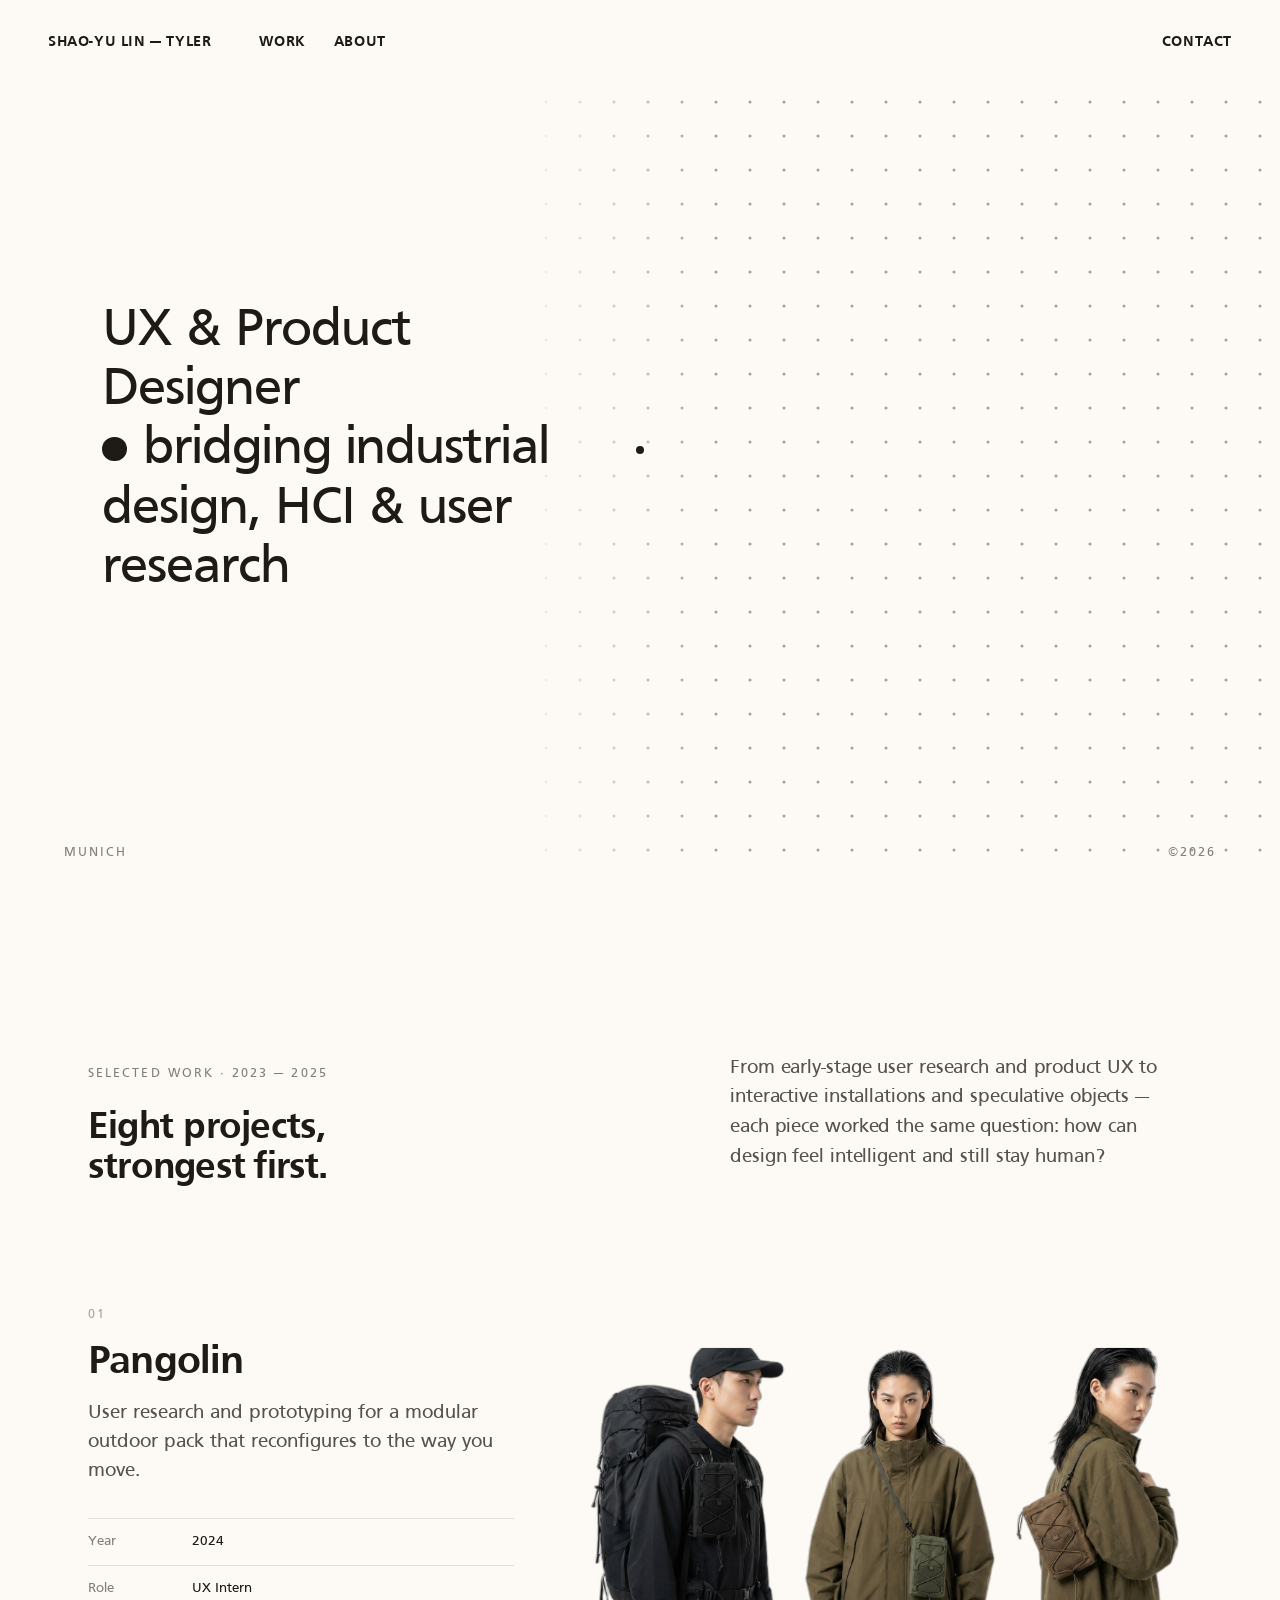
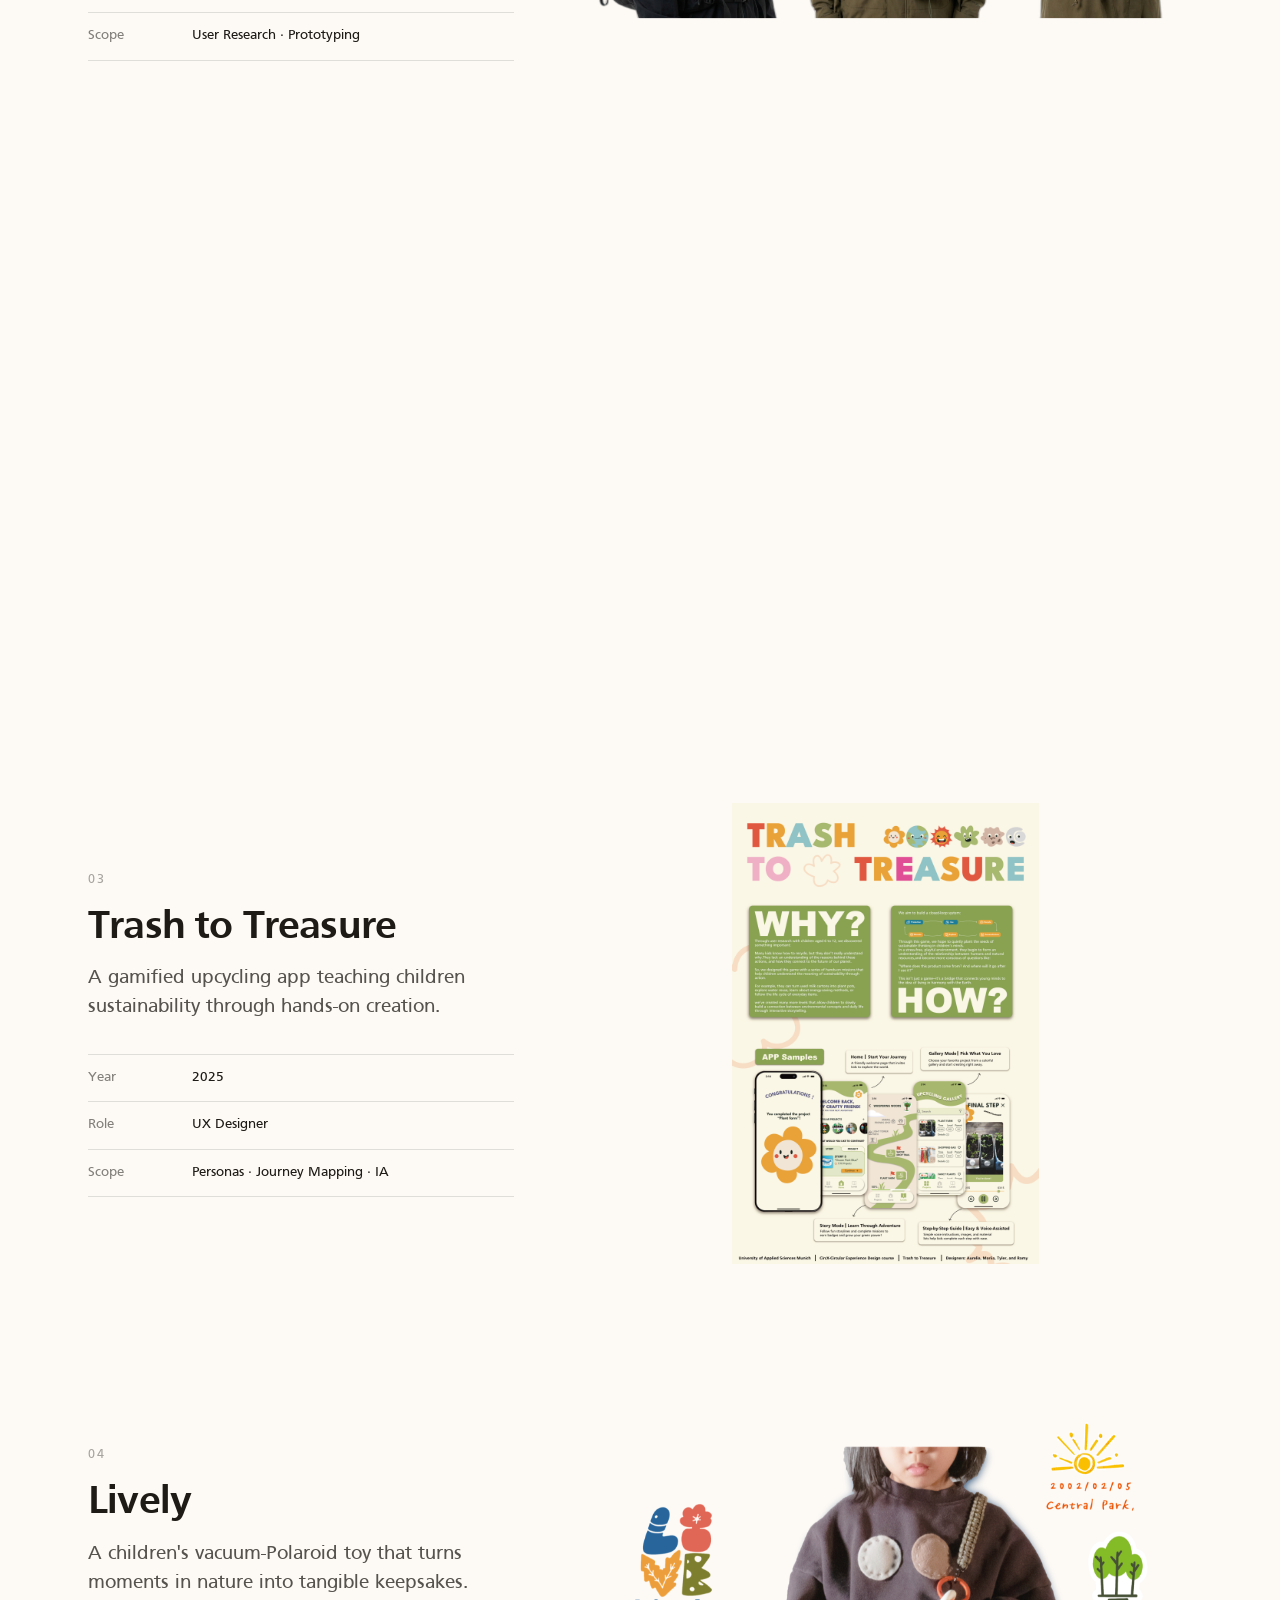
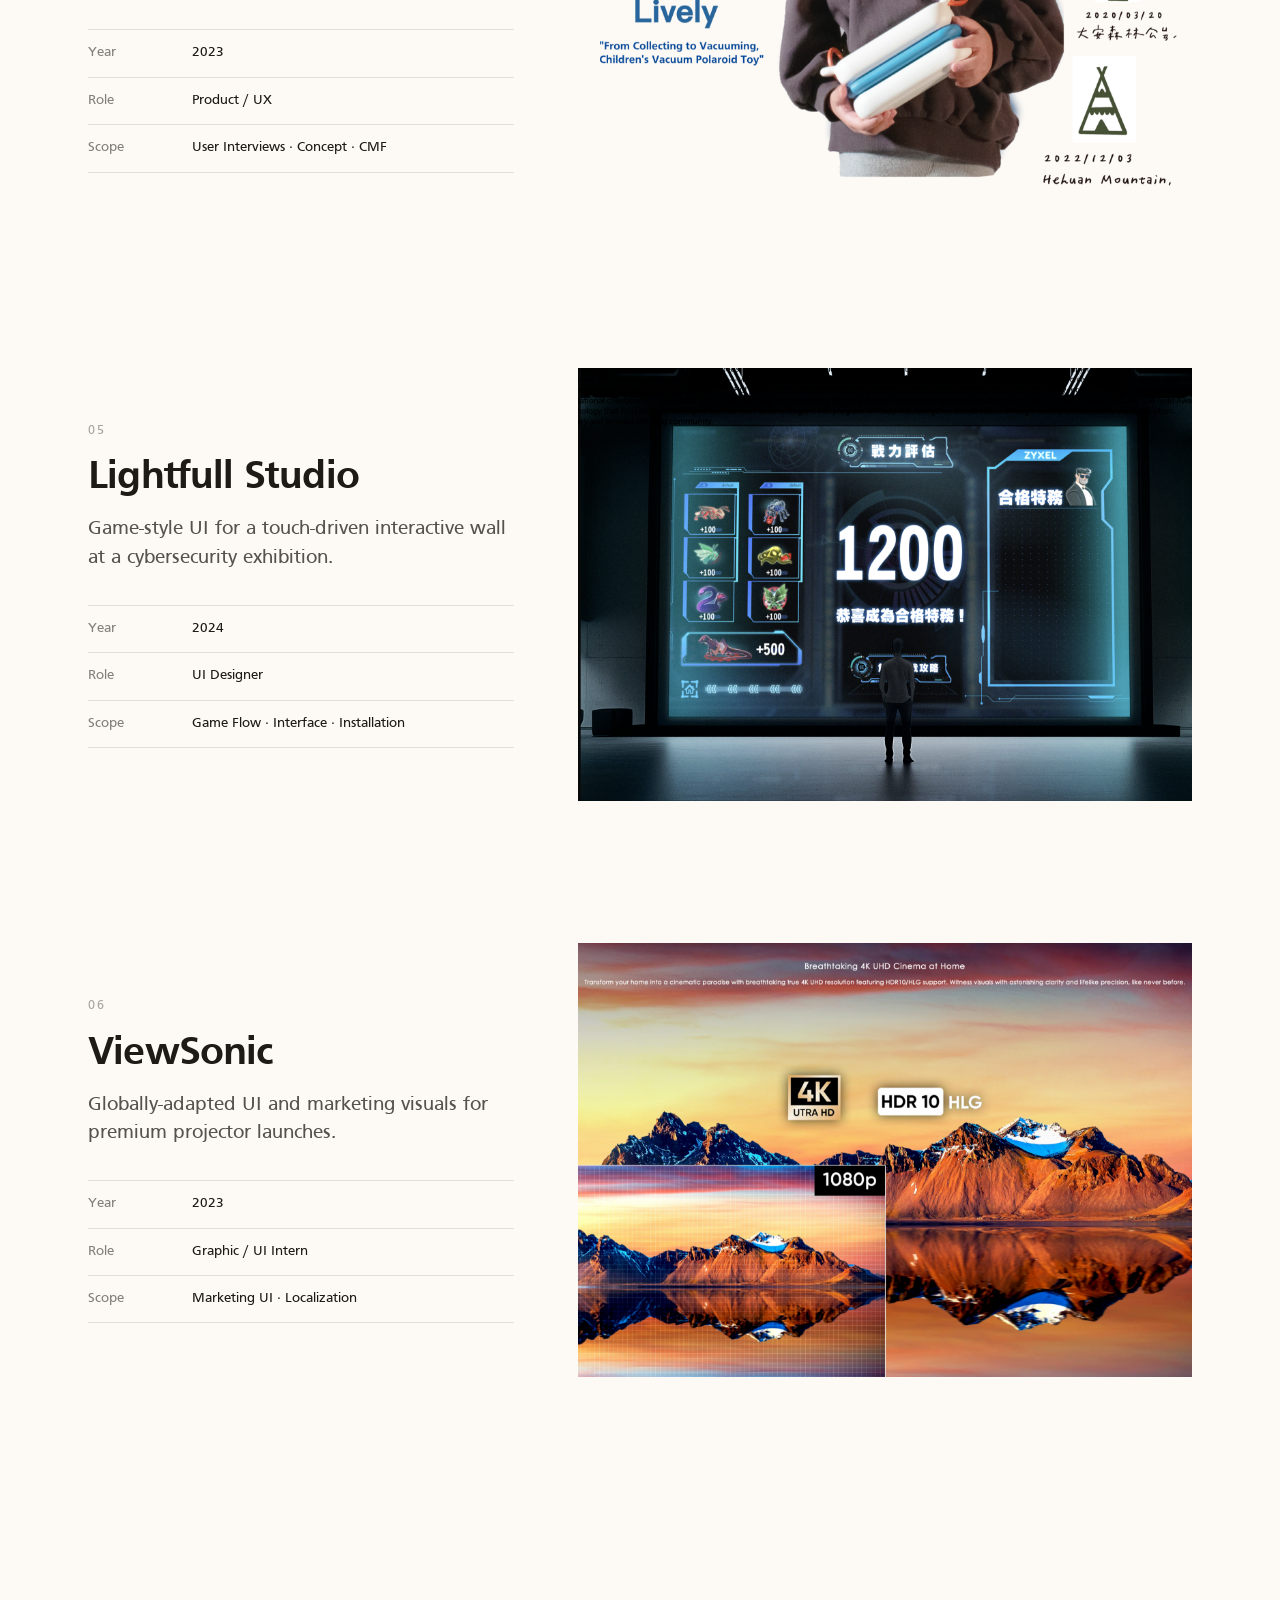
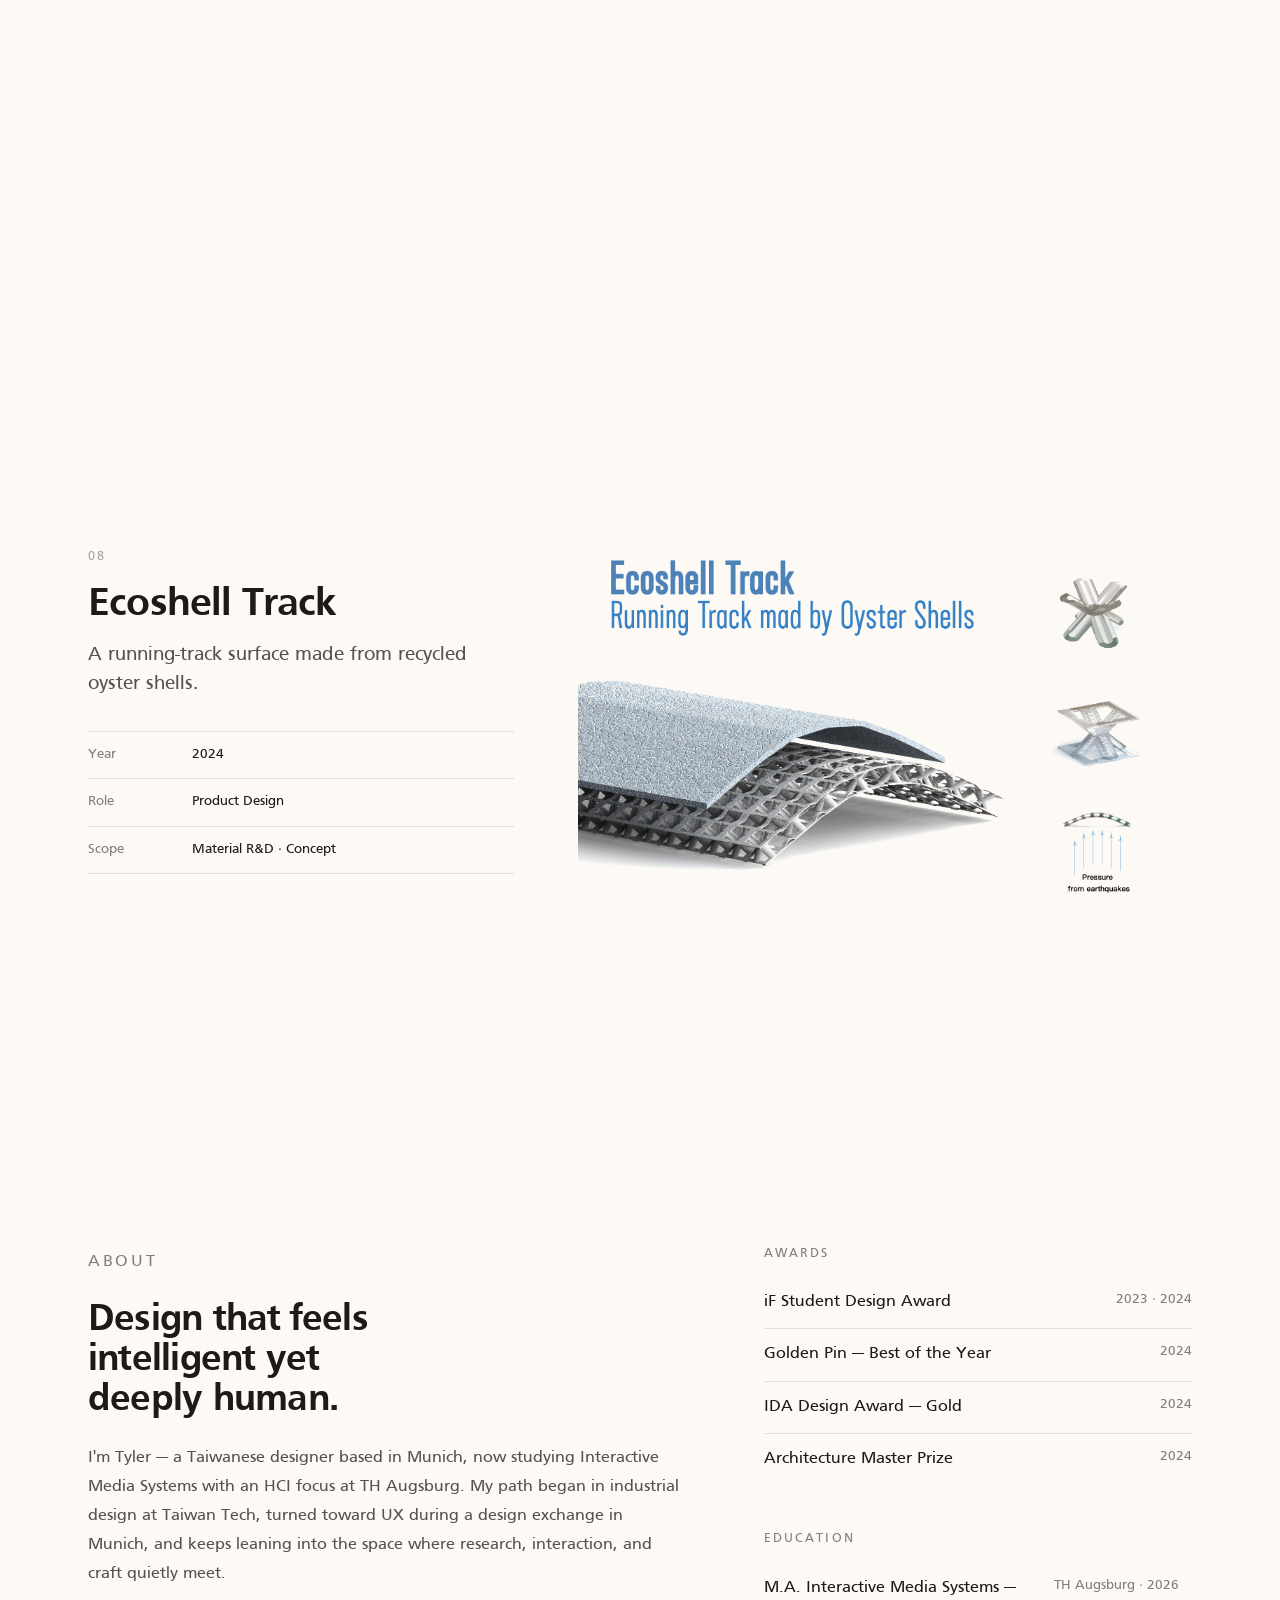
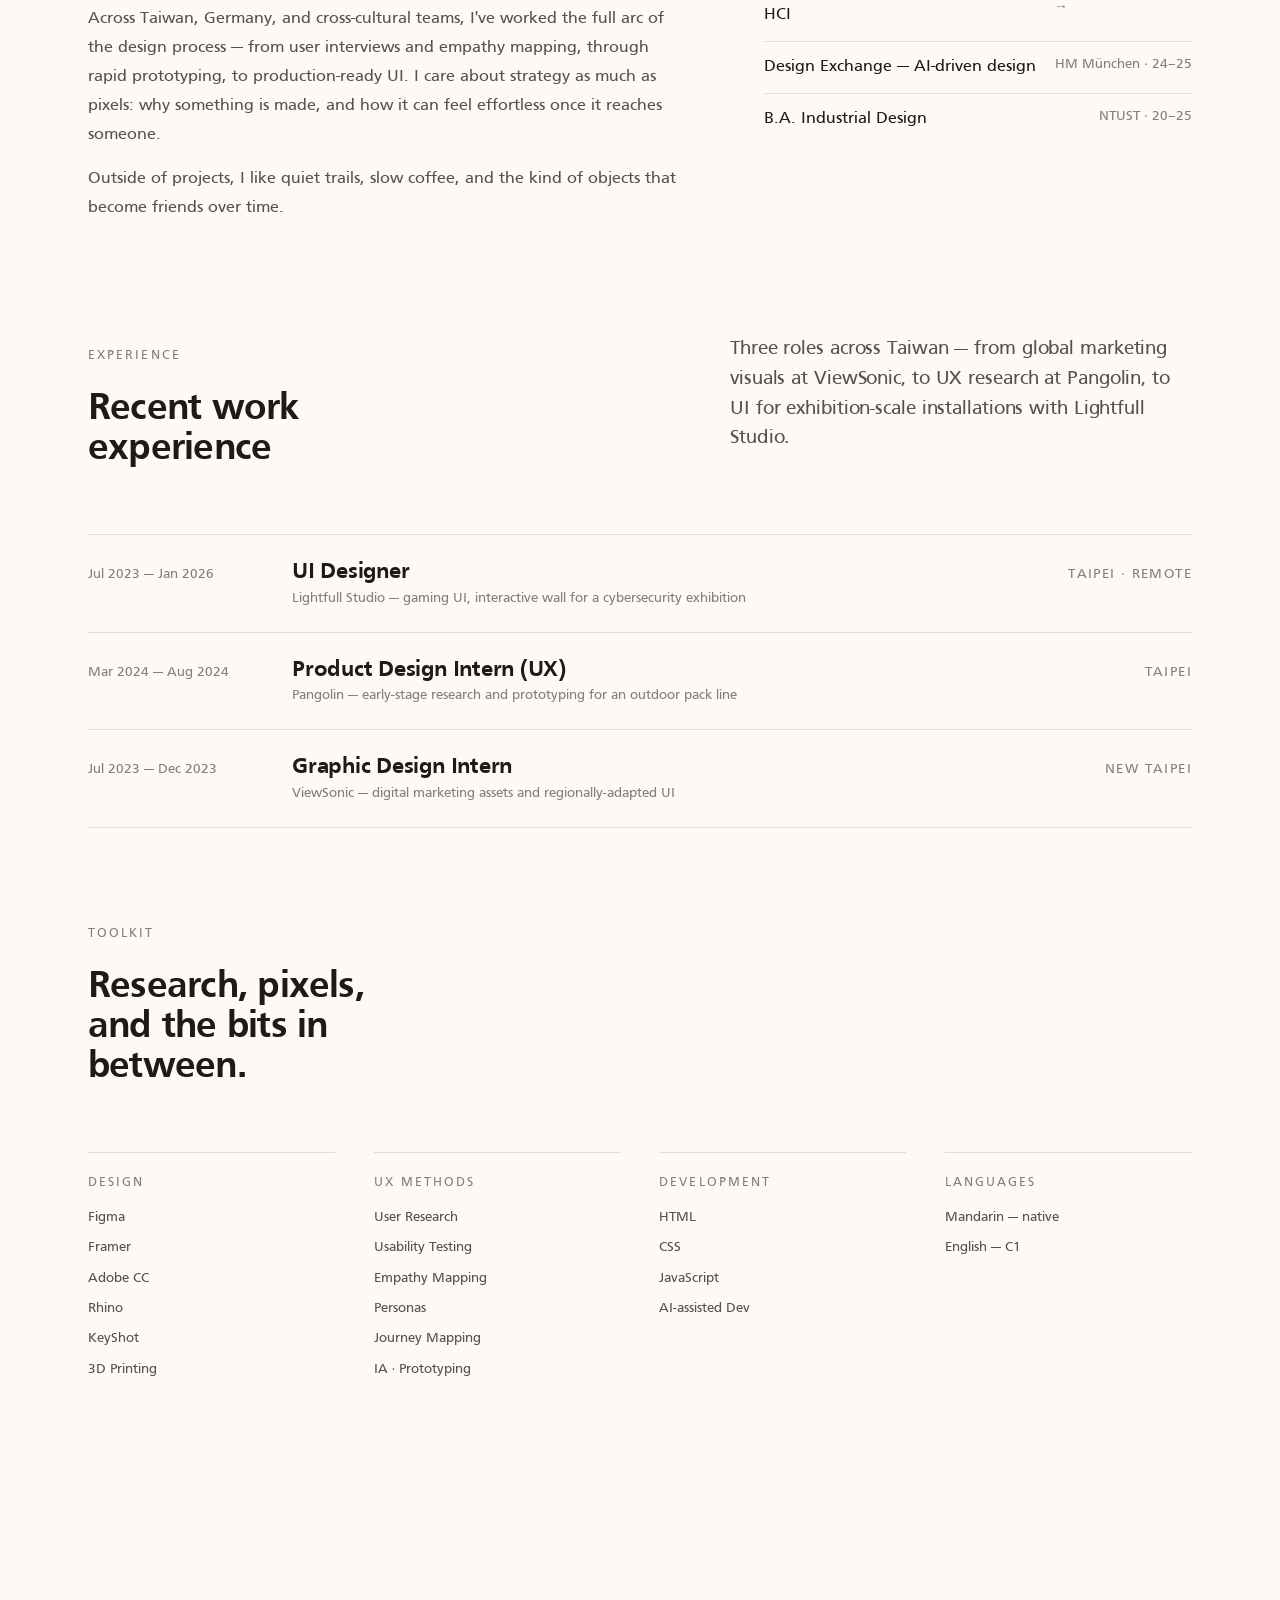
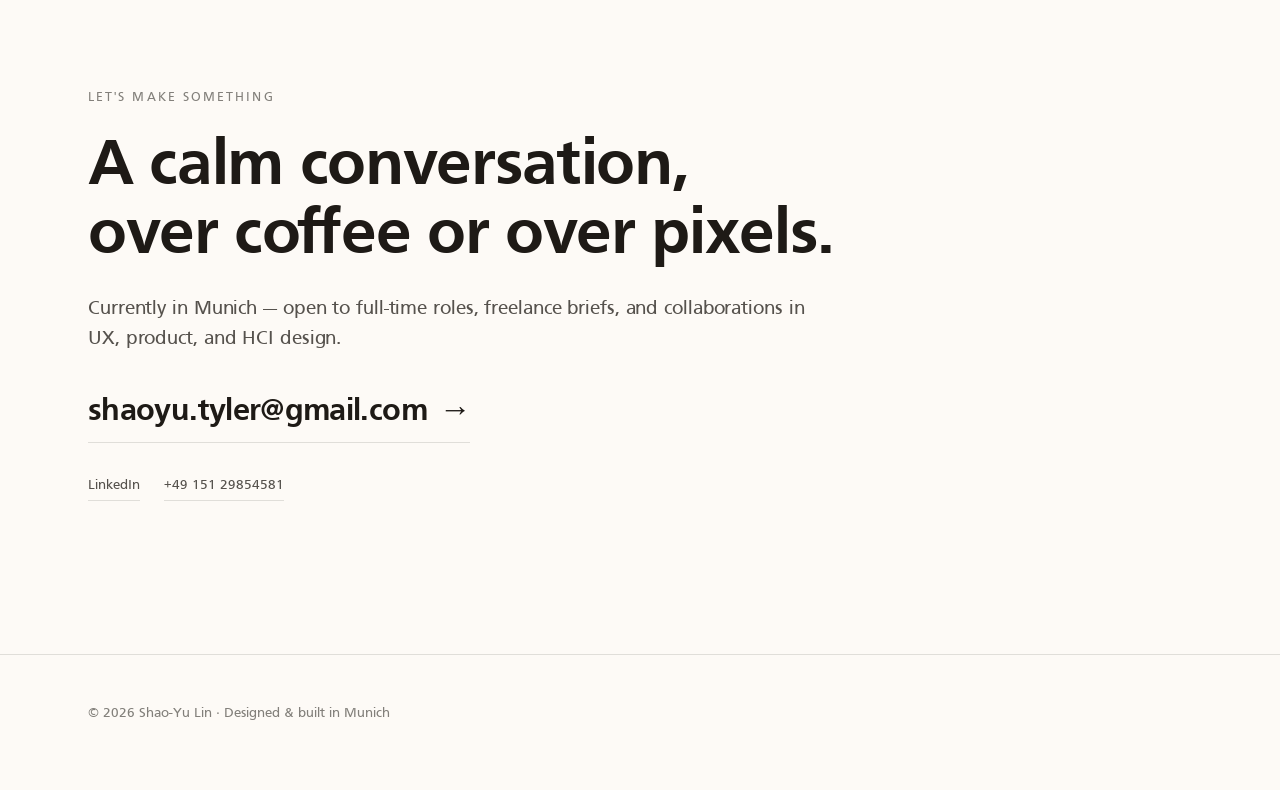
<file: index.html>
<!DOCTYPE html>
<html lang="en">
<head>
  <meta charset="UTF-8" />
  <meta name="viewport" content="width=device-width, initial-scale=1.0" />
  <title>Shao-Yu Lin — UX & Product Designer</title>
  <meta name="description" content="Portfolio of Shao-Yu Lin (Tyler) — UX & product designer based in Munich, bridging industrial design, HCI, and user research." />
  <link rel="stylesheet" href="assets/css/styles.css" />
</head>
<body>
  <div class="cursor" aria-hidden="true"><div class="cursor__inner"><span class="cursor__label">↗</span></div></div>

  <!-- Nav -->
  <nav class="nav">
    <a href="#top" class="nav__brand">Shao-Yu Lin — Tyler</a>
    <div class="nav__links">
      <a href="#work">Work</a>
      <a href="#about">About</a>
    </div>
    <a href="#contact" class="nav__contact">Contact</a>
  </nav>

  <main id="top">
    <!-- Hero -->
    <section class="hero">
      <canvas class="hero__particles" aria-hidden="true"></canvas>
      <h1 class="hero__statement reveal">UX &amp; Product Designer<br /><span class="hero__dot" aria-hidden="true"></span>bridging industrial design, HCI &amp; user research</h1>
      <span class="hero__corner hero__corner--left">Munich</span>
      <span class="hero__corner hero__corner--right">©2026</span>
    </section>

    <!-- Work -->
    <section class="section" id="work">
      <div class="wrap">
        <header class="section__head reveal">
          <div>
            <p class="eyebrow">Selected Work · 2023 — 2025</p>
            <h2>Eight projects,<br />strongest first.</h2>
          </div>
          <p class="lede">
            From early-stage user research and product UX to interactive installations and speculative objects — each piece worked the same question: how can design feel intelligent and still stay human?
          </p>
        </header>

        <div class="work-list">

          <a class="work-item reveal" href="projects/pangolin.html" data-cursor="view">
            <div class="work-item__info">
              <p class="work-item__index">01</p>
              <h3 class="work-item__name">Pangolin</h3>
              <p class="work-item__desc">User research and prototyping for a modular outdoor pack that reconfigures to the way you move.</p>
              <dl class="work-item__specs">
                <div><dt>Year</dt><dd>2024</dd></div>
                <div><dt>Role</dt><dd>UX Intern</dd></div>
                <div><dt>Scope</dt><dd>User Research · Prototyping</dd></div>
              </dl>
            </div>
            <div class="work-item__media">
              <img src="assets/images/projects/pangolin/cover.png" alt="Pangolin — modular outdoor pack UX research" loading="lazy" />
            </div>
          </a>

          <a class="work-item reveal" href="projects/hikari.html" data-cursor="view">
            <div class="work-item__info">
              <p class="work-item__index">02</p>
              <h3 class="work-item__name">Hikari</h3>
              <p class="work-item__desc">A biometric smart-ring service turning Gen Z stress into self-awareness and healthier habits.</p>
              <dl class="work-item__specs">
                <div><dt>Year</dt><dd>2025</dd></div>
                <div><dt>Role</dt><dd>Research · Industrial Design</dd></div>
                <div><dt>Scope</dt><dd>Research · Service Design · Hi-fi Prototype</dd></div>
              </dl>
            </div>
            <div class="work-item__media">
              <img src="assets/images/projects/hikari/cover.png" alt="Hikari — stress-relief smart-ring service for Gen Z" loading="lazy" />
            </div>
          </a>

          <a class="work-item reveal" href="projects/trash-to-treasure.html" data-cursor="view">
            <div class="work-item__info">
              <p class="work-item__index">03</p>
              <h3 class="work-item__name">Trash to Treasure</h3>
              <p class="work-item__desc">A gamified upcycling app teaching children sustainability through hands-on creation.</p>
              <dl class="work-item__specs">
                <div><dt>Year</dt><dd>2025</dd></div>
                <div><dt>Role</dt><dd>UX Designer</dd></div>
                <div><dt>Scope</dt><dd>Personas · Journey Mapping · IA</dd></div>
              </dl>
            </div>
            <div class="work-item__media">
              <img src="assets/images/projects/trash-to-treasure/cover.png" alt="Trash to Treasure — children's upcycling app" loading="lazy" />
            </div>
          </a>

          <a class="work-item reveal" href="projects/lively.html" data-cursor="view">
            <div class="work-item__info">
              <p class="work-item__index">04</p>
              <h3 class="work-item__name">Lively</h3>
              <p class="work-item__desc">A children's vacuum-Polaroid toy that turns moments in nature into tangible keepsakes.</p>
              <dl class="work-item__specs">
                <div><dt>Year</dt><dd>2023</dd></div>
                <div><dt>Role</dt><dd>Product / UX</dd></div>
                <div><dt>Scope</dt><dd>User Interviews · Concept · CMF</dd></div>
              </dl>
            </div>
            <div class="work-item__media">
              <img src="assets/images/projects/lively/cover.png" alt="Lively — children's vacuum-Polaroid toy" loading="lazy" />
            </div>
          </a>

          <a class="work-item reveal" href="projects/lightfull.html" data-cursor="view">
            <div class="work-item__info">
              <p class="work-item__index">05</p>
              <h3 class="work-item__name">Lightfull Studio</h3>
              <p class="work-item__desc">Game-style UI for a touch-driven interactive wall at a cybersecurity exhibition.</p>
              <dl class="work-item__specs">
                <div><dt>Year</dt><dd>2024</dd></div>
                <div><dt>Role</dt><dd>UI Designer</dd></div>
                <div><dt>Scope</dt><dd>Game Flow · Interface · Installation</dd></div>
              </dl>
            </div>
            <div class="work-item__media">
              <img src="assets/images/projects/lightfull/cover.png" alt="Lightfull Studio — interactive cybersecurity wall" loading="lazy" />
            </div>
          </a>

          <a class="work-item reveal" href="projects/viewsonic.html" data-cursor="view">
            <div class="work-item__info">
              <p class="work-item__index">06</p>
              <h3 class="work-item__name">ViewSonic</h3>
              <p class="work-item__desc">Globally-adapted UI and marketing visuals for premium projector launches.</p>
              <dl class="work-item__specs">
                <div><dt>Year</dt><dd>2023</dd></div>
                <div><dt>Role</dt><dd>Graphic / UI Intern</dd></div>
                <div><dt>Scope</dt><dd>Marketing UI · Localization</dd></div>
              </dl>
            </div>
            <div class="work-item__media">
              <img src="assets/images/projects/viewsonic/cover.png" alt="ViewSonic — globally-adapted marketing UI" loading="lazy" />
            </div>
          </a>

          <a class="work-item reveal" href="projects/ecotrapod.html" data-cursor="view">
            <div class="work-item__info">
              <p class="work-item__index">07</p>
              <h3 class="work-item__name">Ecotrapod</h3>
              <p class="work-item__desc">A coastal-regeneration module merging wave dissipation with the aesthetics of ocean sustainability.</p>
              <dl class="work-item__specs">
                <div><dt>Year</dt><dd>2024</dd></div>
                <div><dt>Role</dt><dd>Product Design</dd></div>
                <div><dt>Scope</dt><dd>Concept · Sustainability · CMF</dd></div>
              </dl>
            </div>
            <div class="work-item__media">
              <img src="assets/images/projects/ecotrapod/cover.png" alt="Ecotrapod — coastal regeneration module" loading="lazy" />
            </div>
          </a>

          <a class="work-item reveal" href="projects/ecoshell-track.html" data-cursor="view">
            <div class="work-item__info">
              <p class="work-item__index">08</p>
              <h3 class="work-item__name">Ecoshell Track</h3>
              <p class="work-item__desc">A running-track surface made from recycled oyster shells.</p>
              <dl class="work-item__specs">
                <div><dt>Year</dt><dd>2024</dd></div>
                <div><dt>Role</dt><dd>Product Design</dd></div>
                <div><dt>Scope</dt><dd>Material R&amp;D · Concept</dd></div>
              </dl>
            </div>
            <div class="work-item__media">
              <img src="assets/images/projects/ecoshell-track/cover.png" alt="Ecoshell Track — running track from recycled oyster shells" loading="lazy" />
            </div>
          </a>

        </div>
      </div>
    </section>

    <!-- About + Awards -->
    <section class="section" id="about">
      <div class="wrap">
        <div class="about">
          <div class="about__text reveal">
            <p class="eyebrow">About</p>
            <h2>Design that feels intelligent yet deeply human.</h2>
            <p>
              I'm Tyler — a Taiwanese designer based in Munich, now studying Interactive Media Systems with an HCI focus at TH Augsburg. My path began in industrial design at Taiwan Tech, turned toward UX during a design exchange in Munich, and keeps leaning into the space where research, interaction, and craft quietly meet.
            </p>
            <p>
              Across Taiwan, Germany, and cross-cultural teams, I've worked the full arc of the design process — from user interviews and empathy mapping, through rapid prototyping, to production-ready UI. I care about strategy as much as pixels: why something is made, and how it can feel effortless once it reaches someone.
            </p>
            <p>
              Outside of projects, I like quiet trails, slow coffee, and the kind of objects that become friends over time.
            </p>
          </div>

          <aside class="about__side">
            <div class="awards reveal" data-delay="1">
              <h3>Awards</h3>
              <ul>
                <li>iF Student Design Award <span>2023 · 2024</span></li>
                <li>Golden Pin — Best of the Year <span>2024</span></li>
                <li>IDA Design Award — Gold <span>2024</span></li>
                <li>Architecture Master Prize <span>2024</span></li>
              </ul>
            </div>

            <div class="awards reveal" data-delay="2">
              <h3>Education</h3>
              <ul>
                <li>M.A. Interactive Media Systems — HCI <span>TH Augsburg · 2026 →</span></li>
                <li>Design Exchange — AI-driven design <span>HM München · 24–25</span></li>
                <li>B.A. Industrial Design <span>NTUST · 20–25</span></li>
              </ul>
            </div>
          </aside>
        </div>

        <!-- Experience -->
        <header class="section__head reveal" style="margin-top: var(--space-4xl);">
          <div>
            <p class="eyebrow">Experience</p>
            <h2>Recent work experience</h2>
          </div>
          <p class="lede">
            Three roles across Taiwan — from global marketing visuals at ViewSonic, to UX research at Pangolin, to UI for exhibition-scale installations with Lightfull Studio.
          </p>
        </header>

        <div class="exp">
          <div class="exp-row reveal">
            <div class="exp-row__time">Jul 2023 — Jan 2026</div>
            <div class="exp-row__role">
              UI Designer
              <small>Lightfull Studio — gaming UI, interactive wall for a cybersecurity exhibition</small>
            </div>
            <div class="exp-row__place">Taipei · Remote</div>
          </div>
          <div class="exp-row reveal" data-delay="1">
            <div class="exp-row__time">Mar 2024 — Aug 2024</div>
            <div class="exp-row__role">
              Product Design Intern (UX)
              <small>Pangolin — early-stage research and prototyping for an outdoor pack line</small>
            </div>
            <div class="exp-row__place">Taipei</div>
          </div>
          <div class="exp-row reveal" data-delay="2">
            <div class="exp-row__time">Jul 2023 — Dec 2023</div>
            <div class="exp-row__role">
              Graphic Design Intern
              <small>ViewSonic — digital marketing assets and regionally-adapted UI</small>
            </div>
            <div class="exp-row__place">New Taipei</div>
          </div>
        </div>

        <!-- Skills -->
        <header class="section__head reveal" style="margin-top: var(--space-4xl);">
          <div>
            <p class="eyebrow">Toolkit</p>
            <h2>Research, pixels,<br />and the bits in between.</h2>
          </div>
        </header>

        <div class="skills">
          <div class="skill-card reveal">
            <h3>Design</h3>
            <ul>
              <li>Figma</li><li>Framer</li><li>Adobe CC</li><li>Rhino</li><li>KeyShot</li><li>3D Printing</li>
            </ul>
          </div>
          <div class="skill-card reveal" data-delay="1">
            <h3>UX Methods</h3>
            <ul>
              <li>User Research</li><li>Usability Testing</li><li>Empathy Mapping</li><li>Personas</li><li>Journey Mapping</li><li>IA · Prototyping</li>
            </ul>
          </div>
          <div class="skill-card reveal" data-delay="2">
            <h3>Development</h3>
            <ul>
              <li>HTML</li><li>CSS</li><li>JavaScript</li><li>AI-assisted Dev</li>
            </ul>
          </div>
          <div class="skill-card reveal" data-delay="3">
            <h3>Languages</h3>
            <ul>
              <li>Mandarin — native</li><li>English — C1</li>
            </ul>
          </div>
        </div>
      </div>
    </section>

    <!-- Contact -->
    <section class="section" id="contact">
      <div class="wrap">
        <div class="contact reveal">
          <p class="eyebrow">Let's make something</p>
          <h2>A calm conversation,<br />over coffee or over pixels.</h2>
          <p class="lede">
            Currently in Munich — open to full-time roles, freelance briefs, and collaborations in UX, product, and HCI design.
          </p>
          <a href="mailto:shaoyu.tyler@gmail.com" class="contact__email" data-copy-email="shaoyu.tyler@gmail.com">
            shaoyu.tyler@gmail.com <span aria-hidden="true">→</span>
          </a>
          <div class="contact__links">
            <a href="https://www.linkedin.com/in/shao-yu-lin-tyler25" target="_blank" rel="noopener">LinkedIn</a>
            <a href="tel:+4915129854581">+49 151 29854581</a>
          </div>
        </div>
      </div>
    </section>

    <footer class="footer">
      <div class="wrap">© 2026 Shao-Yu Lin · Designed &amp; built in Munich</div>
    </footer>
  </main>

  <script src="assets/js/main.js"></script>
</body>
</html>
</file>
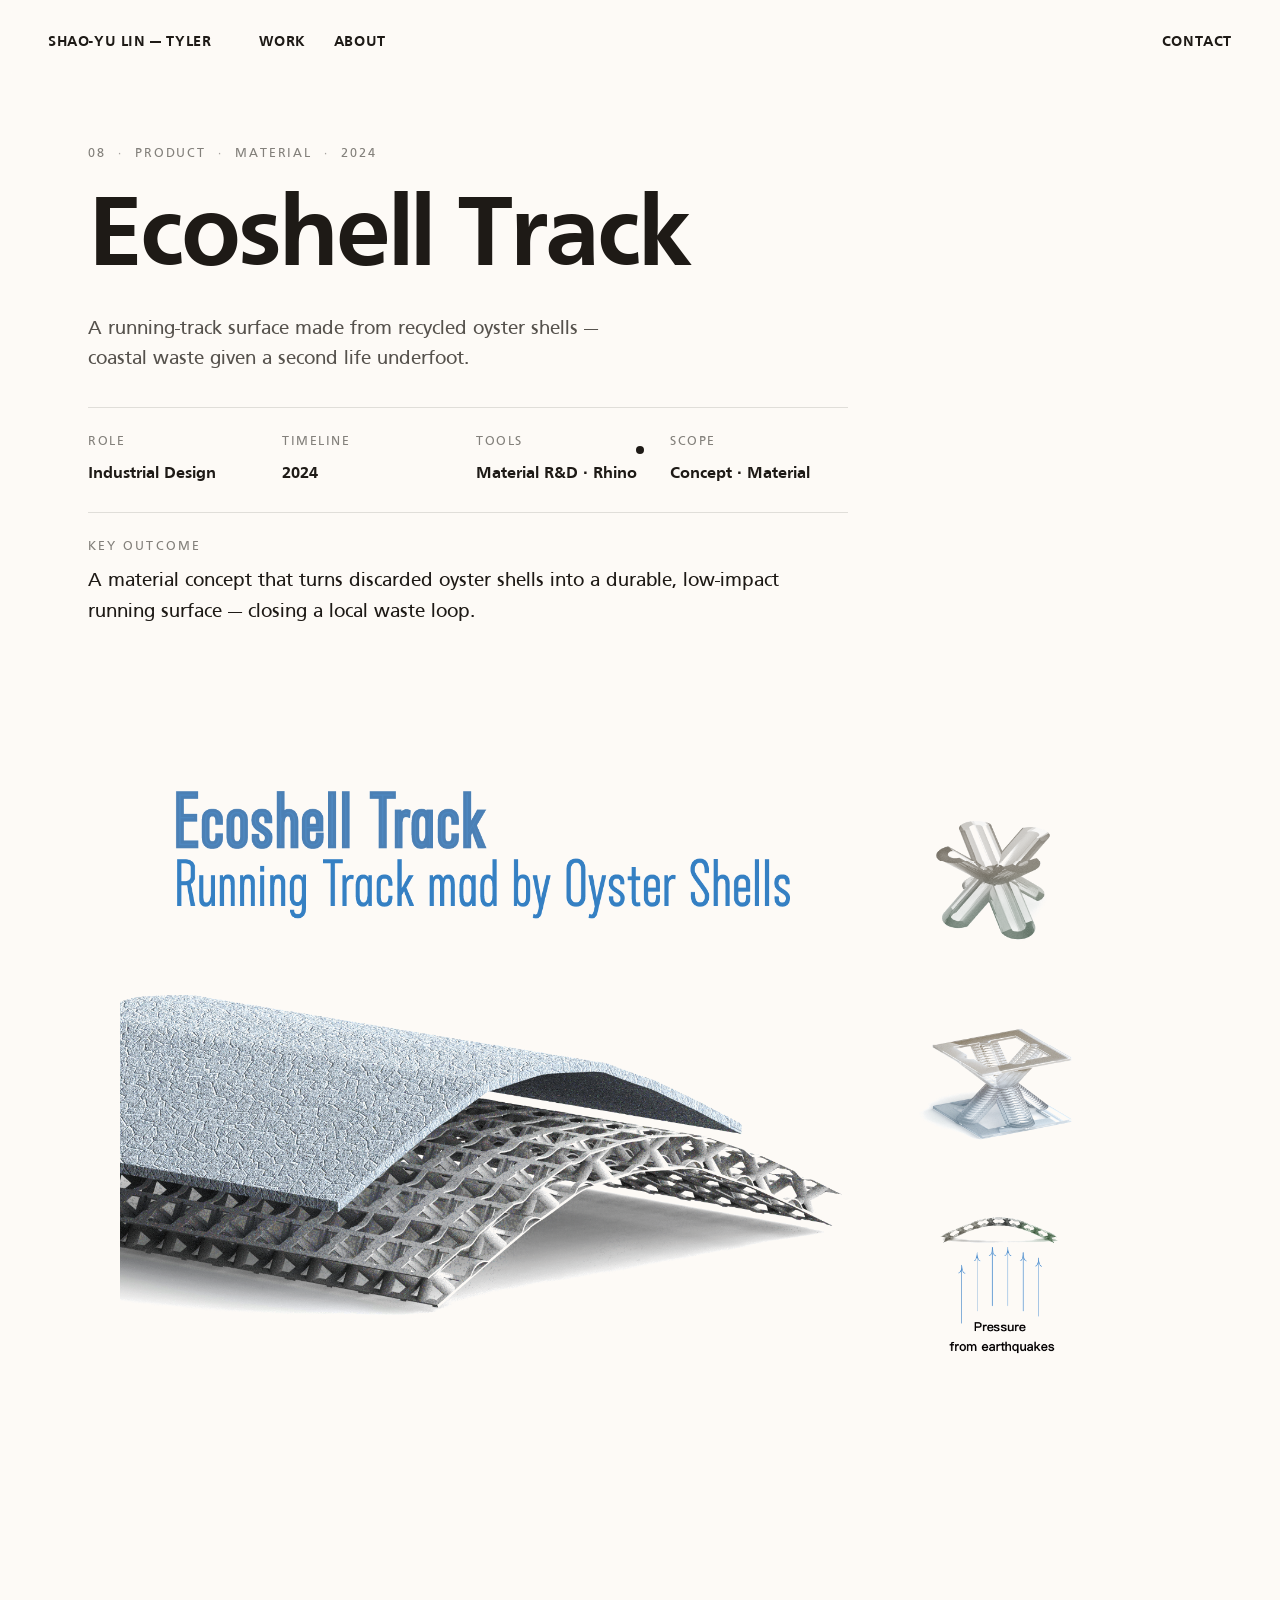
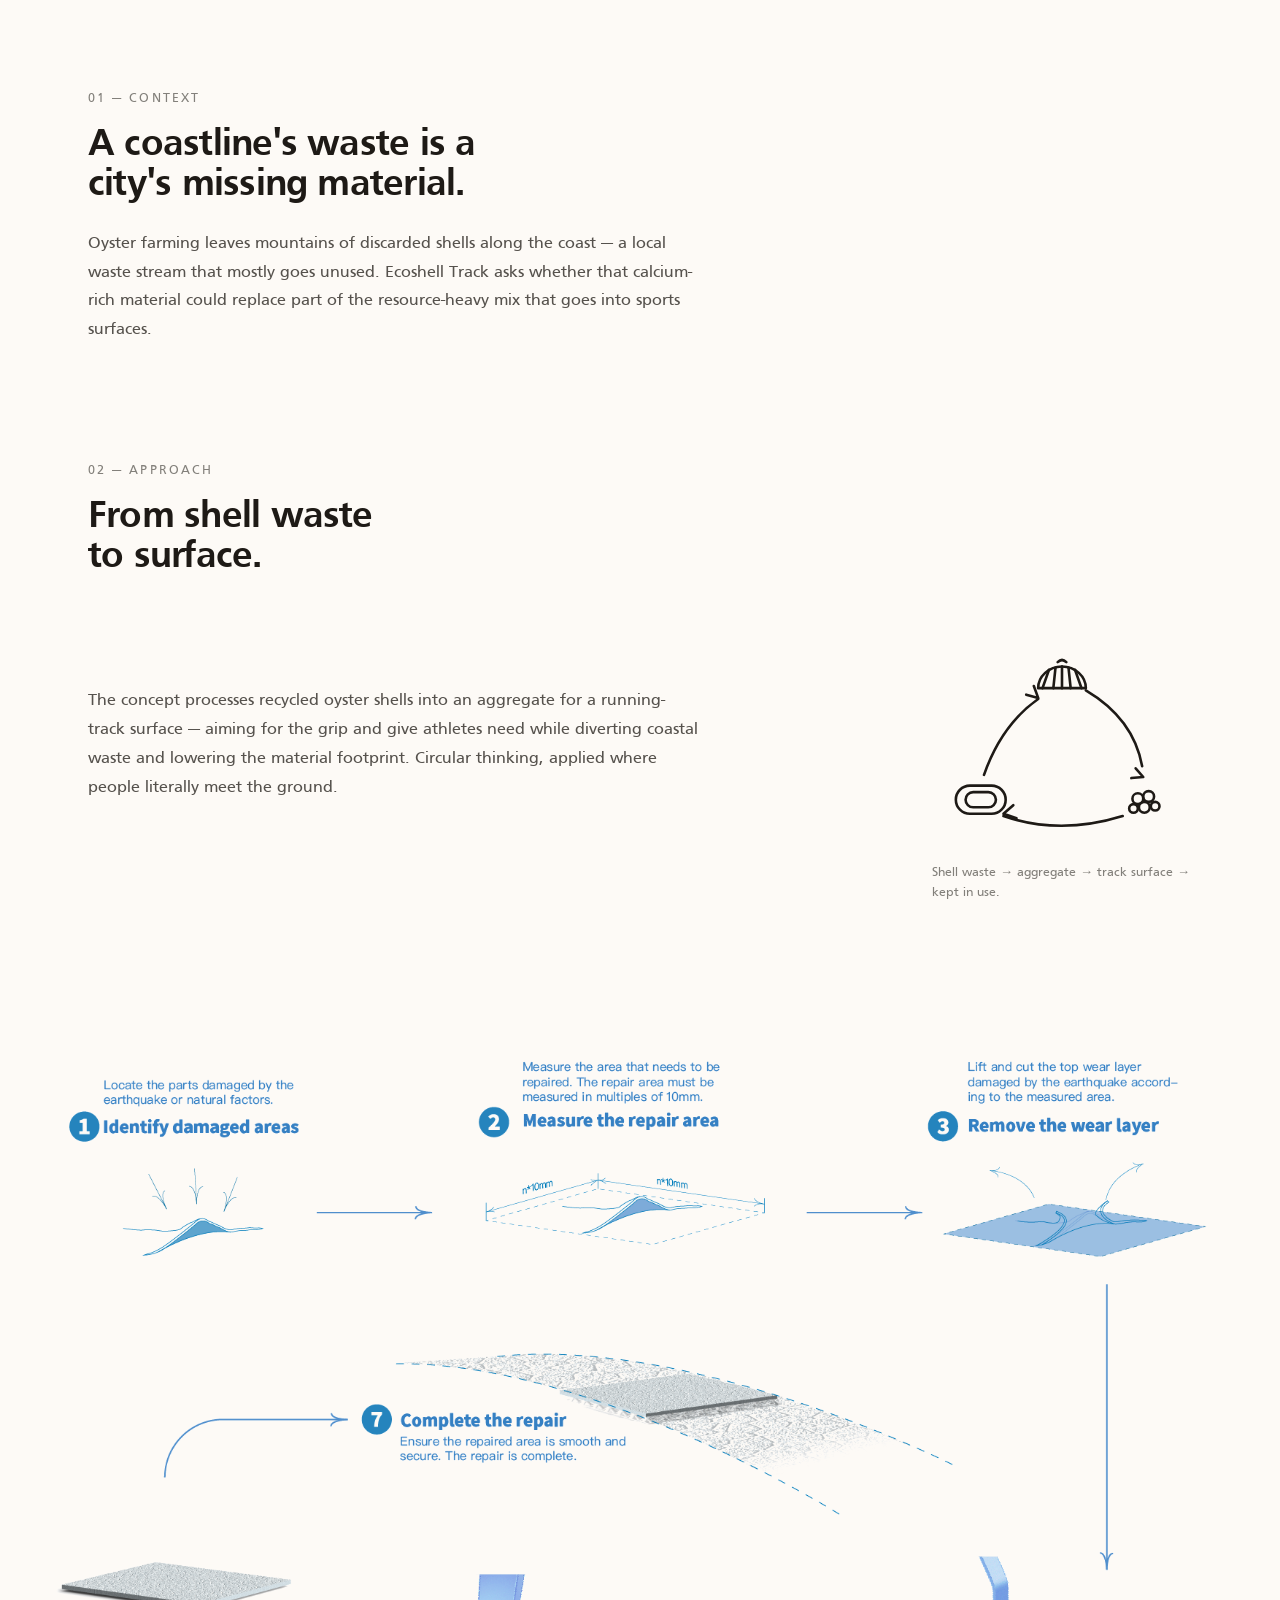
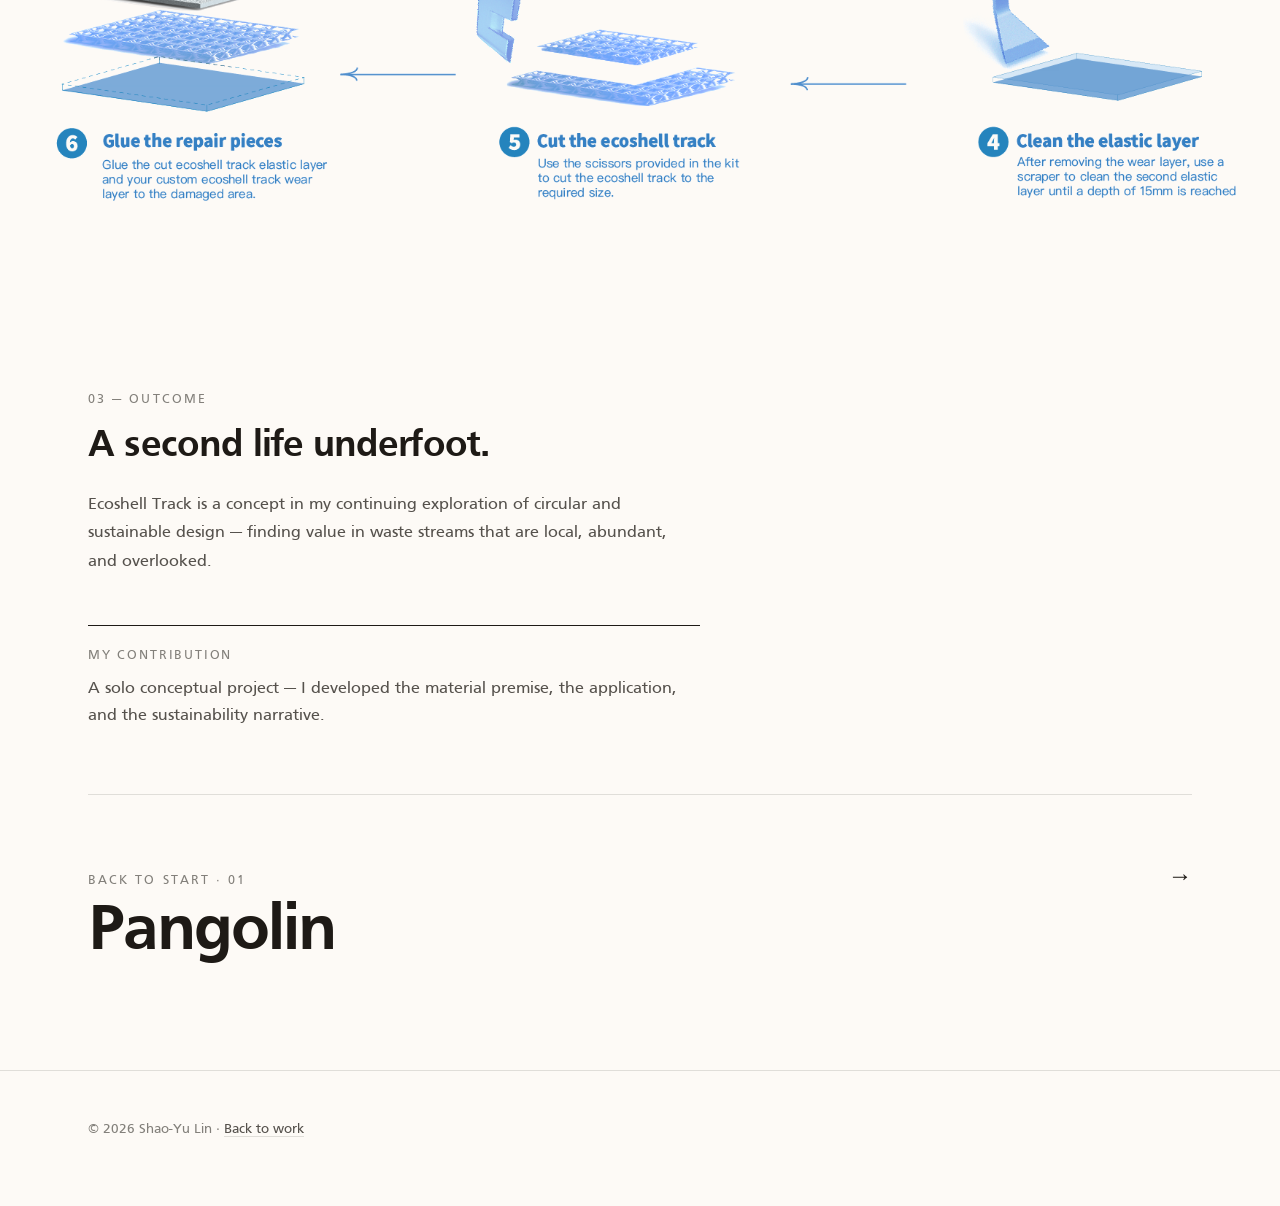
<file: projects/ecoshell-track.html>
<!DOCTYPE html>
<html lang="en">
<head>
  <meta charset="UTF-8" />
  <meta name="viewport" content="width=device-width, initial-scale=1.0" />
  <title>Ecoshell Track · Shao-Yu Lin</title>
  <meta name="description" content="A running-track surface made from recycled oyster shells — turning coastal waste into a material with a second life." />
  <link rel="stylesheet" href="../assets/css/styles.css" />
</head>
<body>
  <div class="cursor" aria-hidden="true"><div class="cursor__inner"><span class="cursor__label">↗</span></div></div>

  <nav class="nav">
    <a href="../index.html" class="nav__brand">Shao-Yu Lin — Tyler</a>
    <div class="nav__links">
      <a href="../index.html#work">Work</a>
      <a href="../index.html#about">About</a>
    </div>
    <a href="../index.html#contact" class="nav__contact">Contact</a>
  </nav>

  <main id="top">
    <!-- Snapshot -->
    <section class="project-hero">
      <div class="wrap">
        <div class="project-hero__card reveal">
          <div class="project-hero__eyebrow">
            <span>08</span><span>Product</span><span>Material</span><span>2024</span>
          </div>
          <h1 class="project-hero__title">Ecoshell Track</h1>
          <p class="project-hero__lede">
            A running-track surface made from recycled oyster shells — coastal waste given a second life underfoot.
          </p>
          <dl class="meta-grid">
            <div><dt>Role</dt><dd>Industrial Design</dd></div>
            <div><dt>Timeline</dt><dd>2024</dd></div>
            <div><dt>Tools</dt><dd>Material R&amp;D · Rhino</dd></div>
            <div><dt>Scope</dt><dd>Concept · Material</dd></div>
          </dl>
          <div class="cs-outcome">
            <span class="cs-outcome__label">Key outcome</span>
            <p class="cs-outcome__text">A material concept that turns discarded oyster shells into a durable, low-impact running surface — closing a local waste loop.</p>
          </div>
        </div>

        <div class="project-hero__img reveal">
          <img src="../assets/images/projects/ecoshell-track/cover.png" alt="Ecoshell Track — running surface from recycled oyster shells" />
        </div>
      </div>
    </section>

    <section class="project-body">
      <div class="wrap">

        <div class="cs-section reveal">
          <span class="section-label">01 — Context</span>
          <h2 class="project-heading">A coastline's waste is a city's missing material.</h2>
          <div class="project-text">
            <p>
              Oyster farming leaves mountains of discarded shells along the coast — a local waste stream that mostly goes unused. Ecoshell Track asks whether that calcium-rich material could replace part of the resource-heavy mix that goes into sports surfaces.
            </p>
          </div>
        </div>

        <div class="cs-section reveal">
          <span class="section-label">02 — Approach</span>
          <h2 class="project-heading">From shell waste to surface.</h2>
          <div class="text-chart">
            <div class="project-text">
              <p>
                The concept processes recycled oyster shells into an aggregate for a running-track surface — aiming for the grip and give athletes need while diverting coastal waste and lowering the material footprint. Circular thinking, applied where people literally meet the ground.
              </p>
            </div>
            <figure class="text-chart__viz">
              <svg viewBox="0 0 240 200" role="img" aria-hidden="true">
                <path d="M98 50 a22 20 0 0 1 44 0 z"/>
                <path d="M120 30 v20 M108 33 l-6 17 M132 33 l6 17 M114 31 l-2 19 M126 31 l2 19"/>
                <path d="M116 26 q4 -4 8 0"/>
                <circle cx="190" cy="152" r="5"/>
                <circle cx="200" cy="150" r="5"/>
                <circle cx="196" cy="160" r="5"/>
                <circle cx="206" cy="159" r="4"/>
                <circle cx="186" cy="161" r="4"/>
                <rect x="22" y="140" width="46" height="26" rx="13"/>
                <rect x="31" y="146" width="28" height="14" rx="7"/>
                <path d="M142 52 q44 26 52 70"/>
                <path d="M188 124 l7 8 l-11 1"/>
                <path d="M176 168 q-58 18 -110 0"/>
                <path d="M78 170 l-12 -4 l9 -8"/>
                <path d="M48 130 q16 -46 50 -70"/>
                <path d="M94 48 l4 11 l-11 -3"/>
              </svg>
              <figcaption>Shell waste → aggregate → track surface → kept in use.</figcaption>
            </figure>
          </div>

          <figure class="img-block img-block--full reveal">
            <img src="../assets/images/projects/ecoshell-track/04.png" alt="Ecoshell Track material and application" />
          </figure>
        </div>

        <div class="cs-section reveal">
          <span class="section-label">03 — Outcome</span>
          <h2 class="project-heading">A second life underfoot.</h2>
          <div class="project-text">
            <p>
              Ecoshell Track is a concept in my continuing exploration of circular and sustainable design — finding value in waste streams that are local, abundant, and overlooked.
            </p>
          </div>

          <div class="cs-contribution">
            <h4>My contribution</h4>
            <p>A solo conceptual project — I developed the material premise, the application, and the sustainability narrative.</p>
          </div>
        </div>

        <a href="pangolin.html" class="next-project reveal" data-cursor="view">
          <div>
            <div class="next-project__label">Back to start · 01</div>
            <h2 class="next-project__title">Pangolin</h2>
          </div>
          <div class="next-project__arrow">→</div>
        </a>

      </div>
    </section>

    <footer class="footer">
      <div class="wrap">© 2026 Shao-Yu Lin · <a href="../index.html">Back to work</a></div>
    </footer>
  </main>

  <script src="../assets/js/main.js"></script>
</body>
</html>
</file>
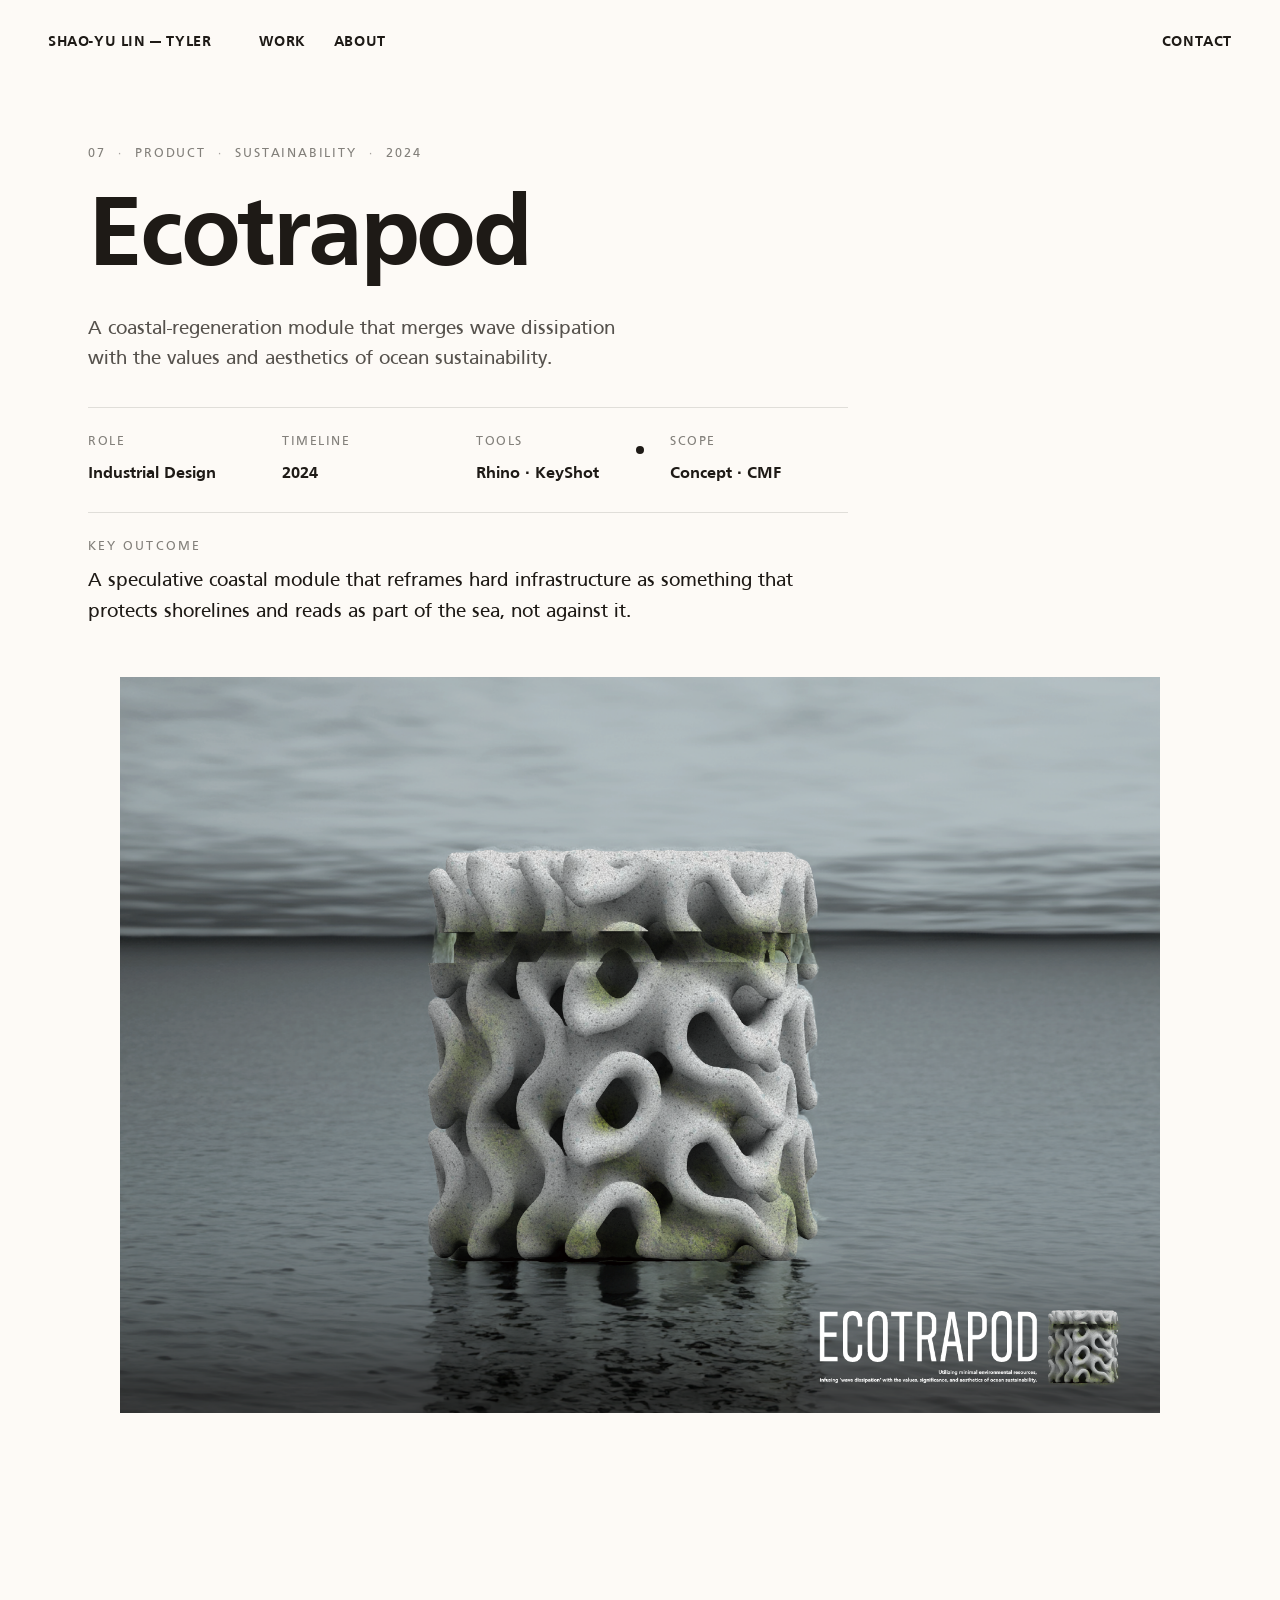
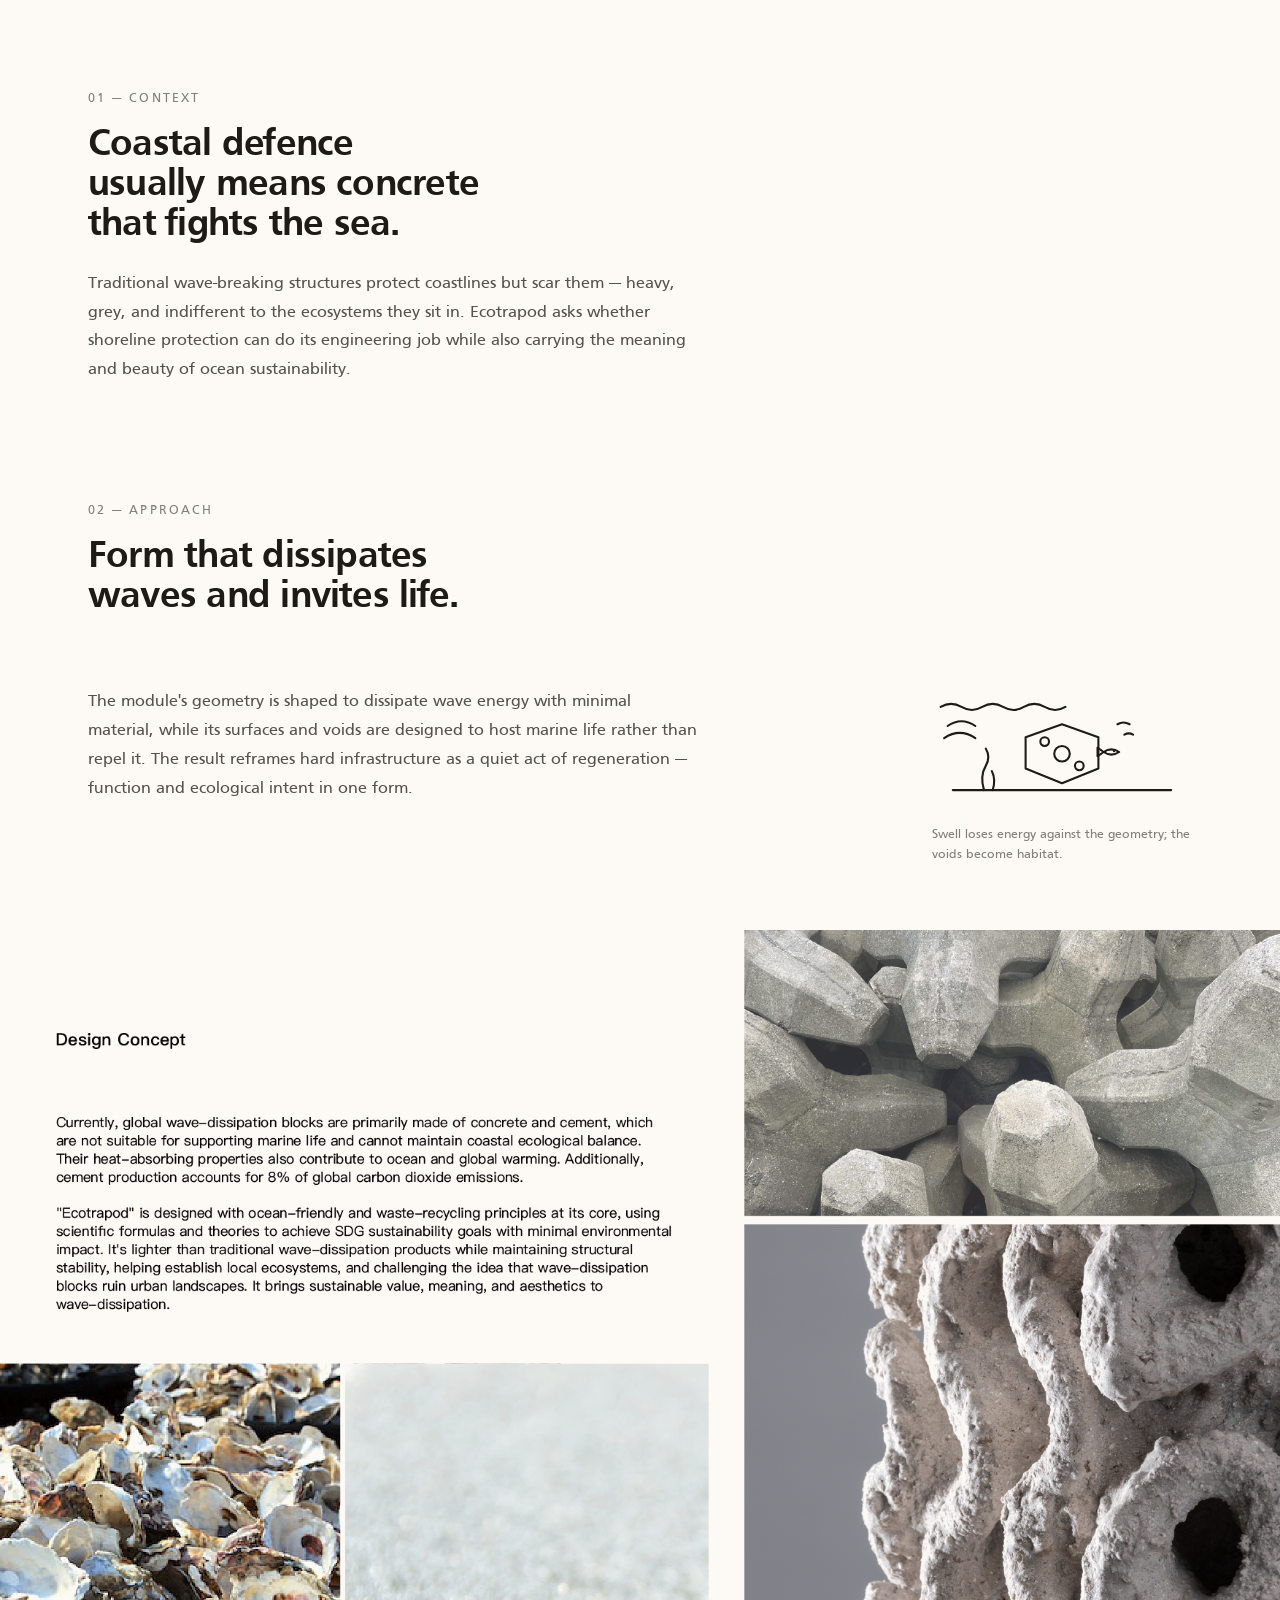
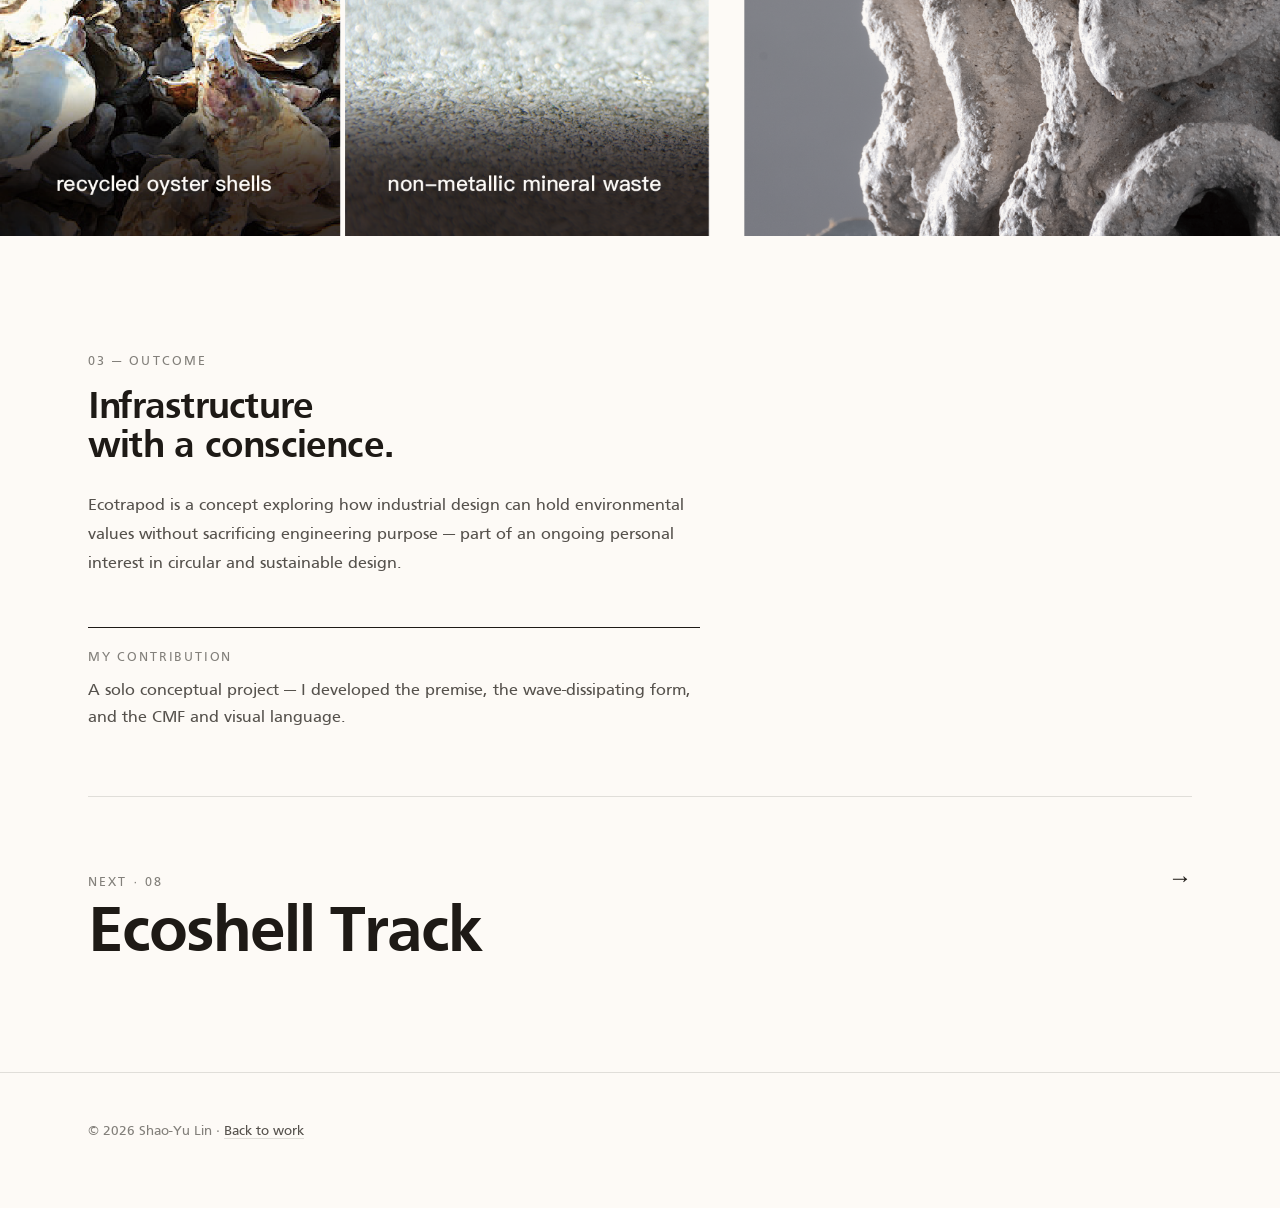
<file: projects/ecotrapod.html>
<!DOCTYPE html>
<html lang="en">
<head>
  <meta charset="UTF-8" />
  <meta name="viewport" content="width=device-width, initial-scale=1.0" />
  <title>Ecotrapod · Shao-Yu Lin</title>
  <meta name="description" content="A coastal-regeneration module merging wave dissipation with the values and aesthetics of ocean sustainability." />
  <link rel="stylesheet" href="../assets/css/styles.css" />
</head>
<body>
  <div class="cursor" aria-hidden="true"><div class="cursor__inner"><span class="cursor__label">↗</span></div></div>

  <nav class="nav">
    <a href="../index.html" class="nav__brand">Shao-Yu Lin — Tyler</a>
    <div class="nav__links">
      <a href="../index.html#work">Work</a>
      <a href="../index.html#about">About</a>
    </div>
    <a href="../index.html#contact" class="nav__contact">Contact</a>
  </nav>

  <main id="top">
    <!-- Snapshot -->
    <section class="project-hero">
      <div class="wrap">
        <div class="project-hero__card reveal">
          <div class="project-hero__eyebrow">
            <span>07</span><span>Product</span><span>Sustainability</span><span>2024</span>
          </div>
          <h1 class="project-hero__title">Ecotrapod</h1>
          <p class="project-hero__lede">
            A coastal-regeneration module that merges wave dissipation with the values and aesthetics of ocean sustainability.
          </p>
          <dl class="meta-grid">
            <div><dt>Role</dt><dd>Industrial Design</dd></div>
            <div><dt>Timeline</dt><dd>2024</dd></div>
            <div><dt>Tools</dt><dd>Rhino · KeyShot</dd></div>
            <div><dt>Scope</dt><dd>Concept · CMF</dd></div>
          </dl>
          <div class="cs-outcome">
            <span class="cs-outcome__label">Key outcome</span>
            <p class="cs-outcome__text">A speculative coastal module that reframes hard infrastructure as something that protects shorelines and reads as part of the sea, not against it.</p>
          </div>
        </div>

        <div class="project-hero__img reveal">
          <img src="../assets/images/projects/ecotrapod/cover.png" alt="Ecotrapod coastal regeneration module" />
        </div>
      </div>
    </section>

    <section class="project-body">
      <div class="wrap">

        <div class="cs-section reveal">
          <span class="section-label">01 — Context</span>
          <h2 class="project-heading">Coastal defence usually means concrete that fights the sea.</h2>
          <div class="project-text">
            <p>
              Traditional wave-breaking structures protect coastlines but scar them — heavy, grey, and indifferent to the ecosystems they sit in. Ecotrapod asks whether shoreline protection can do its engineering job while also carrying the meaning and beauty of ocean sustainability.
            </p>
          </div>
        </div>

        <div class="cs-section reveal">
          <span class="section-label">02 — Approach</span>
          <h2 class="project-heading">Form that dissipates waves and invites life.</h2>
          <div class="text-chart">
            <div class="project-text">
              <p>
                The module's geometry is shaped to dissipate wave energy with minimal material, while its surfaces and voids are designed to host marine life rather than repel it. The result reframes hard infrastructure as a quiet act of regeneration — function and ecological intent in one form.
              </p>
            </div>
            <figure class="text-chart__viz">
              <svg viewBox="0 0 300 160" role="img" aria-hidden="true">
                <path d="M10 38 q12 -7 24 0 q12 7 24 0 q12 -7 24 0 q12 7 24 0 q12 -7 24 0 q12 7 24 0"/>
                <path d="M18 60 q16 -11 32 0"/>
                <path d="M14 74 q18 -12 36 0"/>
                <path d="M214 58 q7 -4 14 0"/>
                <path d="M222 70 q5 -3 10 0"/>
                <path d="M24 134 h252"/>
                <path d="M150 58 l42 15 v36 l-42 17 l-42 -17 v-36 z"/>
                <circle cx="150" cy="92" r="9"/>
                <circle cx="130" cy="78" r="5"/>
                <circle cx="170" cy="106" r="5"/>
                <path d="M198 90 q9 -6 18 0 q-9 6 -18 0 z"/>
                <path d="M198 90 l-7 -5 v10 z"/>
                <circle cx="210" cy="89" r="1.3" data-fill/>
                <path d="M60 134 q-5 -16 2 -28 q6 -10 0 -20"/>
                <path d="M70 134 q4 -12 -1 -22"/>
              </svg>
              <figcaption>Swell loses energy against the geometry; the voids become habitat.</figcaption>
            </figure>
          </div>

          <figure class="img-block img-block--full reveal">
            <img src="../assets/images/projects/ecotrapod/03.png" alt="Ecotrapod form and deployment" />
          </figure>
        </div>

        <div class="cs-section reveal">
          <span class="section-label">03 — Outcome</span>
          <h2 class="project-heading">Infrastructure with a conscience.</h2>
          <div class="project-text">
            <p>
              Ecotrapod is a concept exploring how industrial design can hold environmental values without sacrificing engineering purpose — part of an ongoing personal interest in circular and sustainable design.
            </p>
          </div>

          <div class="cs-contribution">
            <h4>My contribution</h4>
            <p>A solo conceptual project — I developed the premise, the wave-dissipating form, and the CMF and visual language.</p>
          </div>
        </div>

        <a href="ecoshell-track.html" class="next-project reveal" data-cursor="view">
          <div>
            <div class="next-project__label">Next · 08</div>
            <h2 class="next-project__title">Ecoshell Track</h2>
          </div>
          <div class="next-project__arrow">→</div>
        </a>

      </div>
    </section>

    <footer class="footer">
      <div class="wrap">© 2026 Shao-Yu Lin · <a href="../index.html">Back to work</a></div>
    </footer>
  </main>

  <script src="../assets/js/main.js"></script>
</body>
</html>
</file>
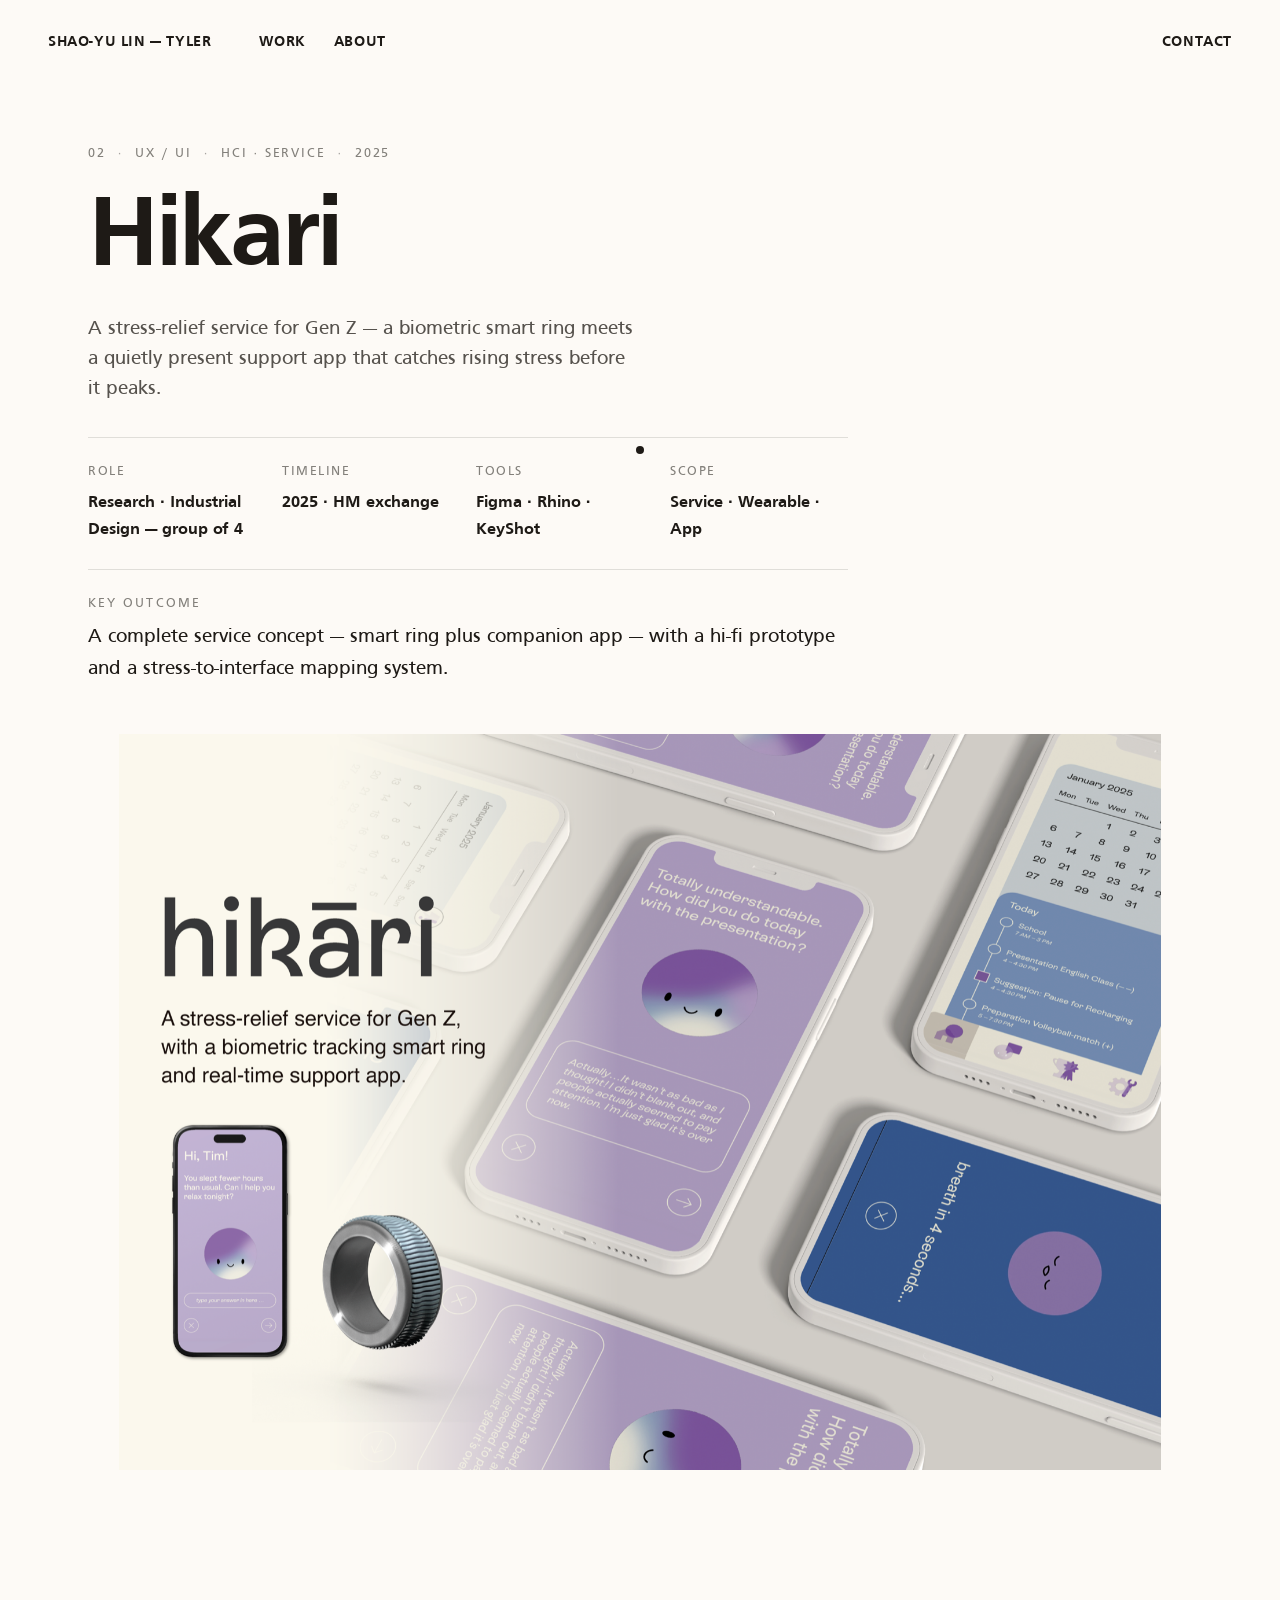
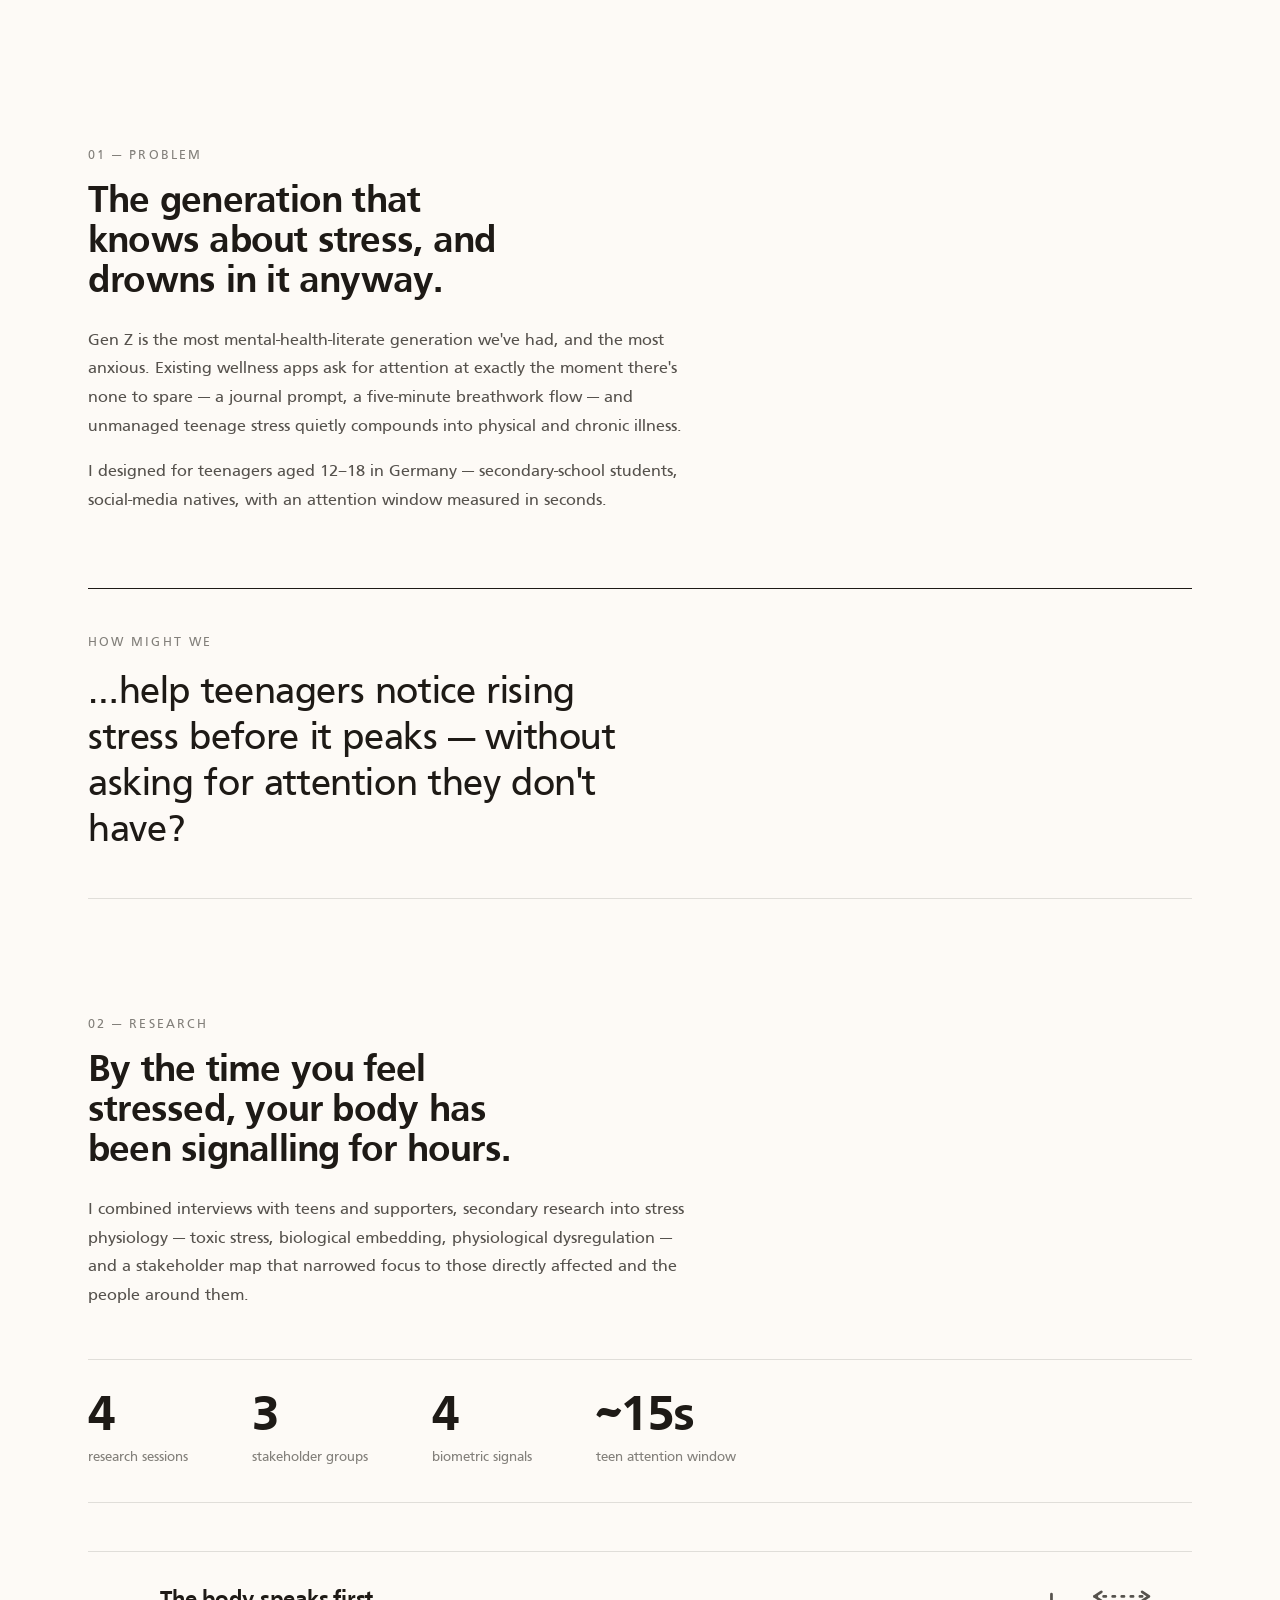
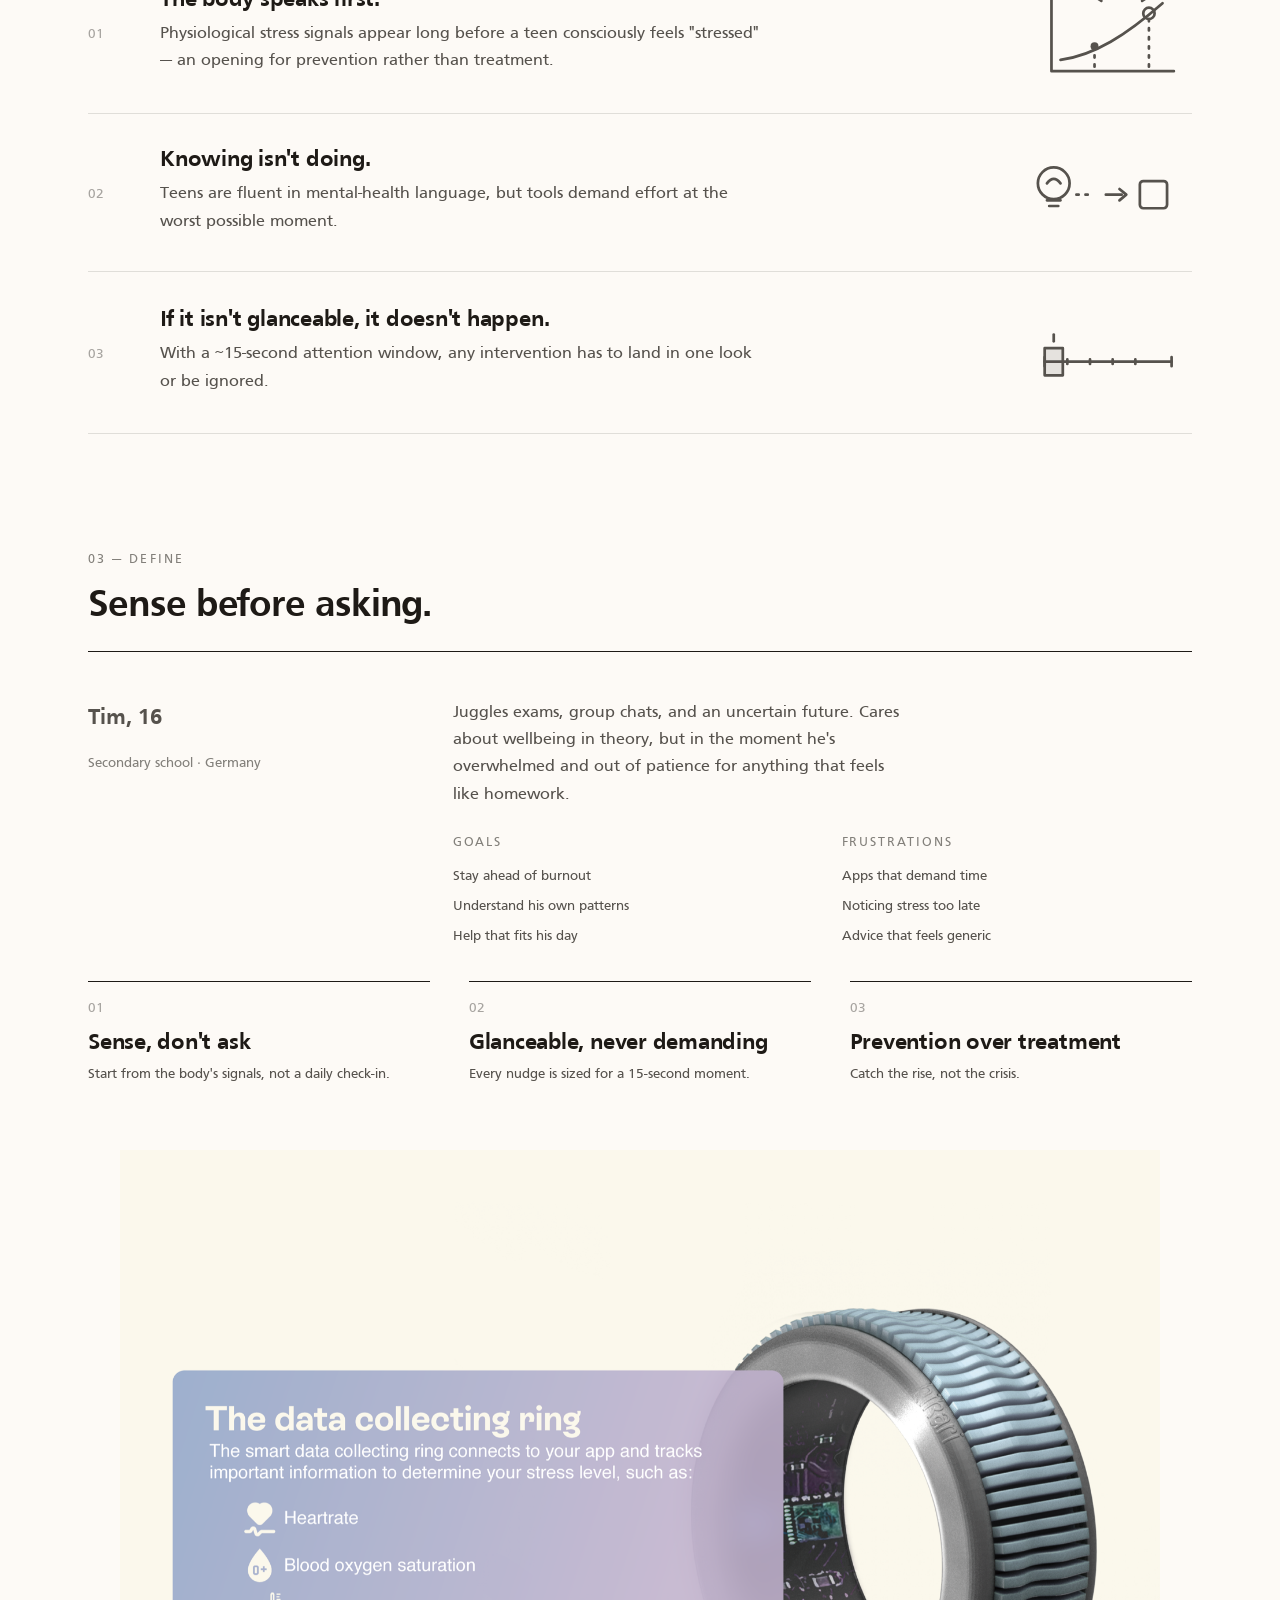
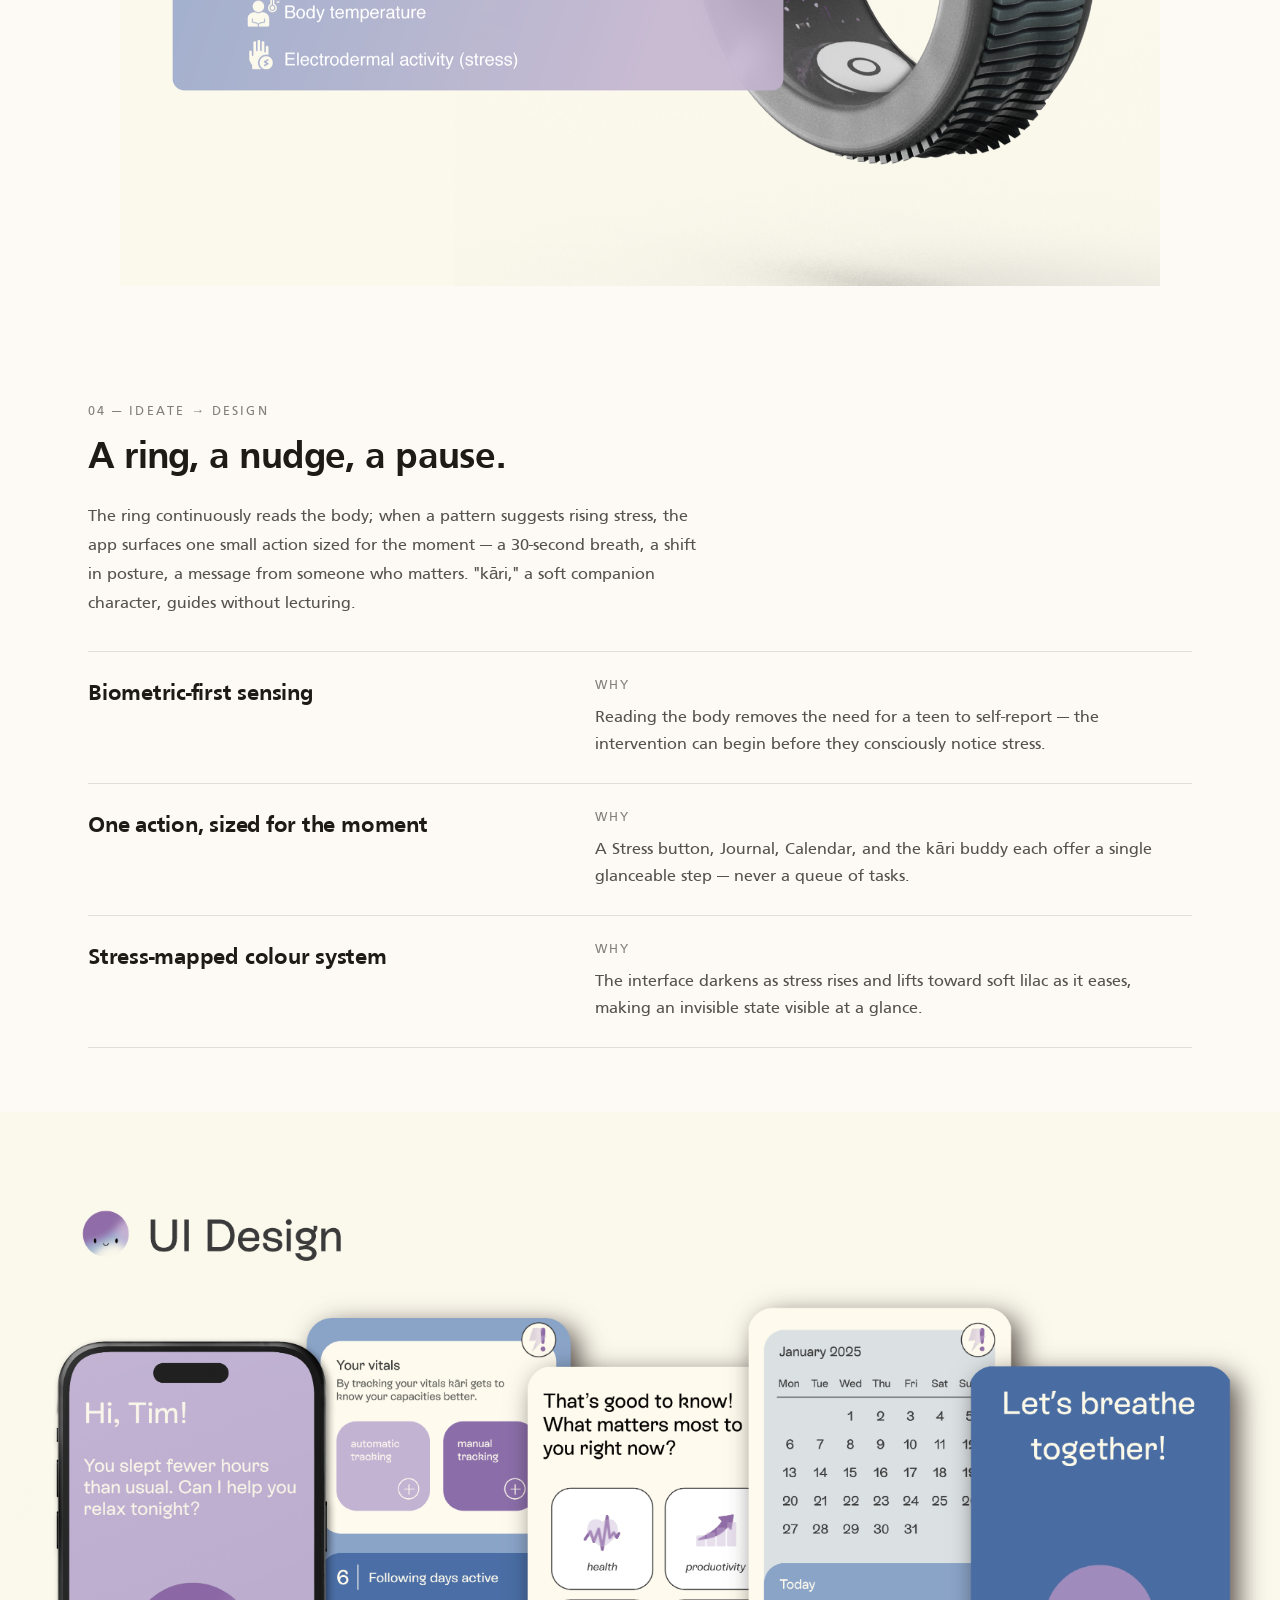
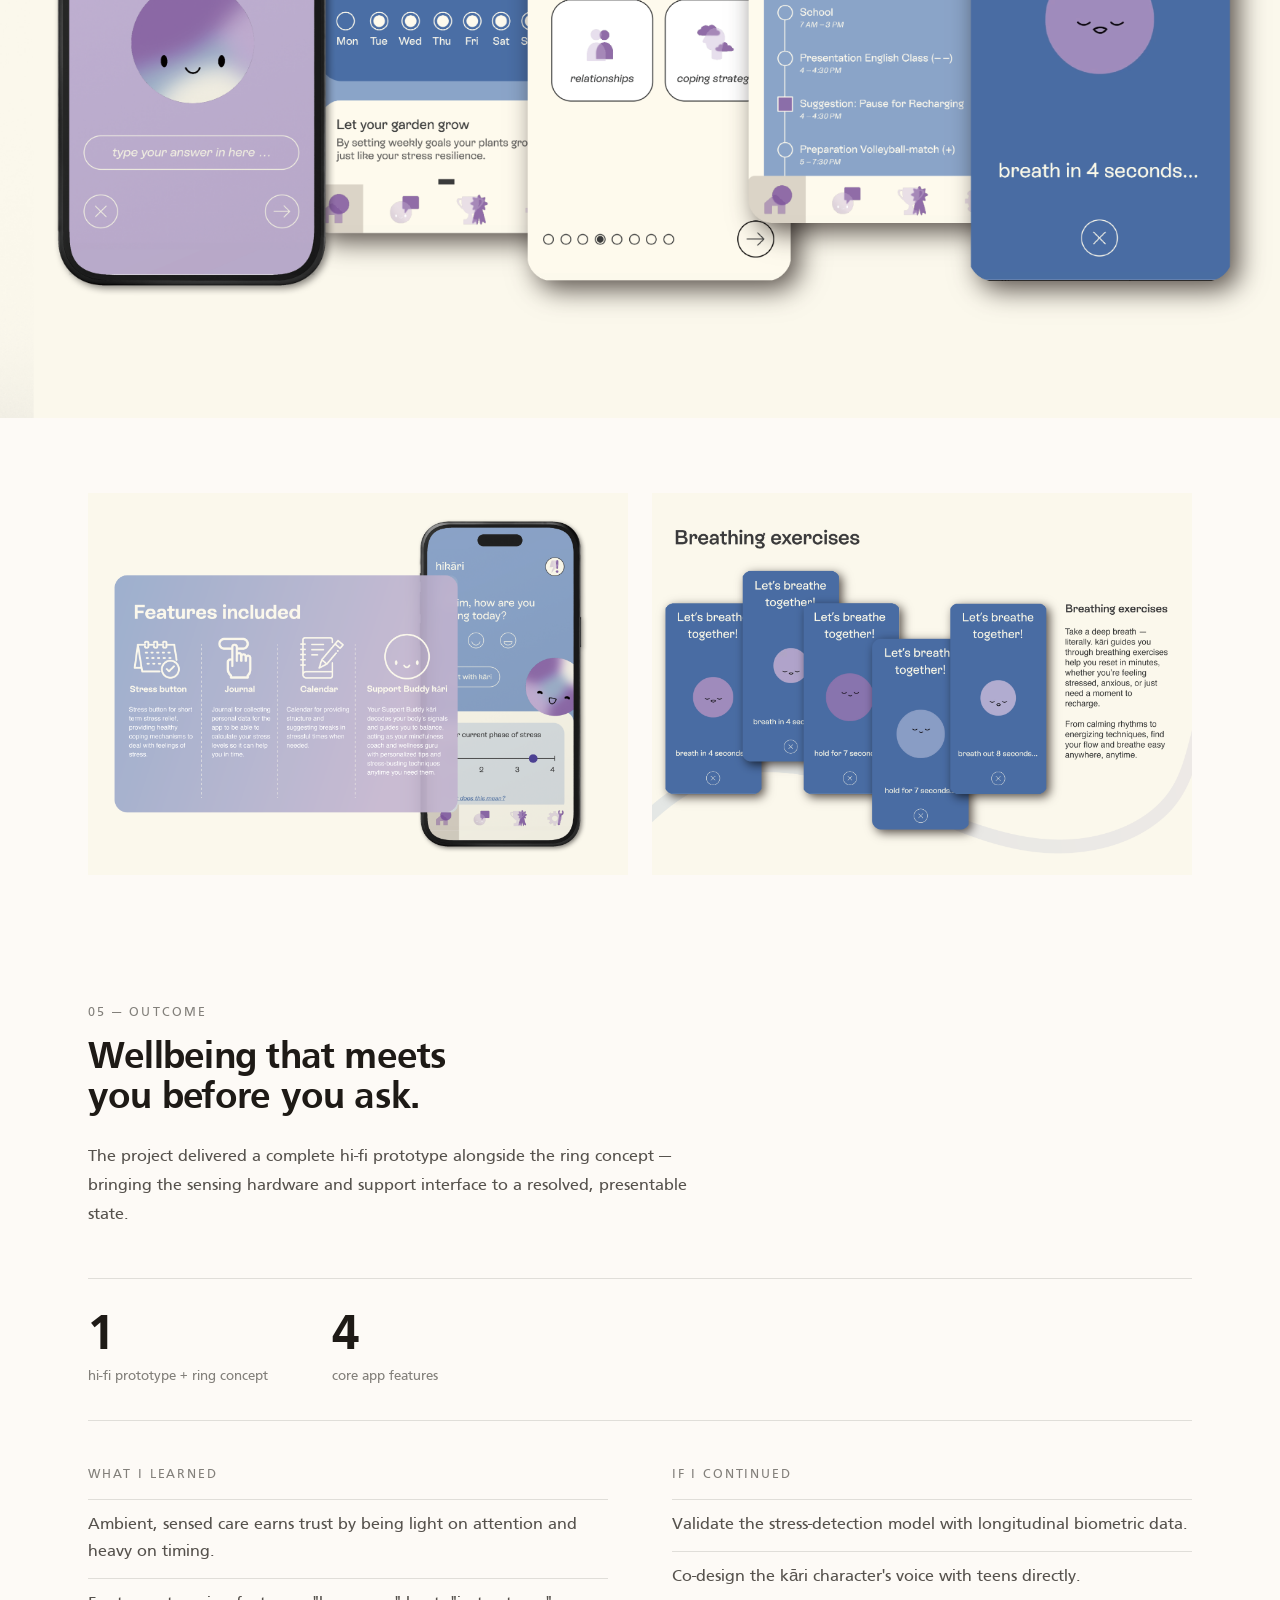
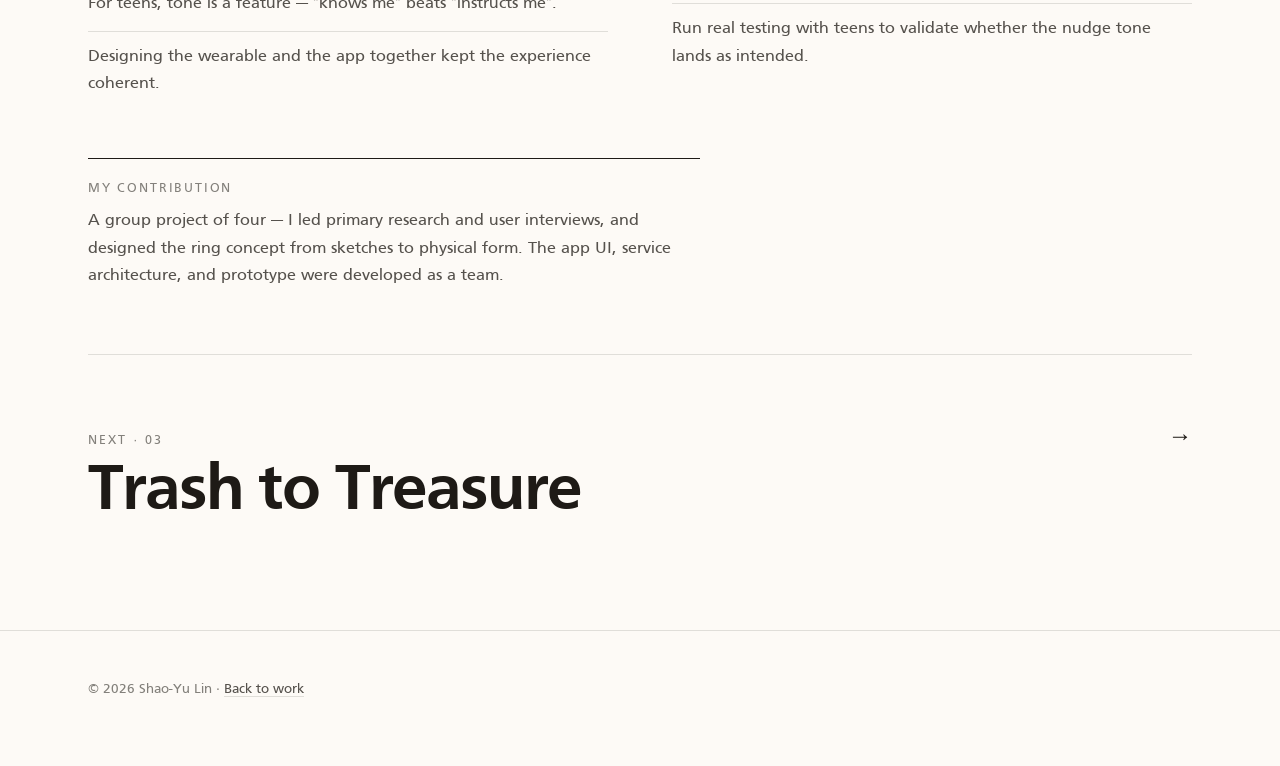
<file: projects/hikari.html>
<!DOCTYPE html>
<html lang="en">
<head>
  <meta charset="UTF-8" />
  <meta name="viewport" content="width=device-width, initial-scale=1.0" />
  <title>Hikari · Shao-Yu Lin</title>
  <meta name="description" content="A stress-relief service for Gen Z — a biometric smart ring paired with a gentle, glanceable support app. HCI master's project: research, service design, and a hi-fi prototype." />
  <link rel="stylesheet" href="../assets/css/styles.css" />
</head>
<body>
  <div class="cursor" aria-hidden="true"><div class="cursor__inner"><span class="cursor__label">↗</span></div></div>

  <nav class="nav">
    <a href="../index.html" class="nav__brand">Shao-Yu Lin — Tyler</a>
    <div class="nav__links">
      <a href="../index.html#work">Work</a>
      <a href="../index.html#about">About</a>
    </div>
    <a href="../index.html#contact" class="nav__contact">Contact</a>
  </nav>

  <main id="top">
    <!-- Snapshot -->
    <section class="project-hero">
      <div class="wrap">
        <div class="project-hero__card reveal">
          <div class="project-hero__eyebrow">
            <span>02</span><span>UX / UI</span><span>HCI · Service</span><span>2025</span>
          </div>
          <h1 class="project-hero__title">Hikari</h1>
          <p class="project-hero__lede">
            A stress-relief service for Gen Z — a biometric smart ring meets a quietly present support app that catches rising stress before it peaks.
          </p>
          <dl class="meta-grid">
            <div><dt>Role</dt><dd>Research · Industrial Design — group of 4</dd></div>
            <div><dt>Timeline</dt><dd>2025 · HM exchange</dd></div>
            <div><dt>Tools</dt><dd>Figma · Rhino · KeyShot</dd></div>
            <div><dt>Scope</dt><dd>Service · Wearable · App</dd></div>
          </dl>
          <div class="cs-outcome">
            <span class="cs-outcome__label">Key outcome</span>
            <p class="cs-outcome__text">A complete service concept — smart ring plus companion app — with a hi-fi prototype and a stress-to-interface mapping system.</p>
          </div>
        </div>

        <div class="project-hero__img reveal">
          <img src="../assets/images/projects/hikari/cover.png" alt="Hikari app screens and smart ring" />
        </div>
      </div>
    </section>

    <section class="project-body">
      <div class="wrap">

        <!-- Problem -->
        <div class="cs-section reveal">
          <span class="section-label">01 — Problem</span>
          <h2 class="project-heading">The generation that knows about stress, and drowns in it anyway.</h2>
          <div class="project-text">
            <p>
              Gen Z is the most mental-health-literate generation we've had, and the most anxious. Existing wellness apps ask for attention at exactly the moment there's none to spare — a journal prompt, a five-minute breathwork flow — and unmanaged teenage stress quietly compounds into physical and chronic illness.
            </p>
            <p>
              I designed for teenagers aged 12–18 in Germany — secondary-school students, social-media natives, with an attention window measured in seconds.
            </p>
          </div>
          <div class="cs-hmw">
            <p class="cs-hmw__label">How might we</p>
            <p class="cs-hmw__text">…help teenagers notice rising stress before it peaks — without asking for attention they don't have?</p>
          </div>
        </div>

        <!-- Research -->
        <div class="cs-section reveal">
          <span class="section-label">02 — Research</span>
          <h2 class="project-heading">By the time you feel stressed, your body has been signalling for hours.</h2>
          <div class="project-text">
            <p>
              I combined interviews with teens and supporters, secondary research into stress physiology — toxic stress, biological embedding, physiological dysregulation — and a stakeholder map that narrowed focus to those directly affected and the people around them.
            </p>
          </div>

          <div class="cs-stats">
            <div class="cs-stat"><b>4</b><span>research sessions</span></div>
            <div class="cs-stat"><b>3</b><span>stakeholder groups</span></div>
            <div class="cs-stat"><b>4</b><span>biometric signals</span></div>
            <div class="cs-stat"><b>~15s</b><span>teen attention window</span></div>
          </div>

          <ol class="cs-insights">
            <li class="has-sketch"><span class="n">01</span><div><h4>The body speaks first.</h4><p>Physiological stress signals appear long before a teen consciously feels "stressed" — an opening for prevention rather than treatment.</p></div>
              <div class="sketch-mini" aria-hidden="true">
                <svg viewBox="0 0 150 100" role="img">
                  <!-- physiological signal rises before conscious awareness -->
                  <path d="M26 16 V84 M26 84 H134"/>
                  <path d="M34 74 C 64 70, 92 52, 124 24"/>
                  <circle cx="64" cy="62" r="3.5" data-fill/>
                  <path d="M64 62 V84" data-dash/>
                  <circle cx="112" cy="33" r="5"/>
                  <path d="M112 38 V84" data-dash/>
                  <path d="M64 18 H112" data-dash/>
                  <path d="M70 14 l-6 4 l6 4 M106 14 l6 4 l-6 4"/>
                </svg>
              </div>
            </li>
            <li class="has-sketch"><span class="n">02</span><div><h4>Knowing isn't doing.</h4><p>Teens are fluent in mental-health language, but tools demand effort at the worst possible moment.</p></div>
              <div class="sketch-mini" aria-hidden="true">
                <svg viewBox="0 0 150 96" role="img">
                  <!-- knows what to do (idea) but the box stays unchecked -->
                  <circle cx="28" cy="40" r="14"/>
                  <path d="M22 40 q6 -8 12 0"/>
                  <path d="M22 55 h12 M24 60 h8"/>
                  <path d="M48 50 h14" data-dash/>
                  <path d="M74 50 h14"/>
                  <path d="M86 45 l6 5 l-6 5"/>
                  <rect x="104" y="38" width="24" height="24" rx="3"/>
                </svg>
              </div>
            </li>
            <li class="has-sketch"><span class="n">03</span><div><h4>If it isn't glanceable, it doesn't happen.</h4><p>With a ~15-second attention window, any intervention has to land in one look or be ignored.</p></div>
              <div class="sketch-mini" aria-hidden="true">
                <svg viewBox="0 0 150 100" role="img">
                  <!-- a ~15s window on a long attention timeline -->
                  <path d="M20 58 H132"/>
                  <path d="M20 54 v8 M132 54 v8"/>
                  <path d="M40 56 v4 M60 56 v4 M80 56 v4 M100 56 v4"/>
                  <rect x="20" y="46" width="16" height="24" data-soft/>
                  <rect x="20" y="46" width="16" height="24"/>
                  <path d="M28 40 v-6"/>
                </svg>
              </div>
            </li>
          </ol>

        </div>

        <!-- Define -->
        <div class="cs-section reveal">
          <span class="section-label">03 — Define</span>
          <h2 class="project-heading">Sense before asking.</h2>

          <div class="cs-persona">
            <div class="cs-persona__id">
              <p class="name">Tim, 16</p>
              <p class="tag">Secondary school · Germany</p>
            </div>
            <div>
              <p class="cs-persona__bio">Juggles exams, group chats, and an uncertain future. Cares about wellbeing in theory, but in the moment he's overwhelmed and out of patience for anything that feels like homework.</p>
              <div class="cs-persona__cols">
                <div>
                  <h5>Goals</h5>
                  <ul>
                    <li>Stay ahead of burnout</li>
                    <li>Understand his own patterns</li>
                    <li>Help that fits his day</li>
                  </ul>
                </div>
                <div>
                  <h5>Frustrations</h5>
                  <ul>
                    <li>Apps that demand time</li>
                    <li>Noticing stress too late</li>
                    <li>Advice that feels generic</li>
                  </ul>
                </div>
              </div>
            </div>
          </div>

          <ol class="cs-principles">
            <li><h4>Sense, don't ask</h4><p>Start from the body's signals, not a daily check-in.</p></li>
            <li><h4>Glanceable, never demanding</h4><p>Every nudge is sized for a 15-second moment.</p></li>
            <li><h4>Prevention over treatment</h4><p>Catch the rise, not the crisis.</p></li>
          </ol>

          <figure class="img-block reveal">
            <img src="../assets/images/projects/hikari/04.png" alt="Hikari smart ring sensing heart rate, blood oxygen, temperature, and electrodermal activity" />
            <figcaption class="img-caption">The sensing layer — a ring reading heart-rate variability, blood-oxygen, skin temperature, and electrodermal activity (the body's stress tell).</figcaption>
          </figure>
        </div>

        <!-- Ideate → Design -->
        <div class="cs-section reveal">
          <span class="section-label">04 — Ideate → Design</span>
          <h2 class="project-heading">A ring, a nudge, a pause.</h2>
          <div class="project-text">
            <p>
              The ring continuously reads the body; when a pattern suggests rising stress, the app surfaces one small action sized for the moment — a 30-second breath, a shift in posture, a message from someone who matters. "kāri," a soft companion character, guides without lecturing.
            </p>
          </div>

          <div class="cs-decisions">
            <div class="cs-decision">
              <div class="cs-decision__what">Biometric-first sensing</div>
              <div class="cs-decision__why"><span class="lab">Why</span>Reading the body removes the need for a teen to self-report — the intervention can begin before they consciously notice stress.</div>
            </div>
            <div class="cs-decision">
              <div class="cs-decision__what">One action, sized for the moment</div>
              <div class="cs-decision__why"><span class="lab">Why</span>A Stress button, Journal, Calendar, and the kāri buddy each offer a single glanceable step — never a queue of tasks.</div>
            </div>
            <div class="cs-decision">
              <div class="cs-decision__what">Stress-mapped colour system</div>
              <div class="cs-decision__why"><span class="lab">Why</span>The interface darkens as stress rises and lifts toward soft lilac as it eases, making an invisible state visible at a glance.</div>
            </div>
          </div>

          <figure class="img-block img-block--full reveal">
            <img src="../assets/images/projects/hikari/05.png" alt="Hikari app UI — home, vitals, suggestions, calendar, breathing" />
          </figure>

          <div class="img-grid reveal">
            <div><img src="../assets/images/projects/hikari/06.png" alt="Hikari features — stress button, journal, calendar, kāri buddy" /></div>
            <div><img src="../assets/images/projects/hikari/07.png" alt="Hikari guided breathing exercises" /></div>
          </div>
        </div>

        <!-- Outcome -->
        <div class="cs-section reveal">
          <span class="section-label">05 — Outcome</span>
          <h2 class="project-heading">Wellbeing that meets you before you ask.</h2>
          <div class="project-text">
            <p>The project delivered a complete hi-fi prototype alongside the ring concept — bringing the sensing hardware and support interface to a resolved, presentable state.</p>
          </div>

          <div class="cs-stats">
            <div class="cs-stat"><b>1</b><span>hi-fi prototype + ring concept</span></div>
            <div class="cs-stat"><b>4</b><span>core app features</span></div>
          </div>

          <div class="cs-takeaways">
            <div>
              <h4>What I learned</h4>
              <ul>
                <li>Ambient, sensed care earns trust by being light on attention and heavy on timing.</li>
                <li>For teens, tone is a feature — "knows me" beats "instructs me".</li>
                <li>Designing the wearable and the app together kept the experience coherent.</li>
              </ul>
            </div>
            <div>
              <h4>If I continued</h4>
              <ul>
                <li>Validate the stress-detection model with longitudinal biometric data.</li>
                <li>Co-design the kāri character's voice with teens directly.</li>
                <li>Run real testing with teens to validate whether the nudge tone lands as intended.</li>
              </ul>
            </div>
          </div>

          <div class="cs-contribution">
            <h4>My contribution</h4>
            <p>A group project of four — I led primary research and user interviews, and designed the ring concept from sketches to physical form. The app UI, service architecture, and prototype were developed as a team.</p>
          </div>
        </div>

        <a href="trash-to-treasure.html" class="next-project reveal" data-cursor="view">
          <div>
            <div class="next-project__label">Next · 03</div>
            <h2 class="next-project__title">Trash to Treasure</h2>
          </div>
          <div class="next-project__arrow">→</div>
        </a>

      </div>
    </section>

    <footer class="footer">
      <div class="wrap">© 2026 Shao-Yu Lin · <a href="../index.html">Back to work</a></div>
    </footer>
  </main>

  <script src="../assets/js/main.js"></script>
</body>
</html>
</file>
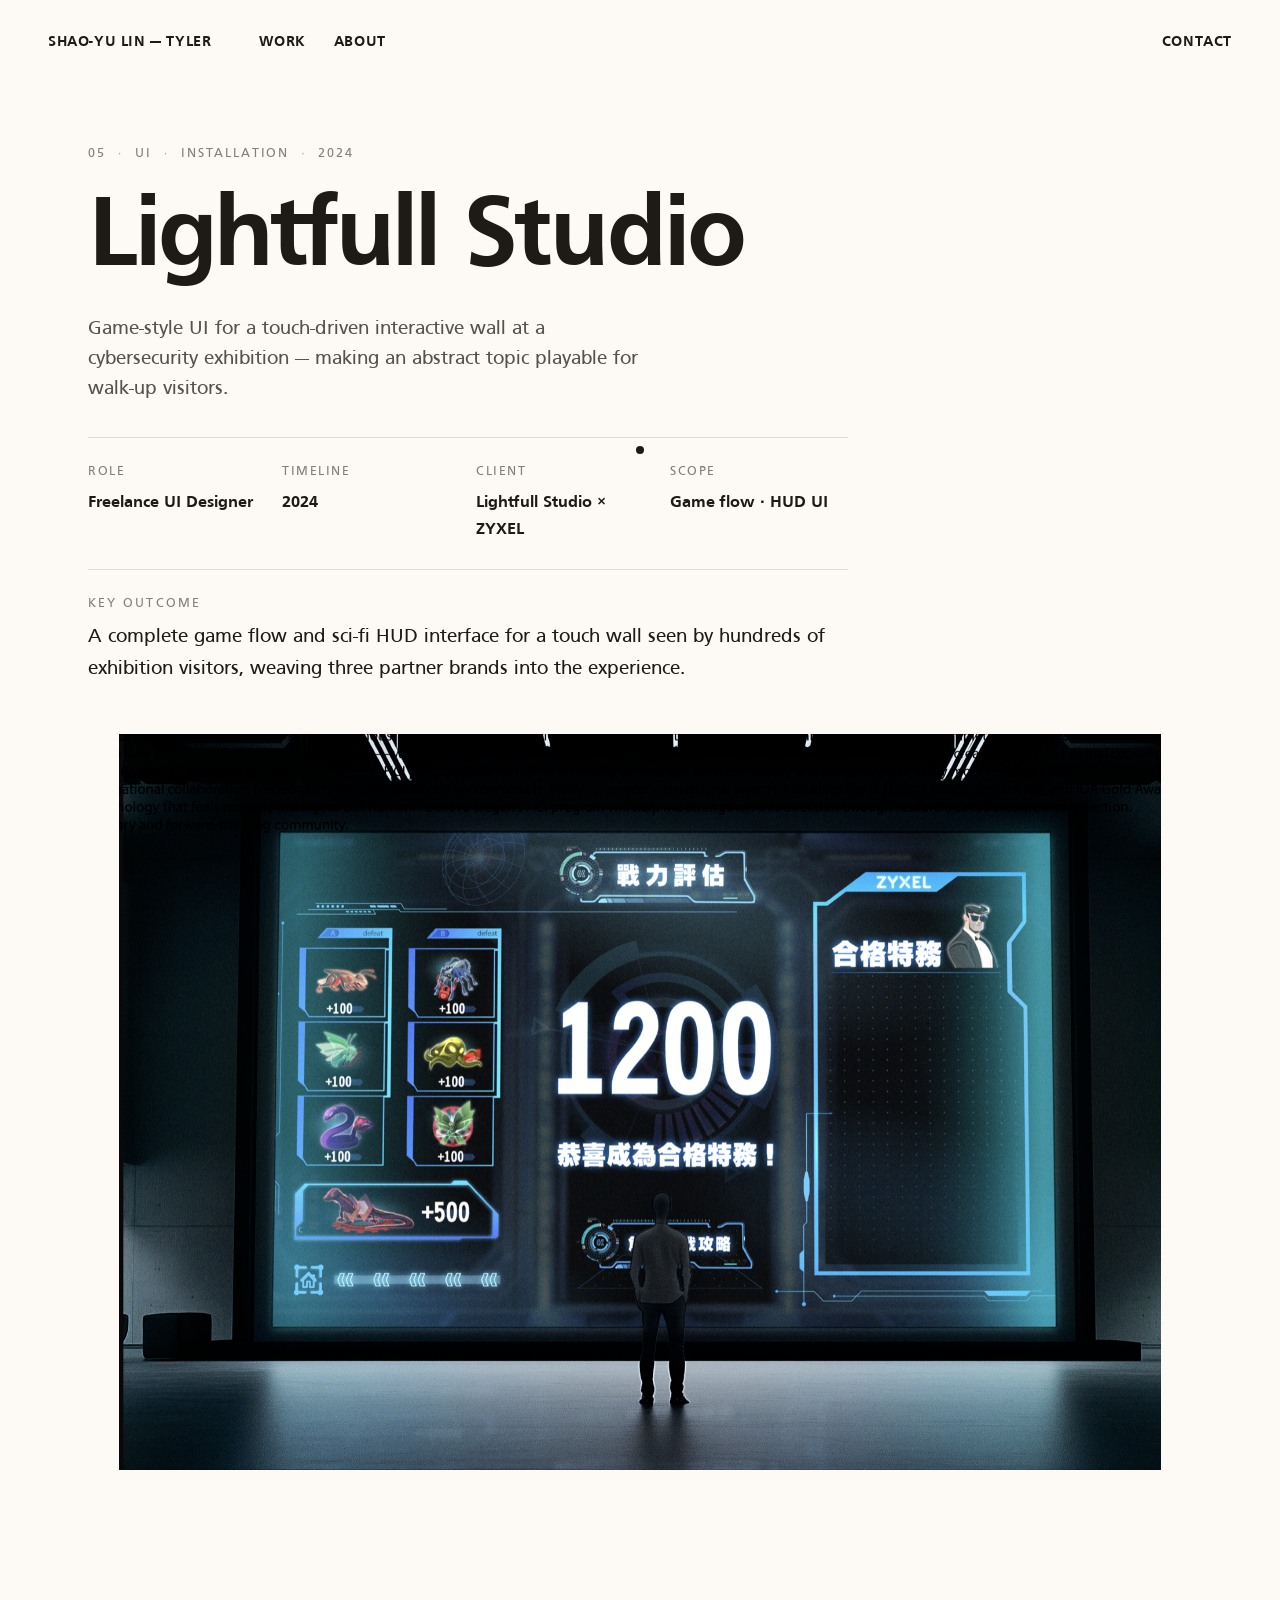
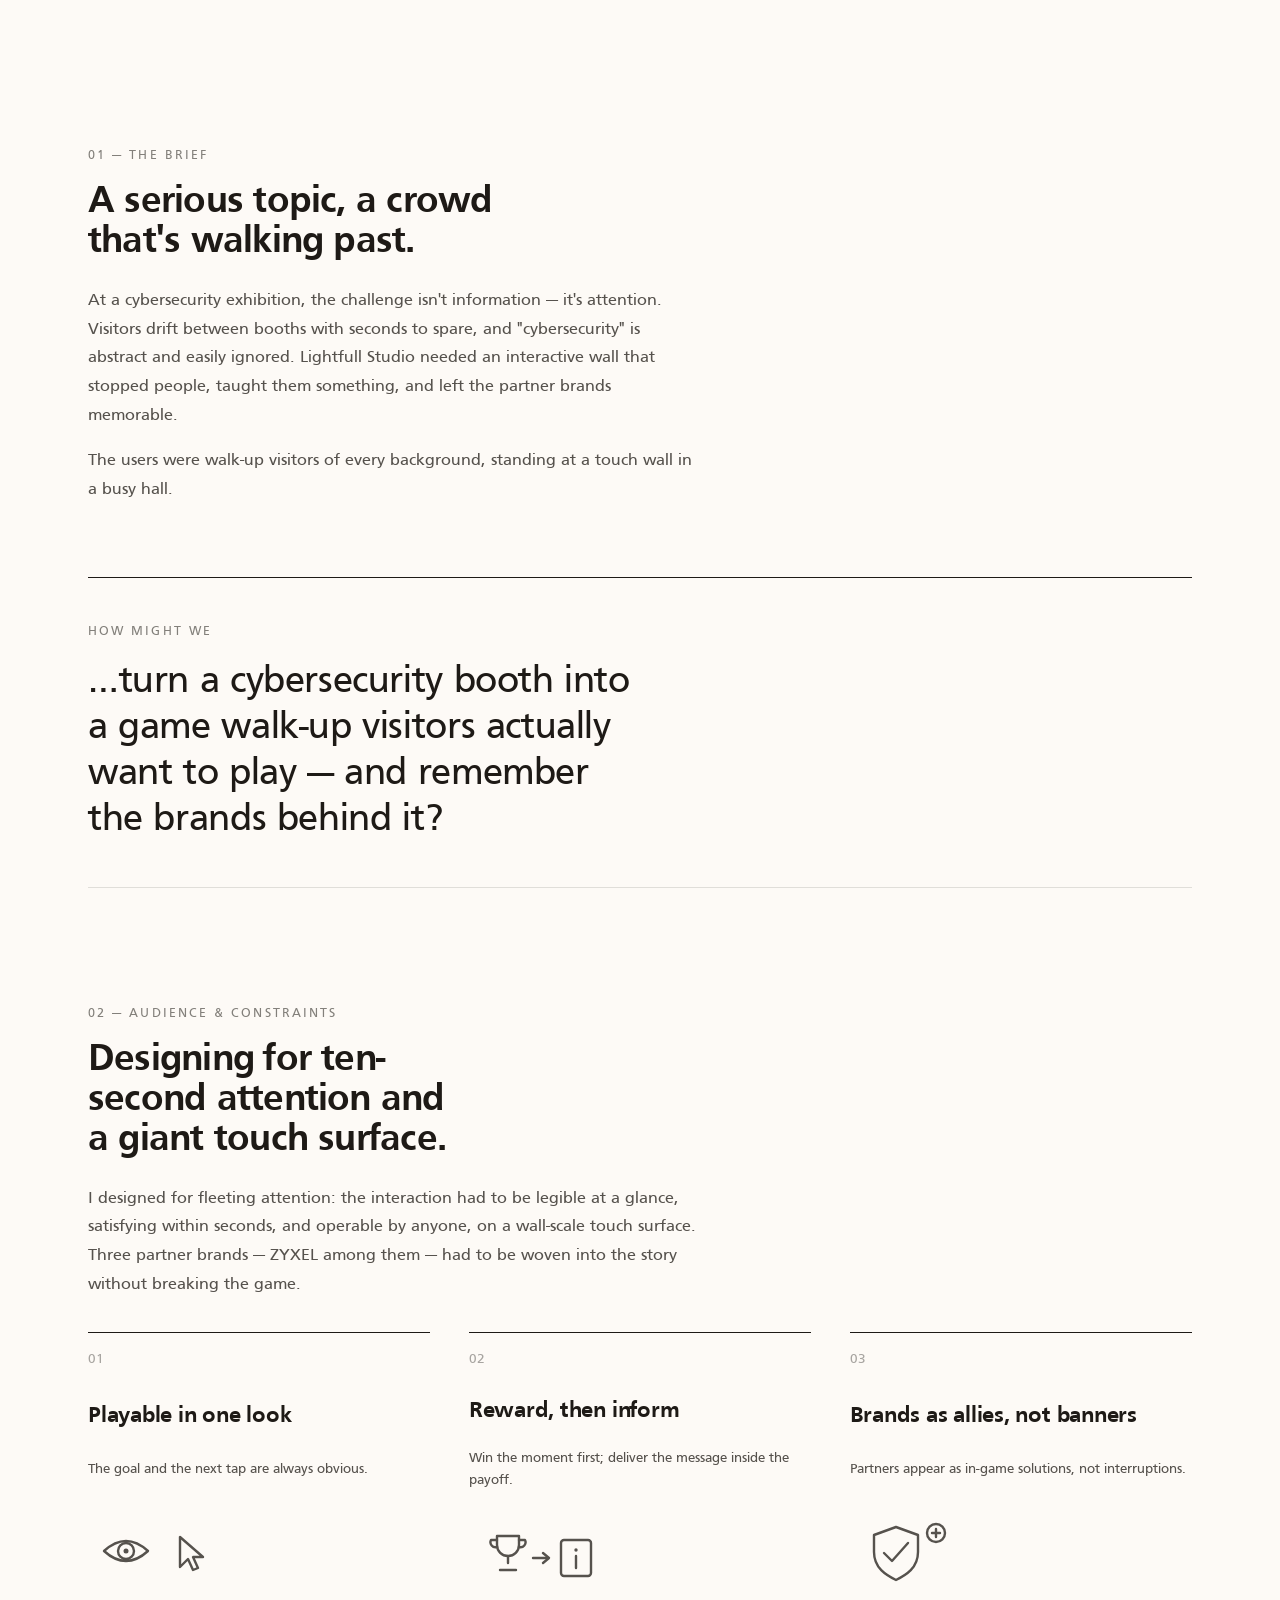
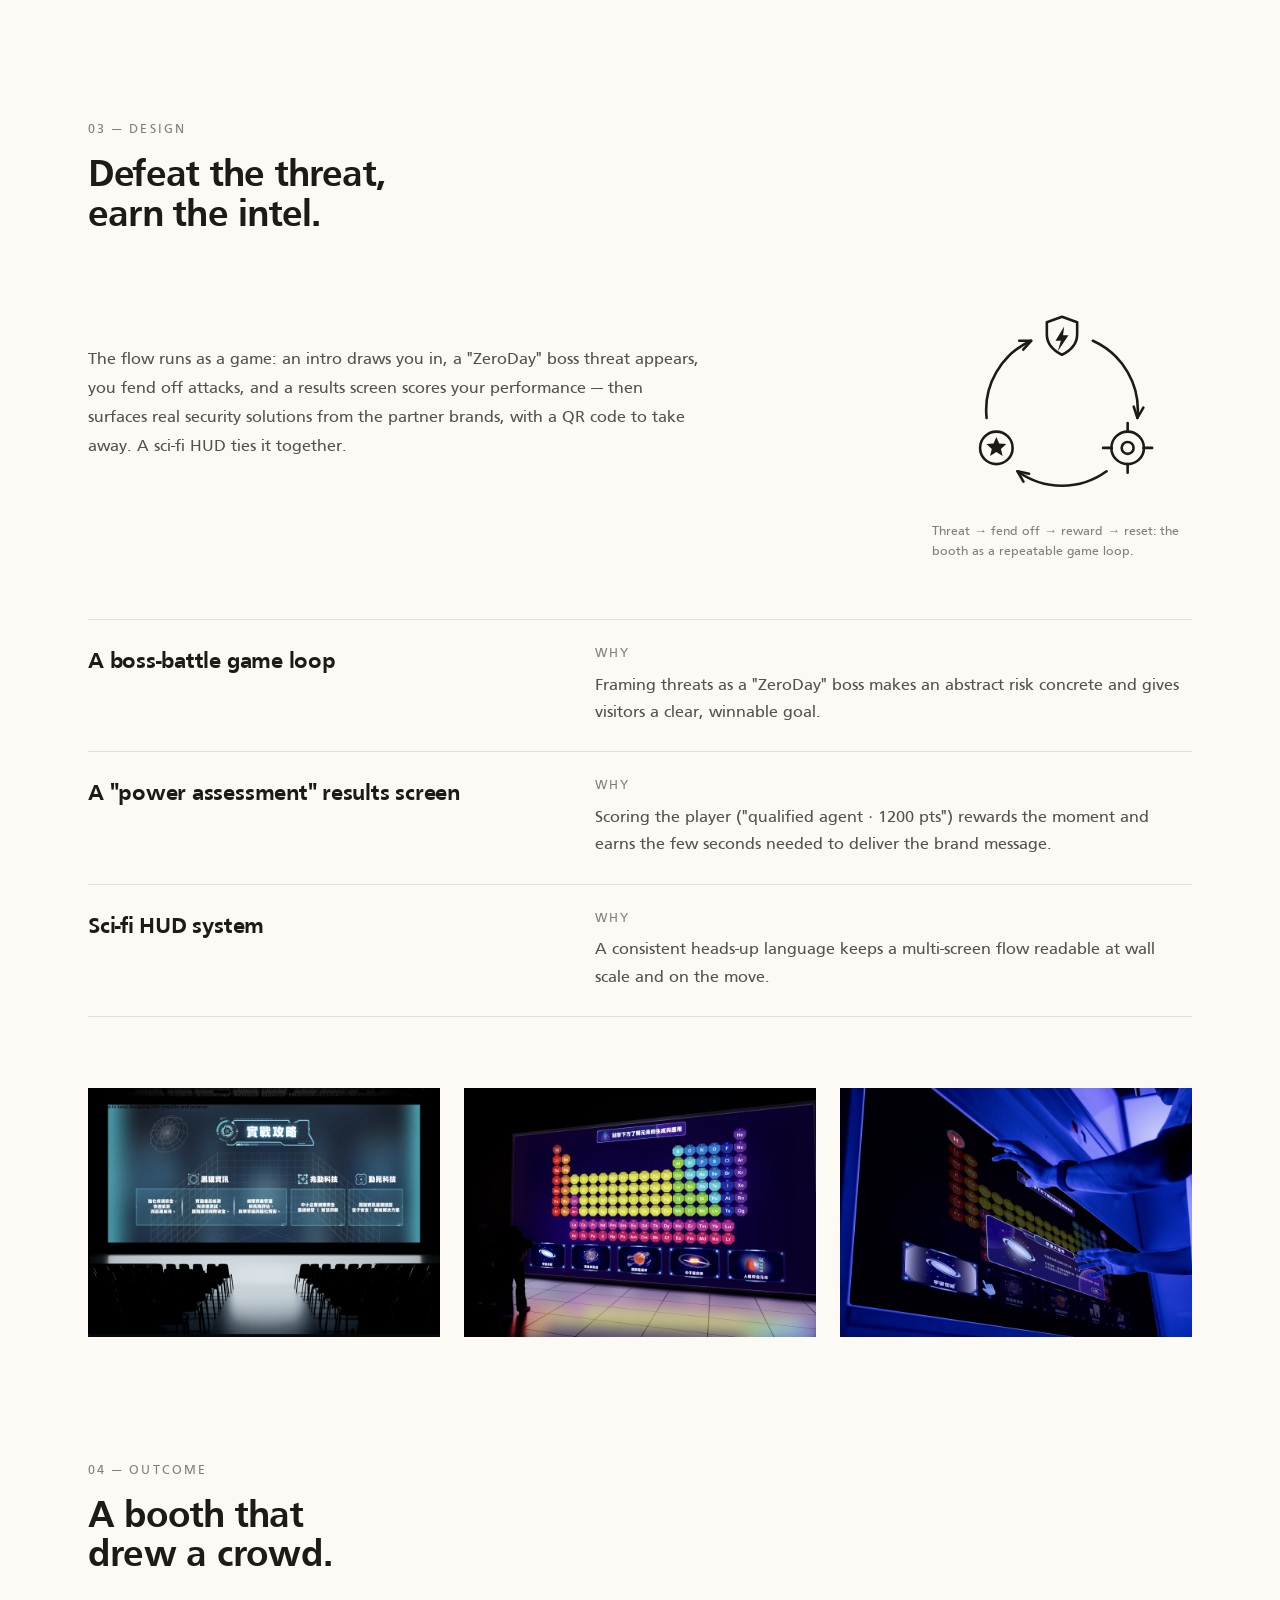
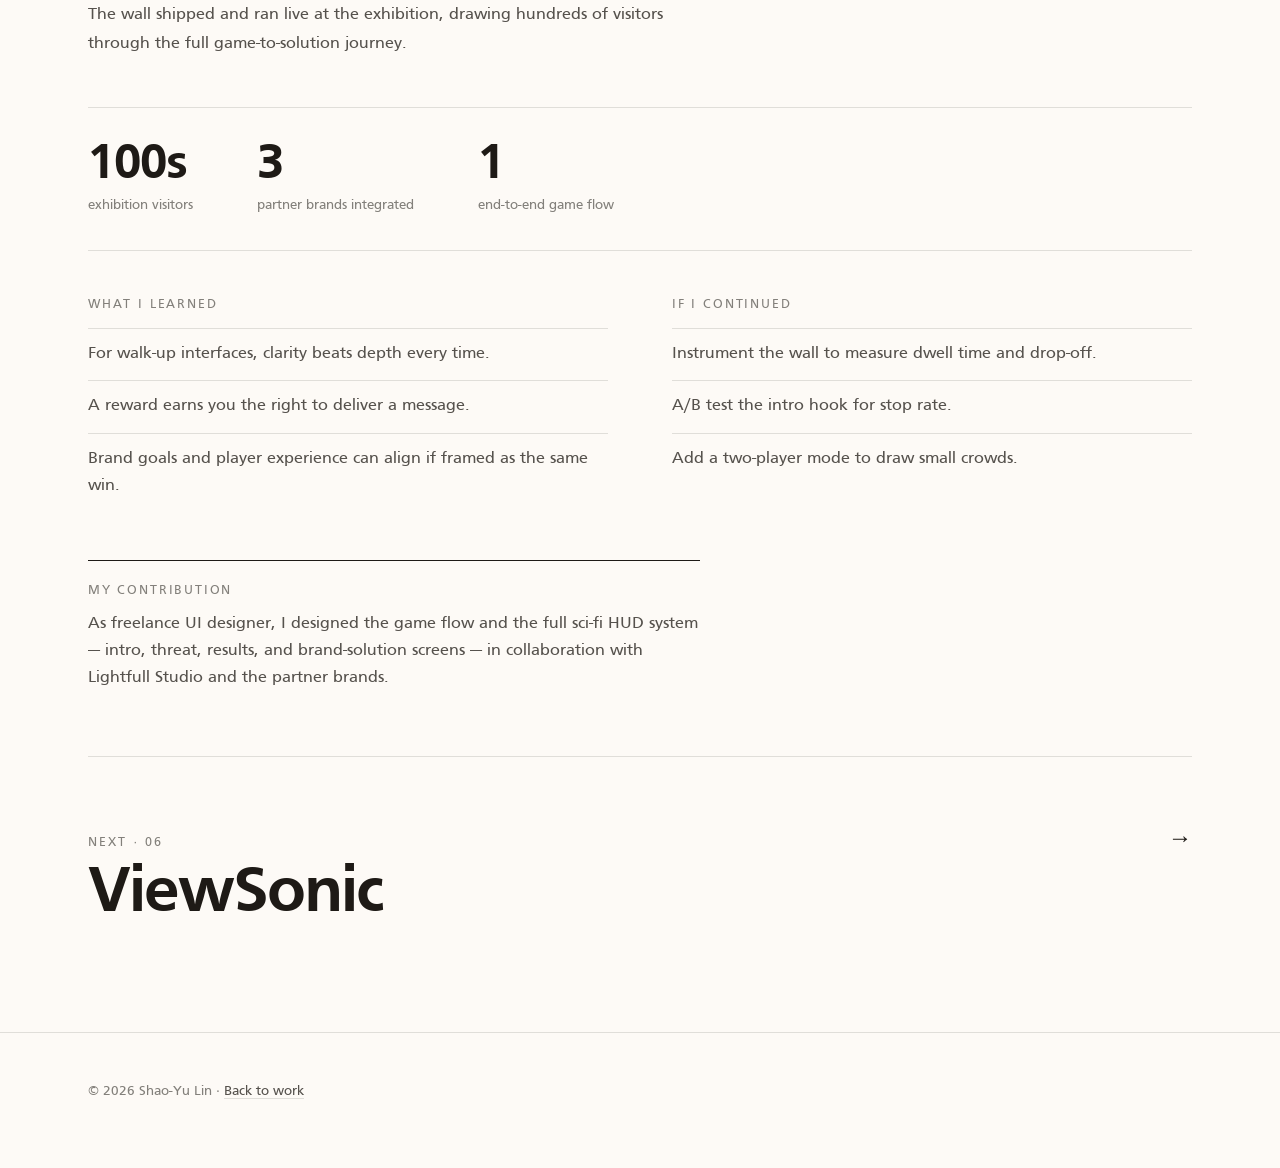
<file: projects/lightfull.html>
<!DOCTYPE html>
<html lang="en">
<head>
  <meta charset="UTF-8" />
  <meta name="viewport" content="width=device-width, initial-scale=1.0" />
  <title>Lightfull Studio · Shao-Yu Lin</title>
  <meta name="description" content="Game-style UI for a touch-driven interactive wall at a cybersecurity exhibition — turning a brand booth into a game walk-up visitors actually want to play." />
  <link rel="stylesheet" href="../assets/css/styles.css" />
</head>
<body>
  <div class="cursor" aria-hidden="true"><div class="cursor__inner"><span class="cursor__label">↗</span></div></div>

  <nav class="nav">
    <a href="../index.html" class="nav__brand">Shao-Yu Lin — Tyler</a>
    <div class="nav__links">
      <a href="../index.html#work">Work</a>
      <a href="../index.html#about">About</a>
    </div>
    <a href="../index.html#contact" class="nav__contact">Contact</a>
  </nav>

  <main id="top">
    <!-- Snapshot -->
    <section class="project-hero">
      <div class="wrap">
        <div class="project-hero__card reveal">
          <div class="project-hero__eyebrow">
            <span>05</span><span>UI</span><span>Installation</span><span>2024</span>
          </div>
          <h1 class="project-hero__title">Lightfull Studio</h1>
          <p class="project-hero__lede">
            Game-style UI for a touch-driven interactive wall at a cybersecurity exhibition — making an abstract topic playable for walk-up visitors.
          </p>
          <dl class="meta-grid">
            <div><dt>Role</dt><dd>Freelance UI Designer</dd></div>
            <div><dt>Timeline</dt><dd>2024</dd></div>
            <div><dt>Client</dt><dd>Lightfull Studio × ZYXEL</dd></div>
            <div><dt>Scope</dt><dd>Game flow · HUD UI</dd></div>
          </dl>
          <div class="cs-outcome">
            <span class="cs-outcome__label">Key outcome</span>
            <p class="cs-outcome__text">A complete game flow and sci-fi HUD interface for a touch wall seen by hundreds of exhibition visitors, weaving three partner brands into the experience.</p>
          </div>
        </div>

        <div class="project-hero__img reveal">
          <img src="../assets/images/projects/lightfull/cover.png" alt="Lightfull interactive cybersecurity wall UI" />
        </div>
      </div>
    </section>

    <section class="project-body">
      <div class="wrap">

        <!-- Problem / Brief -->
        <div class="cs-section reveal">
          <span class="section-label">01 — The brief</span>
          <h2 class="project-heading">A serious topic, a crowd that's walking past.</h2>
          <div class="project-text">
            <p>
              At a cybersecurity exhibition, the challenge isn't information — it's attention. Visitors drift between booths with seconds to spare, and "cybersecurity" is abstract and easily ignored. Lightfull Studio needed an interactive wall that stopped people, taught them something, and left the partner brands memorable.
            </p>
            <p>
              The users were walk-up visitors of every background, standing at a touch wall in a busy hall.
            </p>
          </div>
          <div class="cs-hmw">
            <p class="cs-hmw__label">How might we</p>
            <p class="cs-hmw__text">…turn a cybersecurity booth into a game walk-up visitors actually want to play — and remember the brands behind it?</p>
          </div>
        </div>

        <!-- Approach -->
        <div class="cs-section reveal">
          <span class="section-label">02 — Audience &amp; constraints</span>
          <h2 class="project-heading">Designing for ten-second attention and a giant touch surface.</h2>
          <div class="project-text">
            <p>
              I designed for fleeting attention: the interaction had to be legible at a glance, satisfying within seconds, and operable by anyone, on a wall-scale touch surface. Three partner brands — ZYXEL among them — had to be woven into the story without breaking the game.
            </p>
          </div>

          <ol class="cs-principles">
            <li class="has-sketch"><h4>Playable in one look</h4><p>The goal and the next tap are always obvious.</p>
              <div class="sketch-mini" aria-hidden="true">
                <svg viewBox="0 0 150 96" role="img">
                  <path d="M16 48 q22 -20 44 0 q-22 20 -44 0 z"/>
                  <circle cx="38" cy="48" r="8"/>
                  <circle cx="38" cy="48" r="2.5" data-fill/>
                  <path d="M92 34 v30 l8 -8 l5 11 l5 -2 l-5 -11 h10 z"/>
                </svg>
              </div>
            </li>
            <li class="has-sketch"><h4>Reward, then inform</h4><p>Win the moment first; deliver the message inside the payoff.</p>
              <div class="sketch-mini" aria-hidden="true">
                <svg viewBox="0 0 150 96" role="img">
                  <path d="M28 28 h22 v9 a11 11 0 0 1 -22 0 z"/>
                  <path d="M28 32 h-6 a5 5 0 0 0 6 7 M50 32 h6 a5 5 0 0 1 -6 7"/>
                  <path d="M39 48 v7 M31 62 h16"/>
                  <path d="M64 50 h14"/>
                  <path d="M74 45 l6 5 l-6 5"/>
                  <rect x="92" y="32" width="30" height="36" rx="3"/>
                  <circle cx="107" cy="42" r="1.7" data-fill/>
                  <path d="M107 48 v12"/>
                </svg>
              </div>
            </li>
            <li class="has-sketch"><h4>Brands as allies, not banners</h4><p>Partners appear as in-game solutions, not interruptions.</p>
              <div class="sketch-mini" aria-hidden="true">
                <svg viewBox="0 0 150 96" role="img">
                  <path d="M46 24 l22 8 v17 c0 16 -12 23 -22 28 c-10 -5 -22 -12 -22 -28 v-17 z"/>
                  <path d="M34 50 l8 8 l16 -18"/>
                  <circle cx="86" cy="30" r="9"/>
                  <path d="M86 26 v8 M82 30 h8"/>
                </svg>
              </div>
            </li>
          </ol>
        </div>

        <!-- Design -->
        <div class="cs-section reveal">
          <span class="section-label">03 — Design</span>
          <h2 class="project-heading">Defeat the threat, earn the intel.</h2>
          <div class="text-chart">
            <div class="project-text">
              <p>
                The flow runs as a game: an intro draws you in, a "ZeroDay" boss threat appears, you fend off attacks, and a results screen scores your performance — then surfaces real security solutions from the partner brands, with a QR code to take away. A sci-fi HUD ties it together.
              </p>
            </div>
            <figure class="text-chart__viz">
              <svg viewBox="0 0 240 200" role="img" aria-hidden="true">
                <!-- clockwise loop arcs with aligned arrowheads -->
                <path d="M148.5 44.1 A70 70 0 0 1 189.6 115.3"/>
                <path d="M195.1 105.8 L189.6 115.3 L186.2 104.9"/>
                <path d="M161.1 164.6 A70 70 0 0 1 78.9 164.6"/>
                <path d="M84.4 174.2 L78.9 164.6 L89.6 166.9"/>
                <path d="M50.4 115.3 A70 70 0 0 1 91.5 44.1"/>
                <path d="M80.5 44.1 L91.5 44.1 L84.2 52.2"/>
                <!-- threat (shield + bolt) -->
                <path d="M120 22 l14 5 v11 c0 11 -8 16 -14 19 c-6 -3 -14 -8 -14 -19 v-11 z"/>
                <path d="M122 31 l-8 13 h5 l-3 10 l10 -15 h-5 z" data-fill/>
                <!-- fend off (crosshair) -->
                <circle cx="180.6" cy="143" r="15"/>
                <circle cx="180.6" cy="143" r="5.5"/>
                <path d="M180.6 120 v8 M180.6 158 v8 M158 143 h8 M195.2 143 h8"/>
                <!-- reward (star) -->
                <circle cx="59.4" cy="143" r="15"/>
                <path d="M59.4 133 l2.6 6 l6.6 .5 l-5 4.4 l1.6 6.5 l-5.8 -3.6 l-5.8 3.6 l1.6 -6.5 l-5 -4.4 l6.6 -.5 z" data-fill/>
              </svg>
              <figcaption>Threat → fend off → reward → reset: the booth as a repeatable game loop.</figcaption>
            </figure>
          </div>

          <div class="cs-decisions">
            <div class="cs-decision">
              <div class="cs-decision__what">A boss-battle game loop</div>
              <div class="cs-decision__why"><span class="lab">Why</span>Framing threats as a "ZeroDay" boss makes an abstract risk concrete and gives visitors a clear, winnable goal.</div>
            </div>
            <div class="cs-decision">
              <div class="cs-decision__what">A "power assessment" results screen</div>
              <div class="cs-decision__why"><span class="lab">Why</span>Scoring the player ("qualified agent · 1200 pts") rewards the moment and earns the few seconds needed to deliver the brand message.</div>
            </div>
            <div class="cs-decision">
              <div class="cs-decision__what">Sci-fi HUD system</div>
              <div class="cs-decision__why"><span class="lab">Why</span>A consistent heads-up language keeps a multi-screen flow readable at wall scale and on the move.</div>
            </div>
          </div>

          <div class="img-grid img-grid--3 reveal">
            <div><img src="../assets/images/projects/lightfull/04.png" alt="Lightfull HUD screen" /></div>
            <div><img src="../assets/images/projects/lightfull/05.png" alt="Lightfull game flow screen" /></div>
            <div><img src="../assets/images/projects/lightfull/06.png" alt="Lightfull results screen" /></div>
          </div>
        </div>

        <!-- Outcome -->
        <div class="cs-section reveal">
          <span class="section-label">04 — Outcome</span>
          <h2 class="project-heading">A booth that drew a crowd.</h2>
          <div class="project-text">
            <p>The wall shipped and ran live at the exhibition, drawing hundreds of visitors through the full game-to-solution journey.</p>
          </div>

          <div class="cs-stats">
            <div class="cs-stat"><b>100s</b><span>exhibition visitors</span></div>
            <div class="cs-stat"><b>3</b><span>partner brands integrated</span></div>
            <div class="cs-stat"><b>1</b><span>end-to-end game flow</span></div>
          </div>

          <div class="cs-takeaways">
            <div>
              <h4>What I learned</h4>
              <ul>
                <li>For walk-up interfaces, clarity beats depth every time.</li>
                <li>A reward earns you the right to deliver a message.</li>
                <li>Brand goals and player experience can align if framed as the same win.</li>
              </ul>
            </div>
            <div>
              <h4>If I continued</h4>
              <ul>
                <li>Instrument the wall to measure dwell time and drop-off.</li>
                <li>A/B test the intro hook for stop rate.</li>
                <li>Add a two-player mode to draw small crowds.</li>
              </ul>
            </div>
          </div>

          <div class="cs-contribution">
            <h4>My contribution</h4>
            <p>As freelance UI designer, I designed the game flow and the full sci-fi HUD system — intro, threat, results, and brand-solution screens — in collaboration with Lightfull Studio and the partner brands.</p>
          </div>
        </div>

        <a href="viewsonic.html" class="next-project reveal" data-cursor="view">
          <div>
            <div class="next-project__label">Next · 06</div>
            <h2 class="next-project__title">ViewSonic</h2>
          </div>
          <div class="next-project__arrow">→</div>
        </a>

      </div>
    </section>

    <footer class="footer">
      <div class="wrap">© 2026 Shao-Yu Lin · <a href="../index.html">Back to work</a></div>
    </footer>
  </main>

  <script src="../assets/js/main.js"></script>
</body>
</html>
</file>
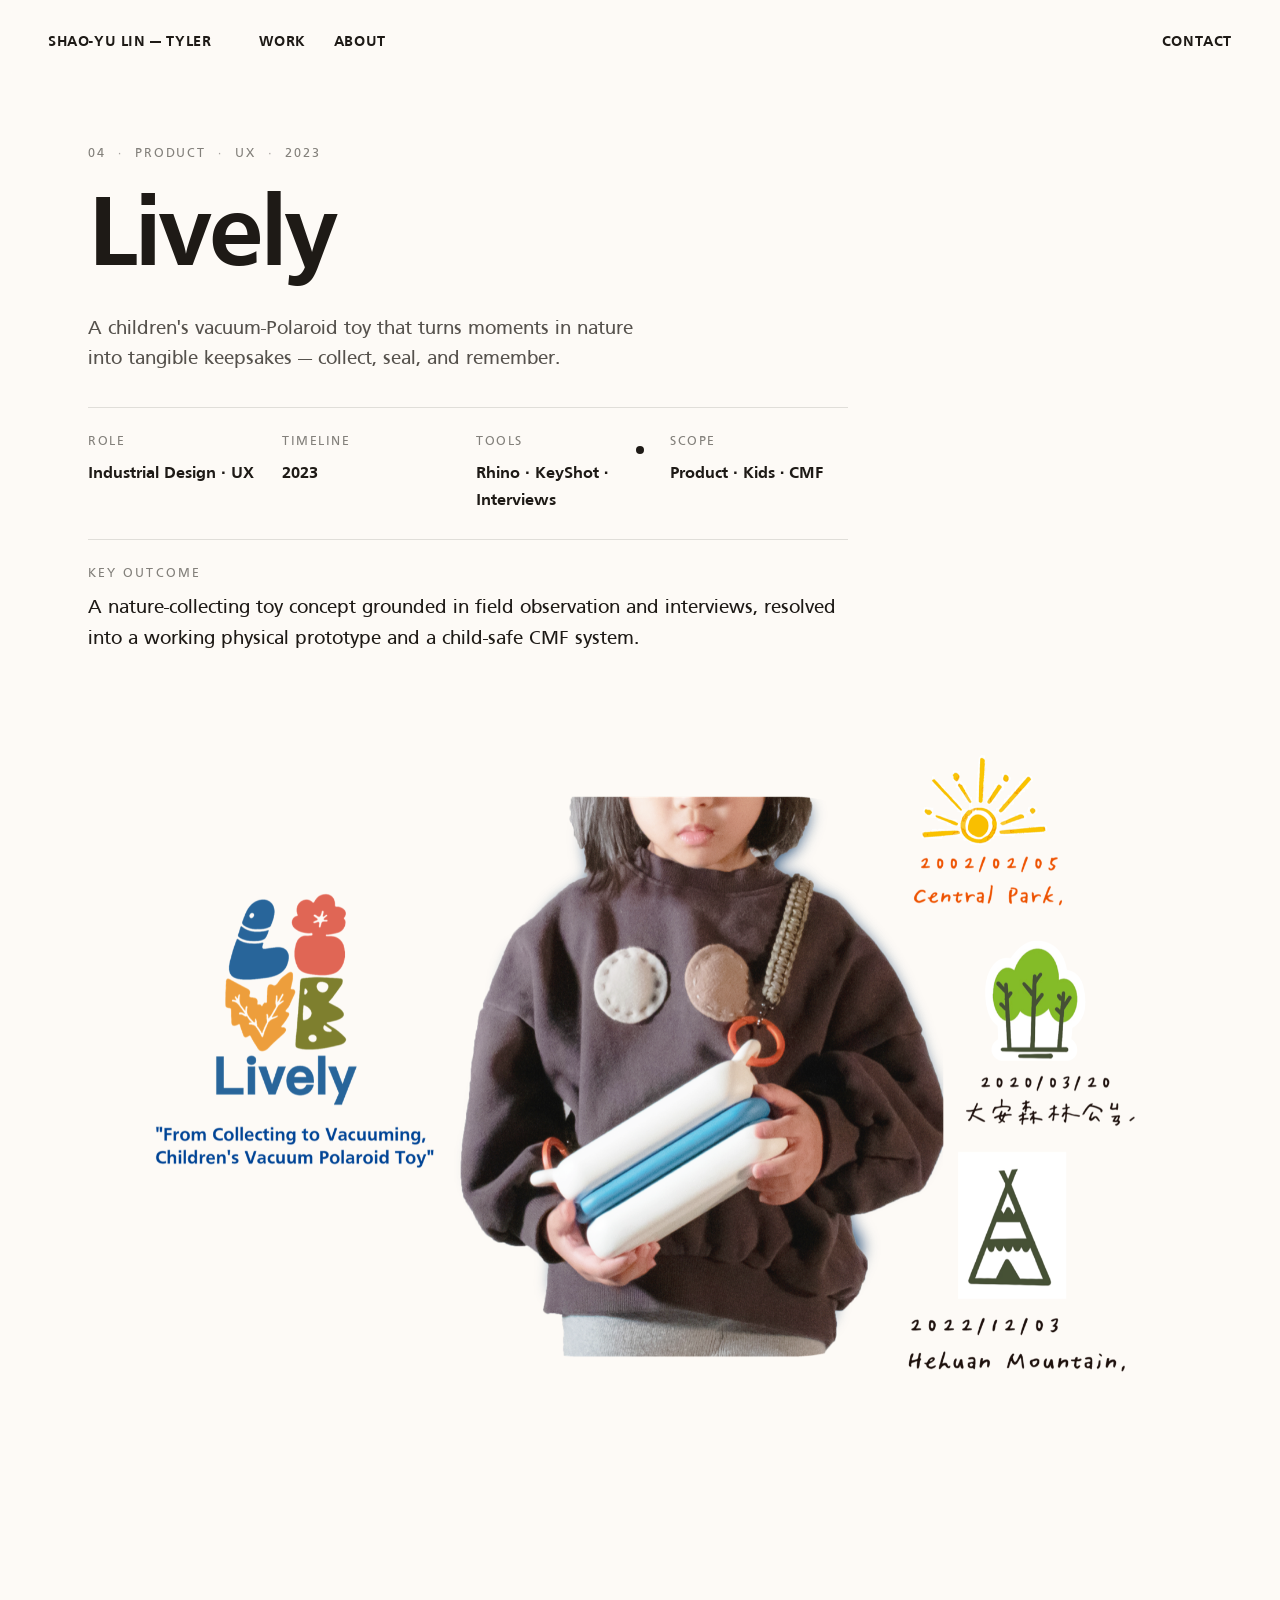
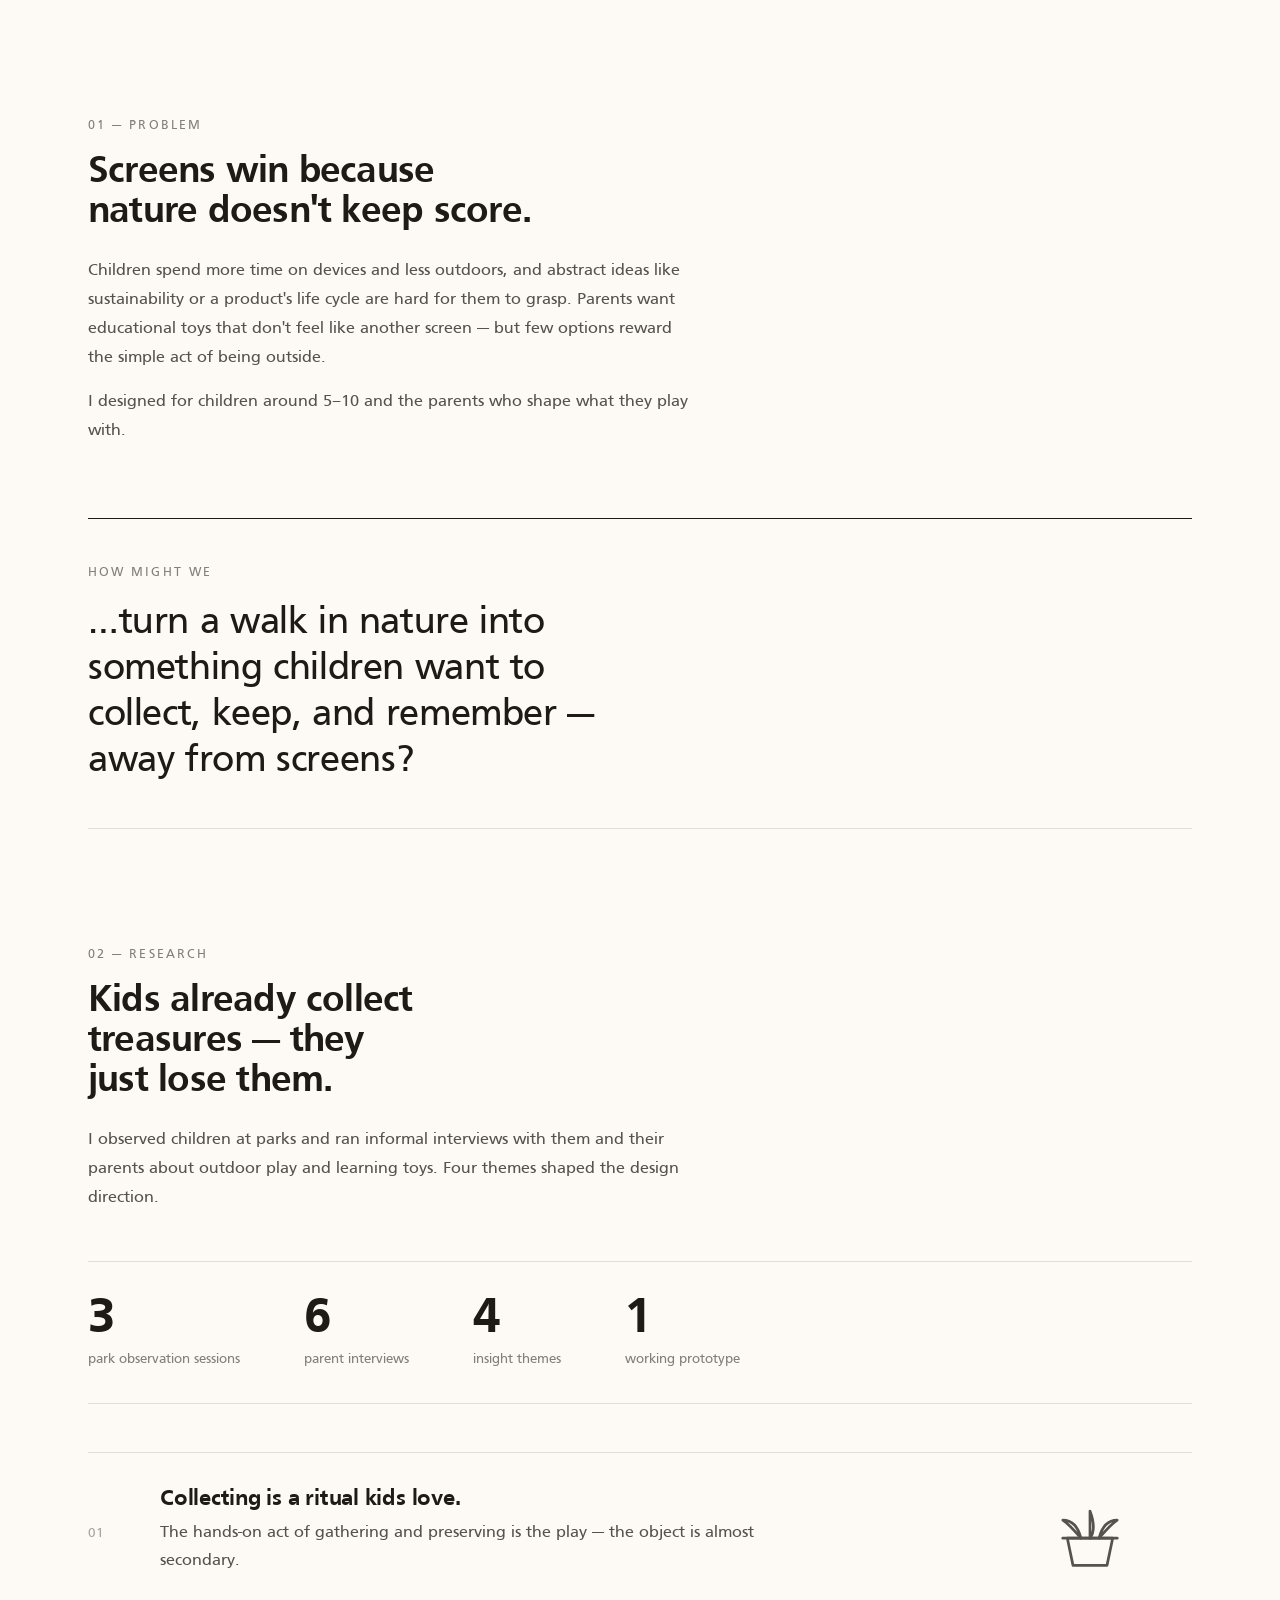
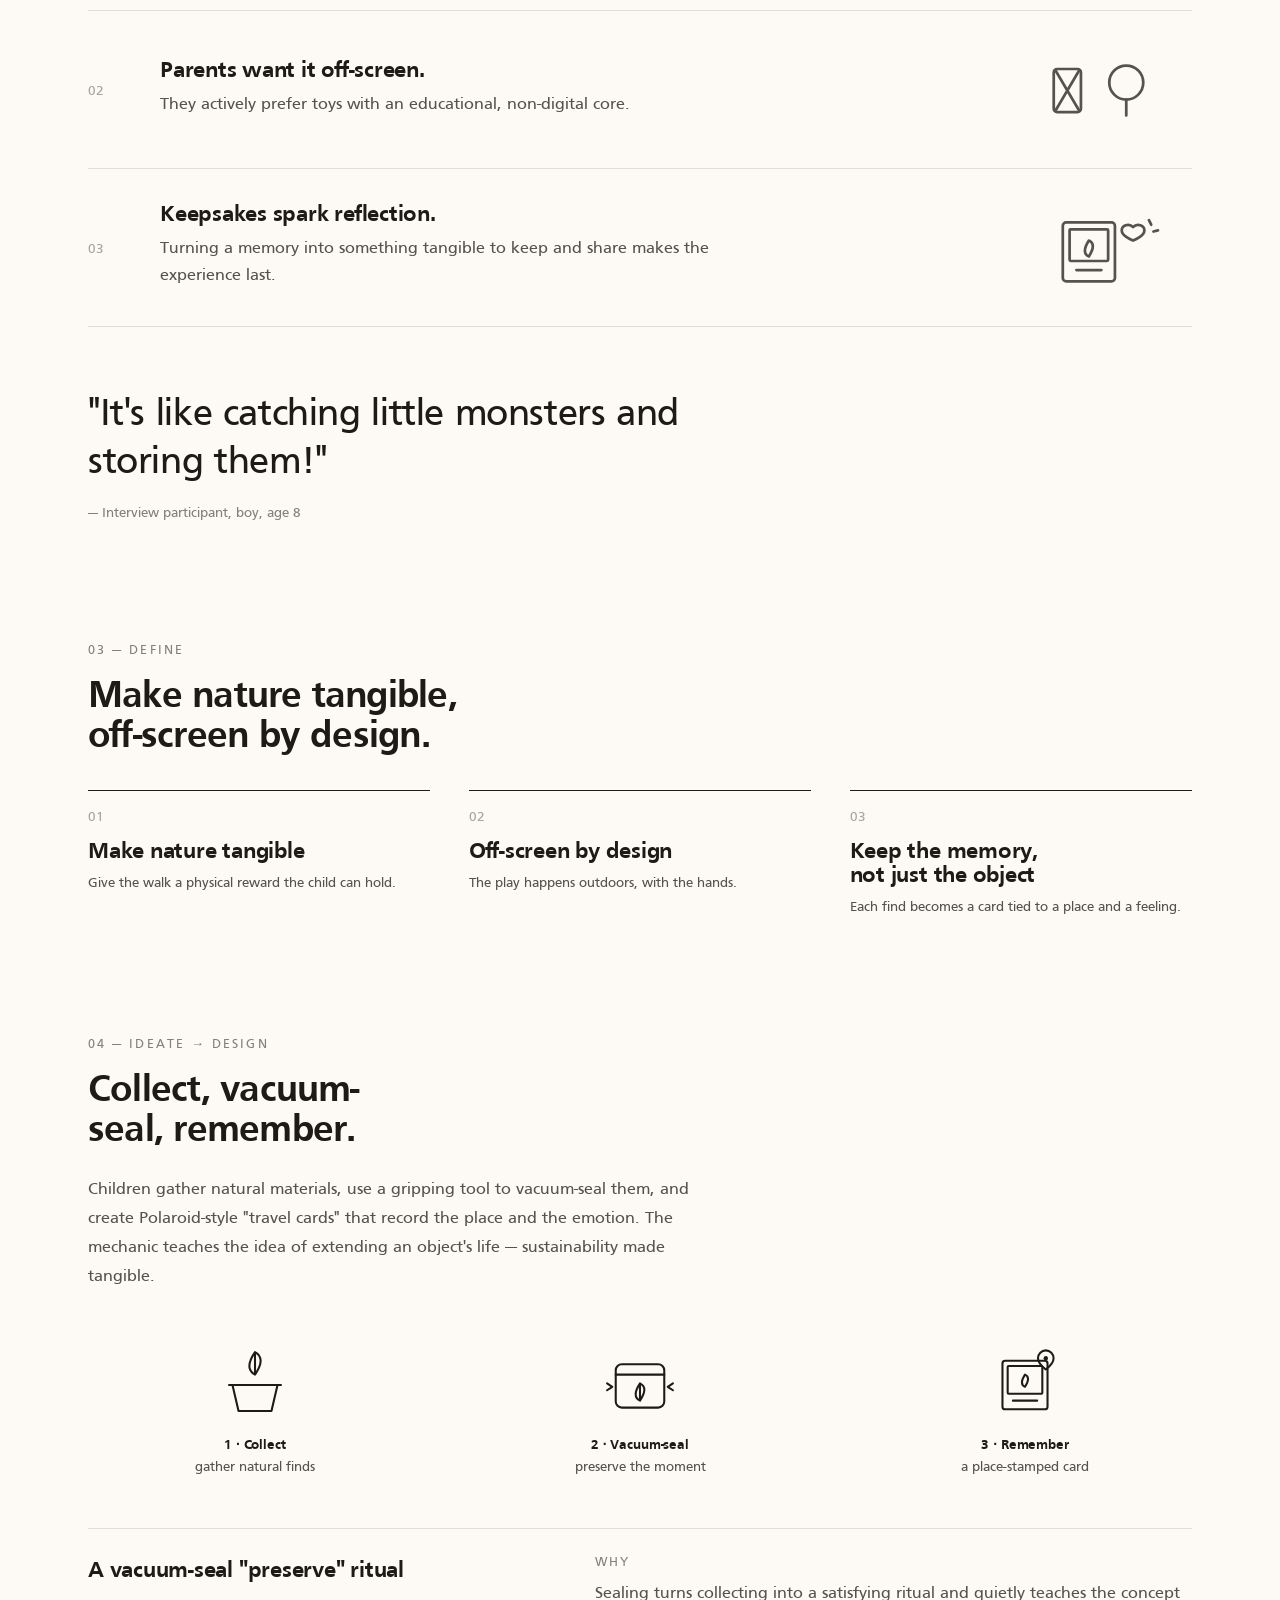
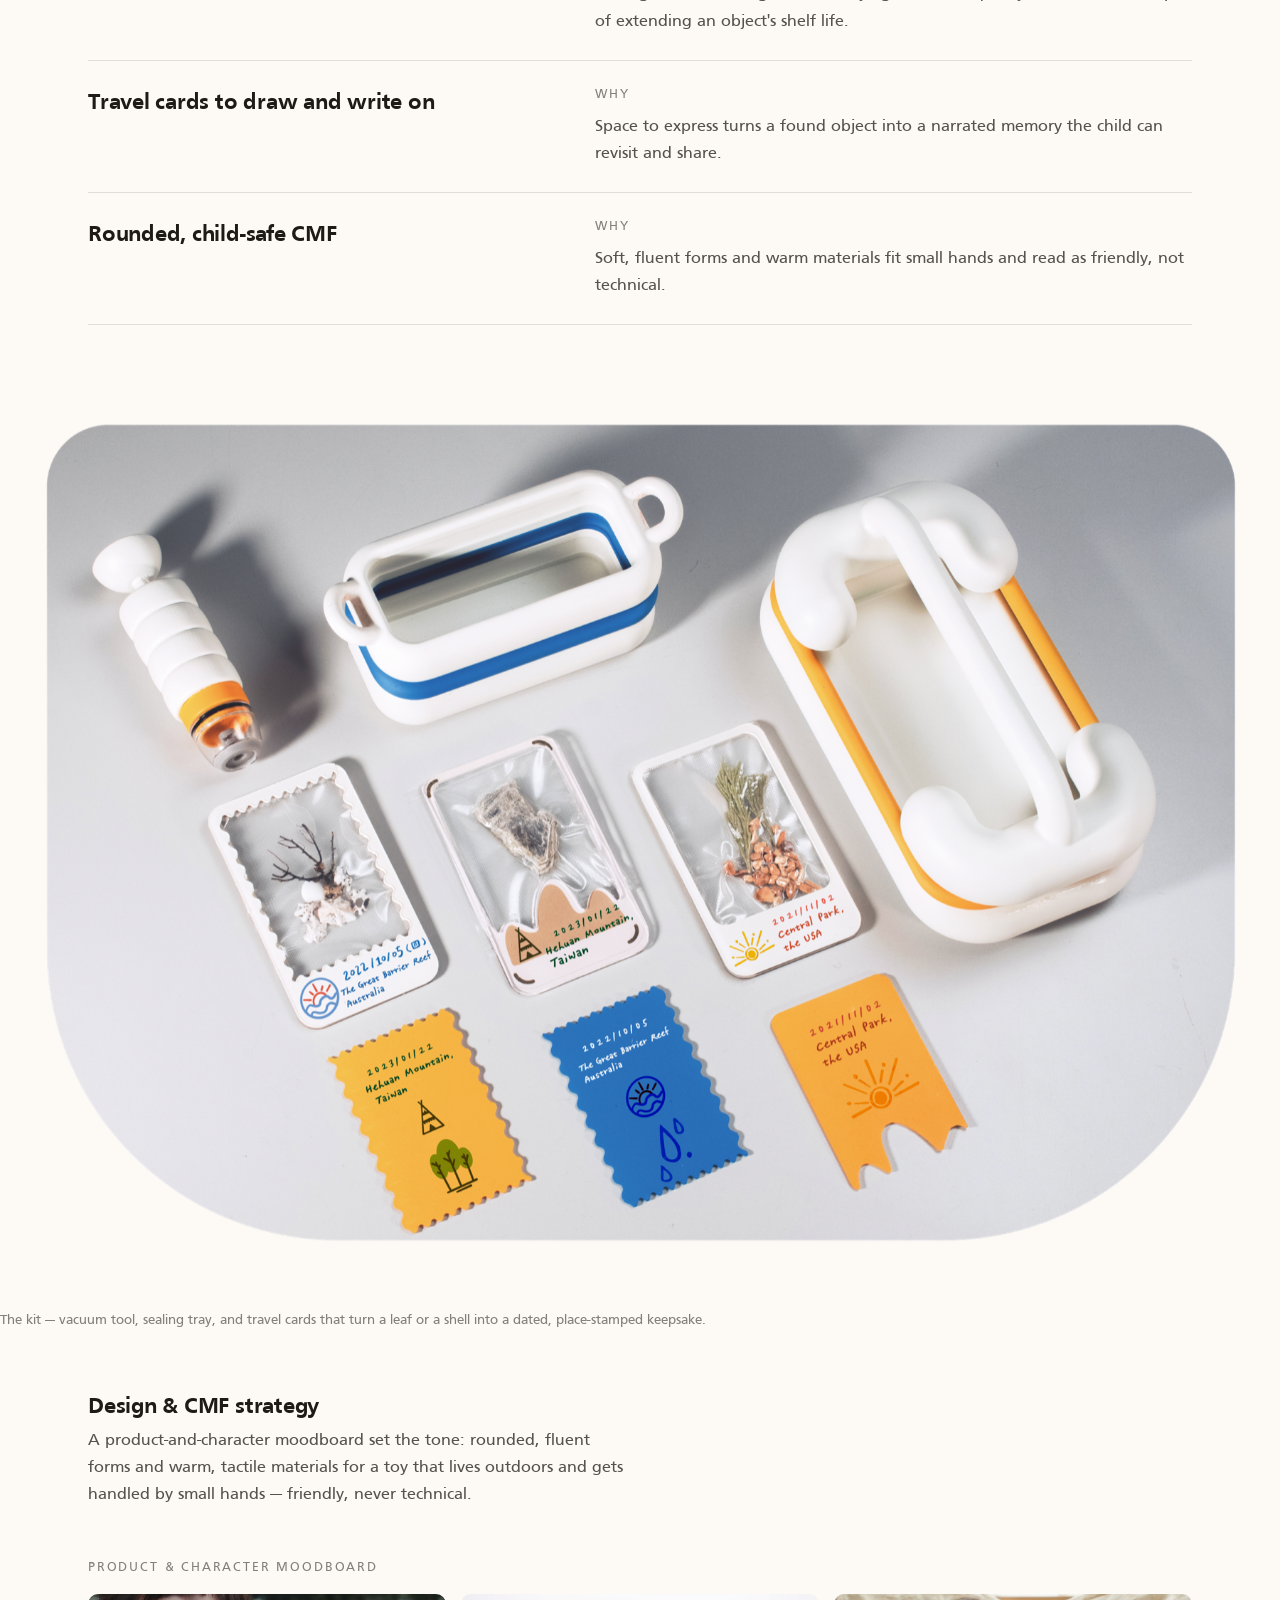
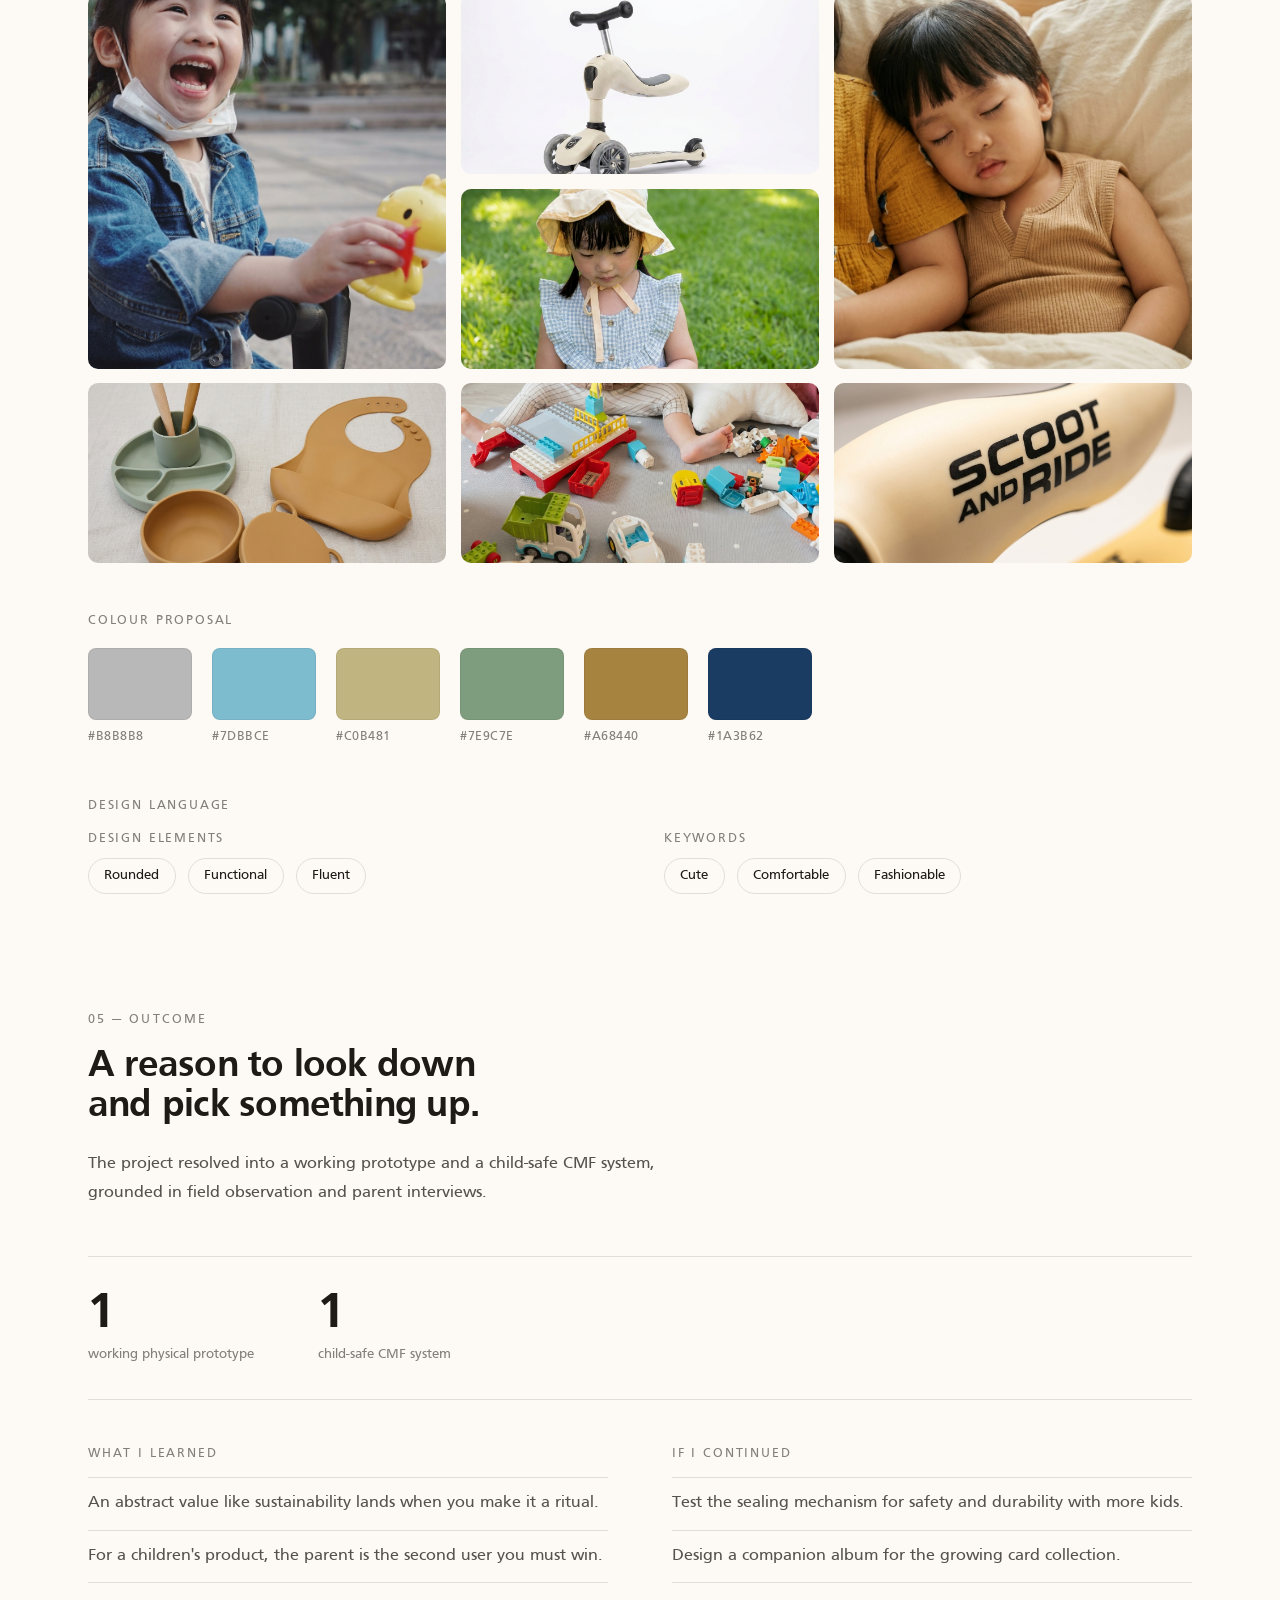
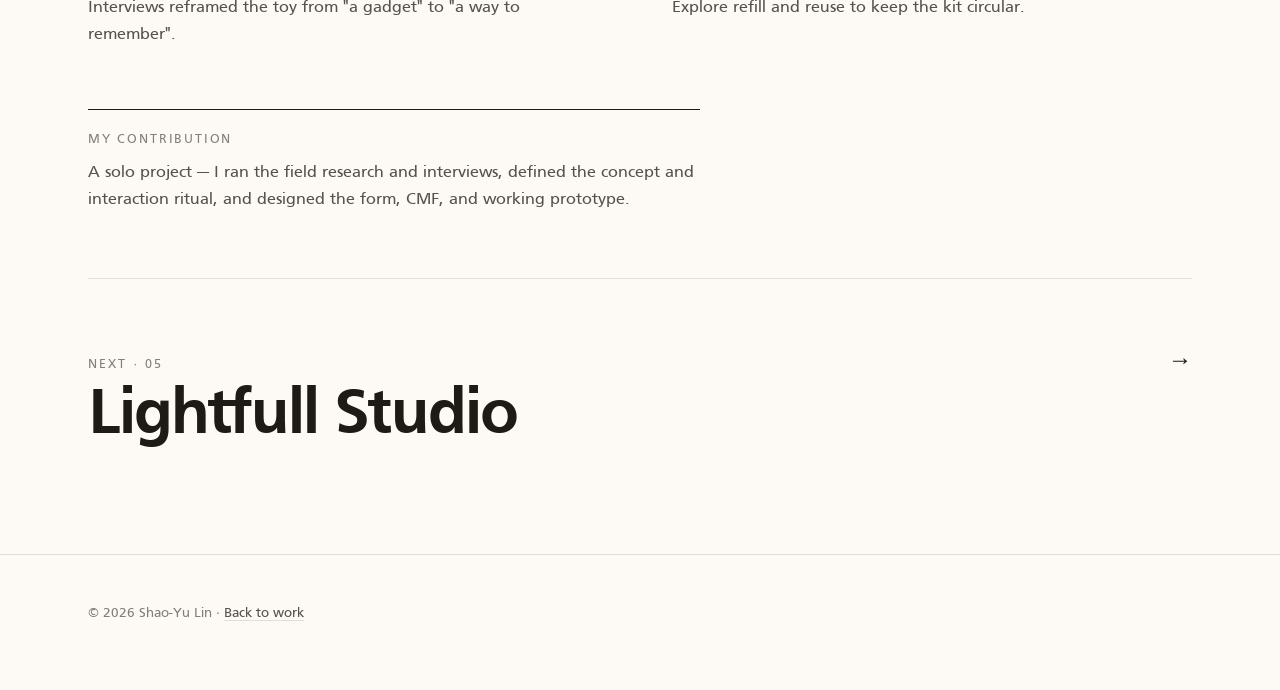
<file: projects/lively.html>
<!DOCTYPE html>
<html lang="en">
<head>
  <meta charset="UTF-8" />
  <meta name="viewport" content="width=device-width, initial-scale=1.0" />
  <title>Lively · Shao-Yu Lin</title>
  <meta name="description" content="A children's vacuum-Polaroid toy that turns moments in nature into tangible keepsakes — grounded in user interviews, with a working prototype and CMF system." />
  <link rel="stylesheet" href="../assets/css/styles.css" />
</head>
<body>
  <div class="cursor" aria-hidden="true"><div class="cursor__inner"><span class="cursor__label">↗</span></div></div>

  <nav class="nav">
    <a href="../index.html" class="nav__brand">Shao-Yu Lin — Tyler</a>
    <div class="nav__links">
      <a href="../index.html#work">Work</a>
      <a href="../index.html#about">About</a>
    </div>
    <a href="../index.html#contact" class="nav__contact">Contact</a>
  </nav>

  <main id="top">
    <!-- Snapshot -->
    <section class="project-hero">
      <div class="wrap">
        <div class="project-hero__card reveal">
          <div class="project-hero__eyebrow">
            <span>04</span><span>Product</span><span>UX</span><span>2023</span>
          </div>
          <h1 class="project-hero__title">Lively</h1>
          <p class="project-hero__lede">
            A children's vacuum-Polaroid toy that turns moments in nature into tangible keepsakes — collect, seal, and remember.
          </p>
          <dl class="meta-grid">
            <div><dt>Role</dt><dd>Industrial Design · UX</dd></div>
            <div><dt>Timeline</dt><dd>2023</dd></div>
            <div><dt>Tools</dt><dd>Rhino · KeyShot · Interviews</dd></div>
            <div><dt>Scope</dt><dd>Product · Kids · CMF</dd></div>
          </dl>
          <div class="cs-outcome">
            <span class="cs-outcome__label">Key outcome</span>
            <p class="cs-outcome__text">A nature-collecting toy concept grounded in field observation and interviews, resolved into a working physical prototype and a child-safe CMF system.</p>
          </div>
        </div>

        <div class="project-hero__img reveal">
          <img src="../assets/images/projects/lively/cover.png" alt="Lively — a child holding the vacuum-Polaroid toy" />
        </div>
      </div>
    </section>

    <section class="project-body">
      <div class="wrap">

        <!-- Problem -->
        <div class="cs-section reveal">
          <span class="section-label">01 — Problem</span>
          <h2 class="project-heading">Screens win because nature doesn't keep score.</h2>
          <div class="project-text">
            <p>
              Children spend more time on devices and less outdoors, and abstract ideas like sustainability or a product's life cycle are hard for them to grasp. Parents want educational toys that don't feel like another screen — but few options reward the simple act of being outside.
            </p>
            <p>
              I designed for children around 5–10 and the parents who shape what they play with.
            </p>
          </div>
          <div class="cs-hmw">
            <p class="cs-hmw__label">How might we</p>
            <p class="cs-hmw__text">…turn a walk in nature into something children want to collect, keep, and remember — away from screens?</p>
          </div>
        </div>

        <!-- Research -->
        <div class="cs-section reveal">
          <span class="section-label">02 — Research</span>
          <h2 class="project-heading">Kids already collect treasures — they just lose them.</h2>
          <div class="project-text">
            <p>
              I observed children at parks and ran informal interviews with them and their parents about outdoor play and learning toys. Four themes shaped the design direction.
            </p>
          </div>

          <div class="cs-stats">
            <div class="cs-stat"><b>3</b><span>park observation sessions</span></div>
            <div class="cs-stat"><b>6</b><span>parent interviews</span></div>
            <div class="cs-stat"><b>4</b><span>insight themes</span></div>
            <div class="cs-stat"><b>1</b><span>working prototype</span></div>
          </div>

          <ol class="cs-insights">
            <li class="has-sketch"><span class="n">01</span><div><h4>Collecting is a ritual kids love.</h4><p>The hands-on act of gathering and preserving is the play — the object is almost secondary.</p></div>
              <div class="sketch-mini" aria-hidden="true">
                <svg viewBox="0 0 150 96" role="img">
                  <!-- gathering natural finds into a basket — the ritual -->
                  <path d="M40 54 h40 l-5 24 h-30 z"/>
                  <path d="M36 54 h48"/>
                  <path d="M52 54 q-10 -12 -16 -16 q12 0 16 16 z"/>
                  <path d="M60 54 q0 -18 0 -24 q6 16 0 24 z"/>
                  <path d="M68 54 q10 -12 16 -16 q-12 0 -16 16 z"/>
                </svg>
              </div>
            </li>
            <li class="has-sketch"><span class="n">02</span><div><h4>Parents want it off-screen.</h4><p>They actively prefer toys with an educational, non-digital core.</p></div>
              <div class="sketch-mini" aria-hidden="true">
                <svg viewBox="0 0 150 96" role="img">
                  <!-- off-screen by design — no phone, outdoors -->
                  <rect x="28" y="30" width="24" height="38" rx="3"/>
                  <path d="M30 32 l20 34 M50 32 l-20 34"/>
                  <circle cx="92" cy="42" r="15"/>
                  <path d="M92 57 v14"/>
                </svg>
              </div>
            </li>
            <li class="has-sketch"><span class="n">03</span><div><h4>Keepsakes spark reflection.</h4><p>Turning a memory into something tangible to keep and share makes the experience last.</p></div>
              <div class="sketch-mini" aria-hidden="true">
                <svg viewBox="0 0 150 96" role="img">
                  <rect x="36" y="26" width="46" height="52" rx="3"/>
                  <rect x="42" y="32" width="34" height="28" rx="1"/>
                  <path d="M59 42 q7 3 0 14 q-7 -3 0 -14 z"/>
                  <path d="M48 68 h22"/>
                  <path d="M98 30 c -4 -4 -10 -1 -10 3 c 0 5 10 9 10 9 c 0 0 10 -4 10 -9 c 0 -4 -6 -7 -10 -3 z"/>
                  <path d="M112 24 l2 4 M116 34 l4 -1"/>
                </svg>
              </div>
            </li>
          </ol>

          <div class="cs-quote">
            <blockquote>"It's like catching little monsters and storing them!"</blockquote>
            <cite>— Interview participant, boy, age 8</cite>
          </div>
        </div>

        <!-- Define -->
        <div class="cs-section reveal">
          <span class="section-label">03 — Define</span>
          <h2 class="project-heading">Make nature tangible, off-screen by design.</h2>

          <ol class="cs-principles">
            <li><h4>Make nature tangible</h4><p>Give the walk a physical reward the child can hold.</p></li>
            <li><h4>Off-screen by design</h4><p>The play happens outdoors, with the hands.</p></li>
            <li><h4>Keep the memory, not just the object</h4><p>Each find becomes a card tied to a place and a feeling.</p></li>
          </ol>
        </div>

        <!-- Ideate → Design -->
        <div class="cs-section reveal">
          <span class="section-label">04 — Ideate → Design</span>
          <h2 class="project-heading">Collect, vacuum-seal, remember.</h2>
          <div class="project-text">
            <p>
              Children gather natural materials, use a gripping tool to vacuum-seal them, and create Polaroid-style "travel cards" that record the place and the emotion. The mechanic teaches the idea of extending an object's life — sustainability made tangible.
            </p>
          </div>

          <div class="sketch-row">
            <div class="sketch-method">
              <svg viewBox="0 0 120 96" role="img" aria-hidden="true">
                <path d="M34 52 h52 l-7 30 h-38 z"/>
                <path d="M30 52 h60"/>
                <path d="M60 14 q13 7 0 26 q-13 -7 0 -26 z"/>
                <path d="M60 16 v22"/>
              </svg>
              <span class="sketch-method__label"><b>1 · Collect</b>gather natural finds</span>
            </div>
            <div class="sketch-method">
              <svg viewBox="0 0 120 96" role="img" aria-hidden="true">
                <rect x="32" y="28" width="56" height="50" rx="7"/>
                <path d="M32 40 h56"/>
                <path d="M60 50 q10 5 0 20 q-10 -5 0 -20 z"/>
                <path d="M60 52 v16"/>
                <path d="M22 50 l6 4 l-6 4 M98 50 l-6 4 l6 4"/>
              </svg>
              <span class="sketch-method__label"><b>2 · Vacuum-seal</b>preserve the moment</span>
            </div>
            <div class="sketch-method">
              <svg viewBox="0 0 120 96" role="img" aria-hidden="true">
                <rect x="34" y="24" width="52" height="56" rx="3"/>
                <rect x="40" y="30" width="40" height="32" rx="1"/>
                <path d="M60 40 q7 3 0 14 q-7 -3 0 -14 z"/>
                <path d="M46 70 h28"/>
                <path d="M84 12 c -5 0 -9 4 -9 9 c 0 6 9 13 9 13 c 0 0 9 -7 9 -13 c 0 -5 -4 -9 -9 -9 z"/>
                <circle cx="84" cy="21" r="2.5" data-fill/>
              </svg>
              <span class="sketch-method__label"><b>3 · Remember</b>a place-stamped card</span>
            </div>
          </div>

          <div class="cs-decisions">
            <div class="cs-decision">
              <div class="cs-decision__what">A vacuum-seal "preserve" ritual</div>
              <div class="cs-decision__why"><span class="lab">Why</span>Sealing turns collecting into a satisfying ritual and quietly teaches the concept of extending an object's shelf life.</div>
            </div>
            <div class="cs-decision">
              <div class="cs-decision__what">Travel cards to draw and write on</div>
              <div class="cs-decision__why"><span class="lab">Why</span>Space to express turns a found object into a narrated memory the child can revisit and share.</div>
            </div>
            <div class="cs-decision">
              <div class="cs-decision__what">Rounded, child-safe CMF</div>
              <div class="cs-decision__why"><span class="lab">Why</span>Soft, fluent forms and warm materials fit small hands and read as friendly, not technical.</div>
            </div>
          </div>

          <figure class="img-block img-block--full reveal">
            <img src="../assets/images/projects/lively/08.png" alt="Lively toy kit with sealed nature cards and stamps" />
            <figcaption class="img-caption">The kit — vacuum tool, sealing tray, and travel cards that turn a leaf or a shell into a dated, place-stamped keepsake.</figcaption>
          </figure>

          <div class="cmf reveal">
            <div class="cmf__head">
              <h3>Design &amp; CMF strategy</h3>
              <p>A product-and-character moodboard set the tone: rounded, fluent forms and warm, tactile materials for a toy that lives outdoors and gets handled by small hands — friendly, never technical.</p>
            </div>

            <span class="cmf-sublabel">Product &amp; character moodboard</span>
            <div class="cmf-board">
              <figure class="tall"><img src="../assets/images/projects/lively/cmf/g_kid-laugh.png" alt="Child playing joyfully outdoors with a toy" loading="lazy" /></figure>
              <figure><img src="../assets/images/projects/lively/cmf/g_scooter.png" alt="Convertible children's sit-and-scoot scooter" loading="lazy" /></figure>
              <figure class="tall"><img src="../assets/images/projects/lively/cmf/g_kid-sleep.png" alt="Child resting in warm earthy-toned clothing" loading="lazy" /></figure>
              <figure><img src="../assets/images/projects/lively/cmf/g_kid-hat.png" alt="Child in a soft sun hat outdoors" loading="lazy" /></figure>
              <figure><img src="../assets/images/projects/lively/cmf/g_tableware.png" alt="Soft child-safe silicone tableware in earthy tones" loading="lazy" /></figure>
              <figure><img src="../assets/images/projects/lively/cmf/g_toys.png" alt="Wooden and colourful toys arranged on the floor" loading="lazy" /></figure>
              <figure><img src="../assets/images/projects/lively/cmf/g_detail.png" alt="Soft-touch rounded product grip detail" loading="lazy" /></figure>
            </div>

            <span class="cmf-sublabel">Colour proposal</span>
            <ul class="cmf-swatches">
              <li><span style="background:#B8B8B8"></span>#B8B8B8</li>
              <li><span style="background:#7DBBCE"></span>#7DBBCE</li>
              <li><span style="background:#C0B481"></span>#C0B481</li>
              <li><span style="background:#7E9C7E"></span>#7E9C7E</li>
              <li><span style="background:#A68440"></span>#A68440</li>
              <li><span style="background:#1A3B62"></span>#1A3B62</li>
            </ul>

            <span class="cmf-sublabel">Design language</span>
            <div class="cmf-lang">
              <div>
                <h4>Design elements</h4>
                <ul class="cmf-tags"><li>Rounded</li><li>Functional</li><li>Fluent</li></ul>
              </div>
              <div>
                <h4>Keywords</h4>
                <ul class="cmf-tags"><li>Cute</li><li>Comfortable</li><li>Fashionable</li></ul>
              </div>
            </div>
          </div>
        </div>

        <!-- Outcome -->
        <div class="cs-section reveal">
          <span class="section-label">05 — Outcome</span>
          <h2 class="project-heading">A reason to look down and pick something up.</h2>
          <div class="project-text">
            <p>The project resolved into a working prototype and a child-safe CMF system, grounded in field observation and parent interviews.</p>
          </div>

          <div class="cs-stats">
            <div class="cs-stat"><b>1</b><span>working physical prototype</span></div>
            <div class="cs-stat"><b>1</b><span>child-safe CMF system</span></div>
          </div>

          <div class="cs-takeaways">
            <div>
              <h4>What I learned</h4>
              <ul>
                <li>An abstract value like sustainability lands when you make it a ritual.</li>
                <li>For a children's product, the parent is the second user you must win.</li>
                <li>Interviews reframed the toy from "a gadget" to "a way to remember".</li>
              </ul>
            </div>
            <div>
              <h4>If I continued</h4>
              <ul>
                <li>Test the sealing mechanism for safety and durability with more kids.</li>
                <li>Design a companion album for the growing card collection.</li>
                <li>Explore refill and reuse to keep the kit circular.</li>
              </ul>
            </div>
          </div>

          <div class="cs-contribution">
            <h4>My contribution</h4>
            <p>A solo project — I ran the field research and interviews, defined the concept and interaction ritual, and designed the form, CMF, and working prototype.</p>
          </div>
        </div>

        <a href="lightfull.html" class="next-project reveal" data-cursor="view">
          <div>
            <div class="next-project__label">Next · 05</div>
            <h2 class="next-project__title">Lightfull Studio</h2>
          </div>
          <div class="next-project__arrow">→</div>
        </a>

      </div>
    </section>

    <footer class="footer">
      <div class="wrap">© 2026 Shao-Yu Lin · <a href="../index.html">Back to work</a></div>
    </footer>
  </main>

  <script src="../assets/js/main.js"></script>
</body>
</html>
</file>
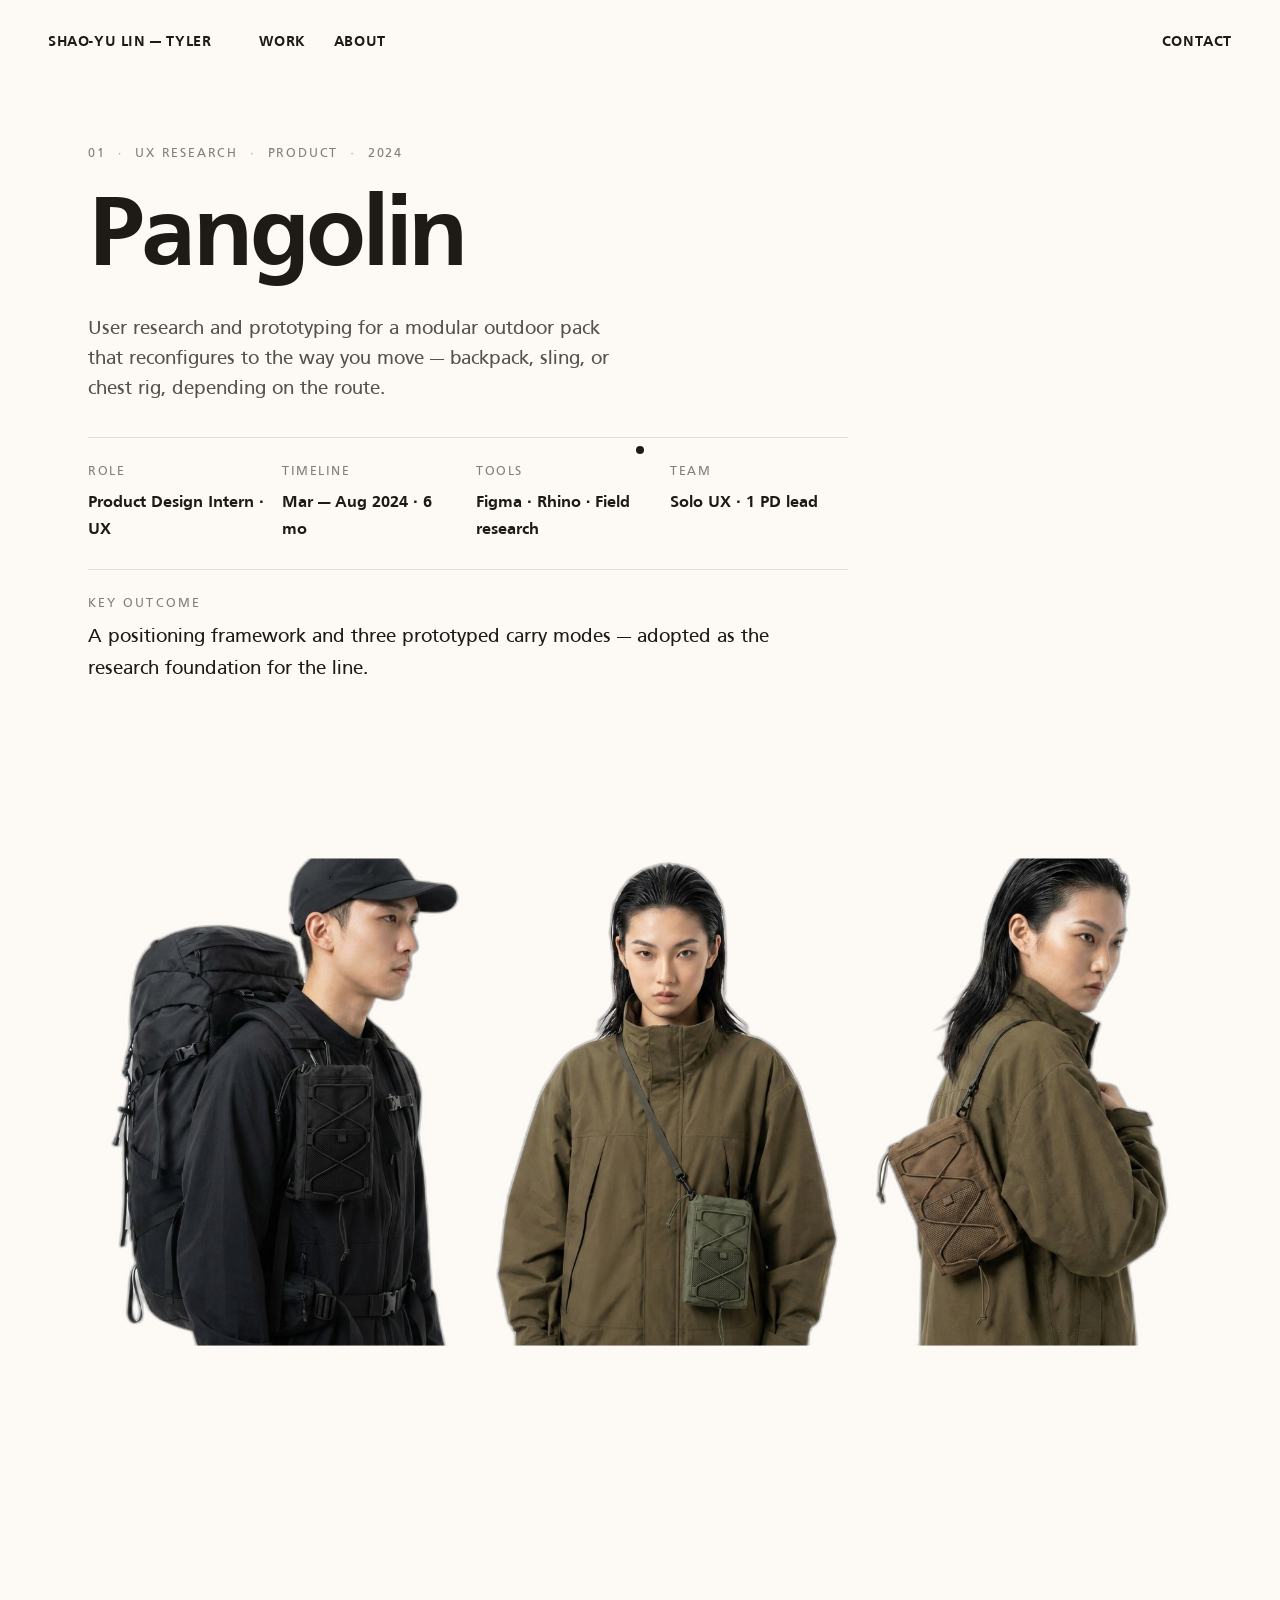
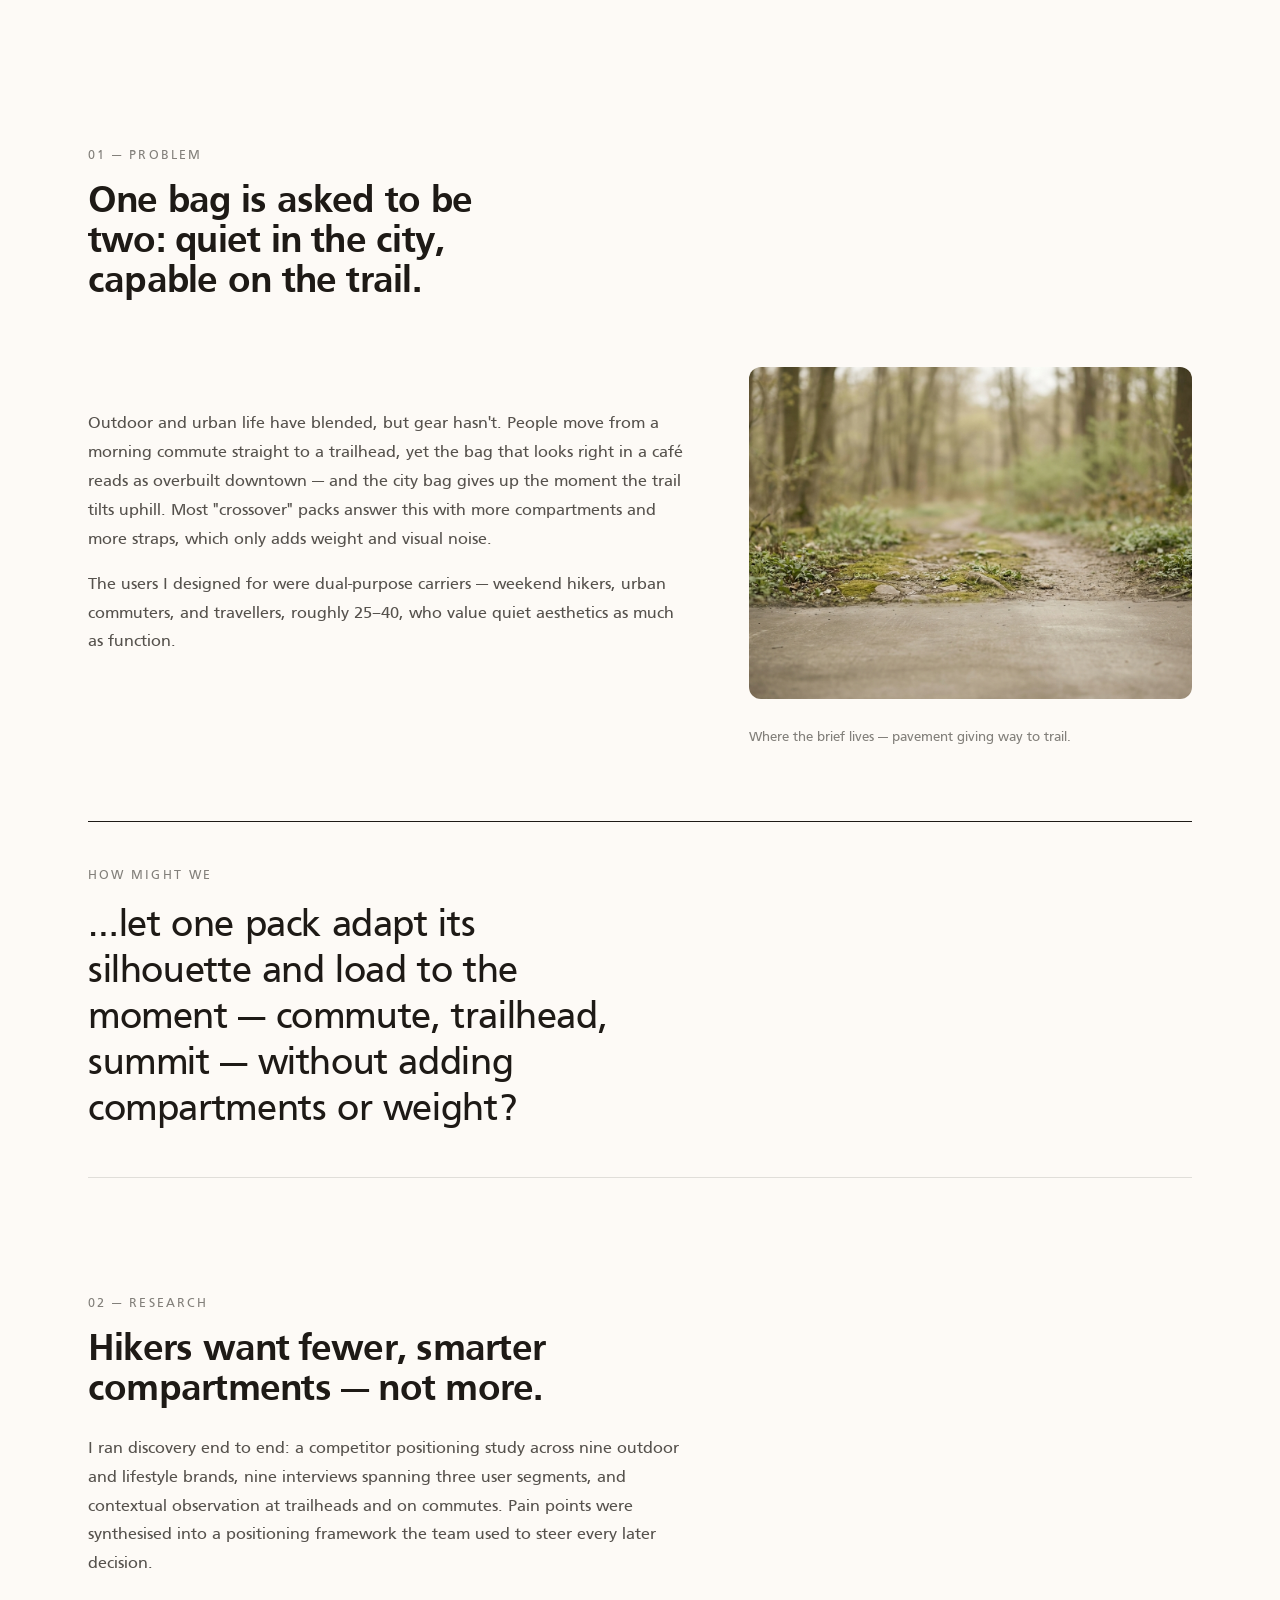
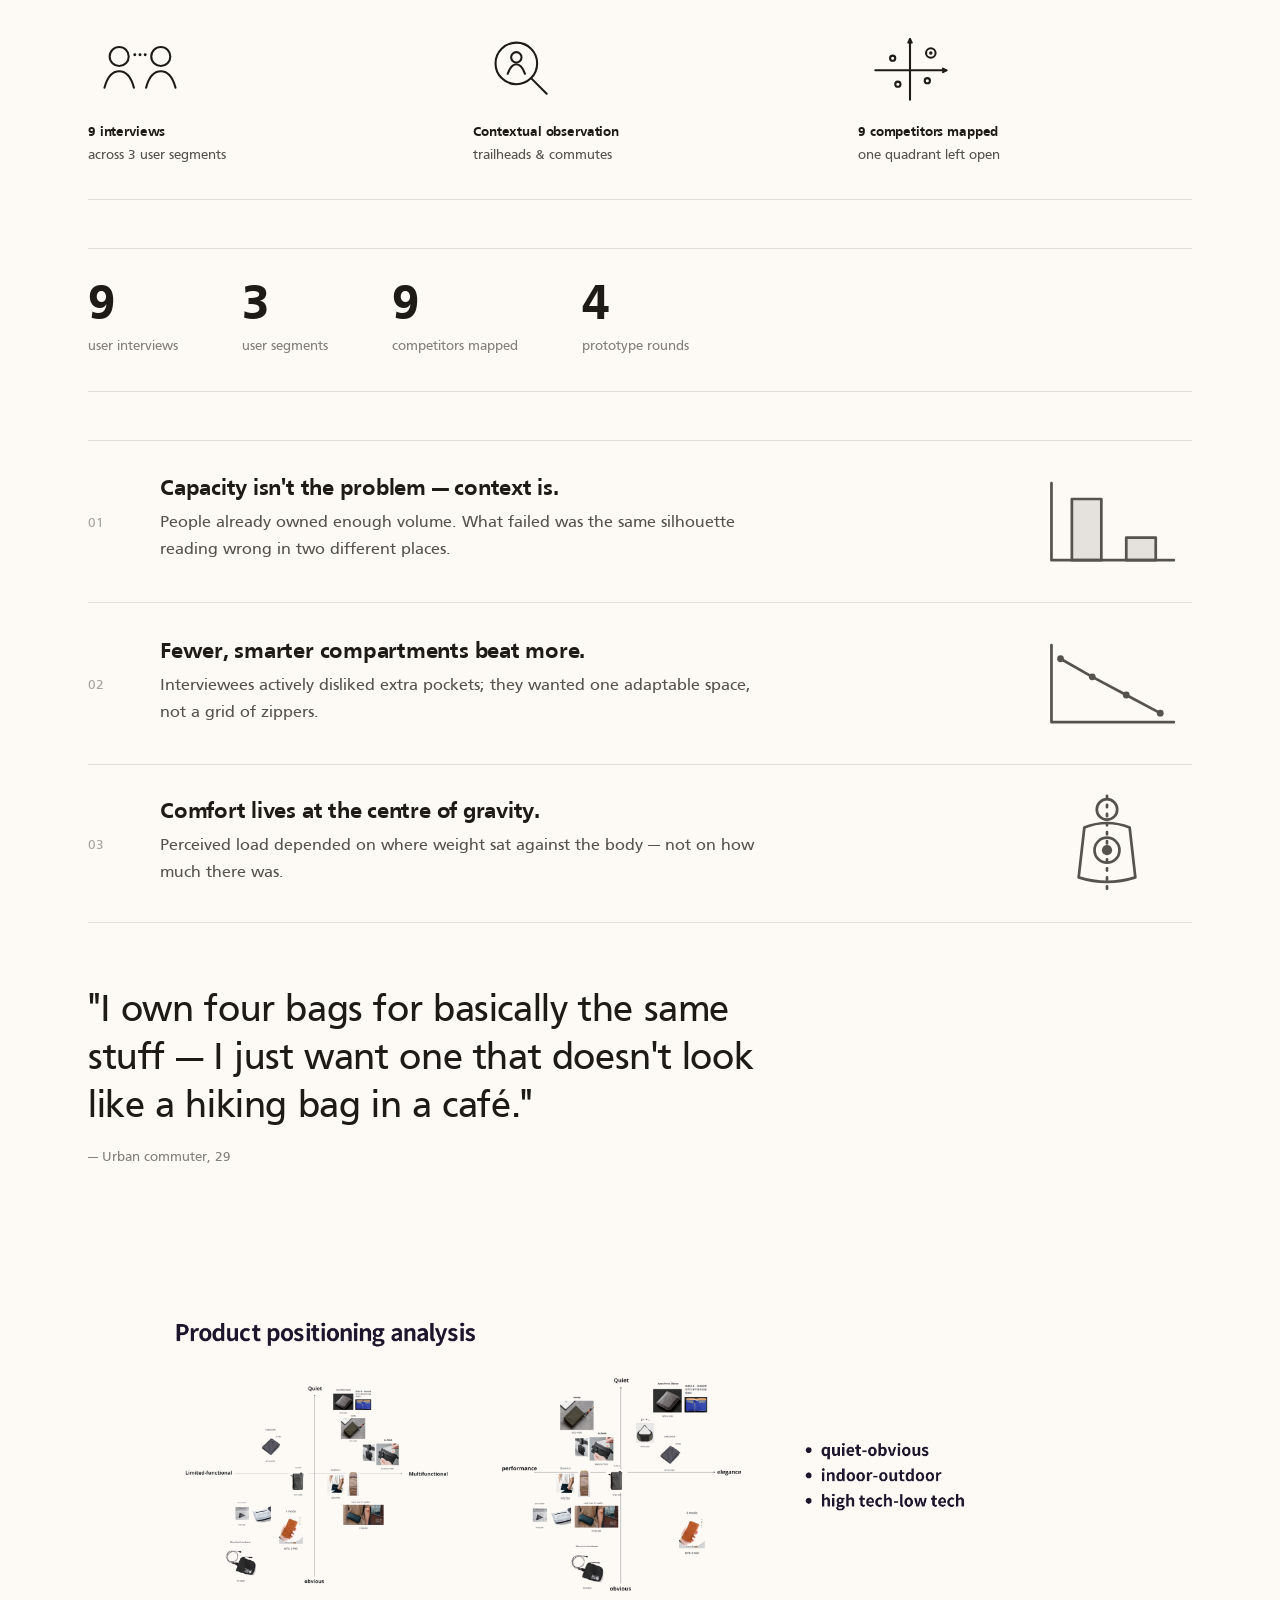
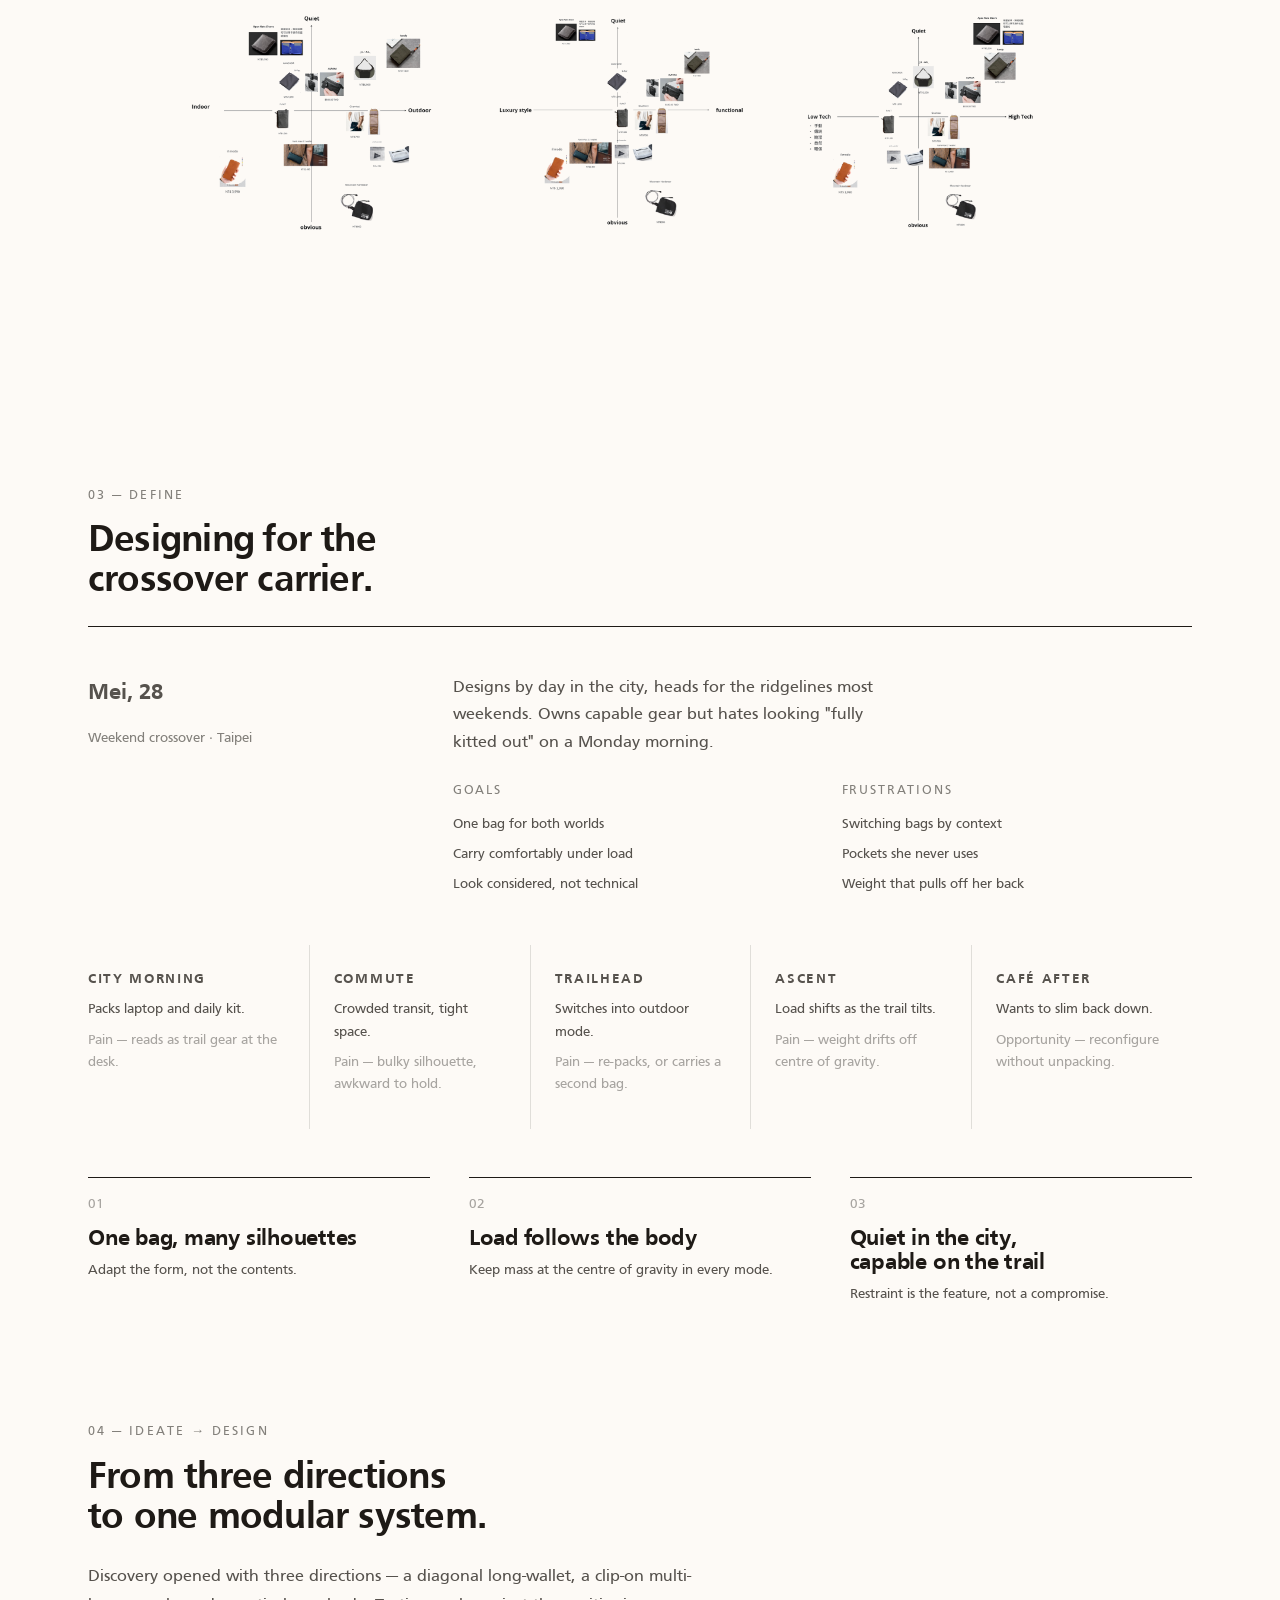
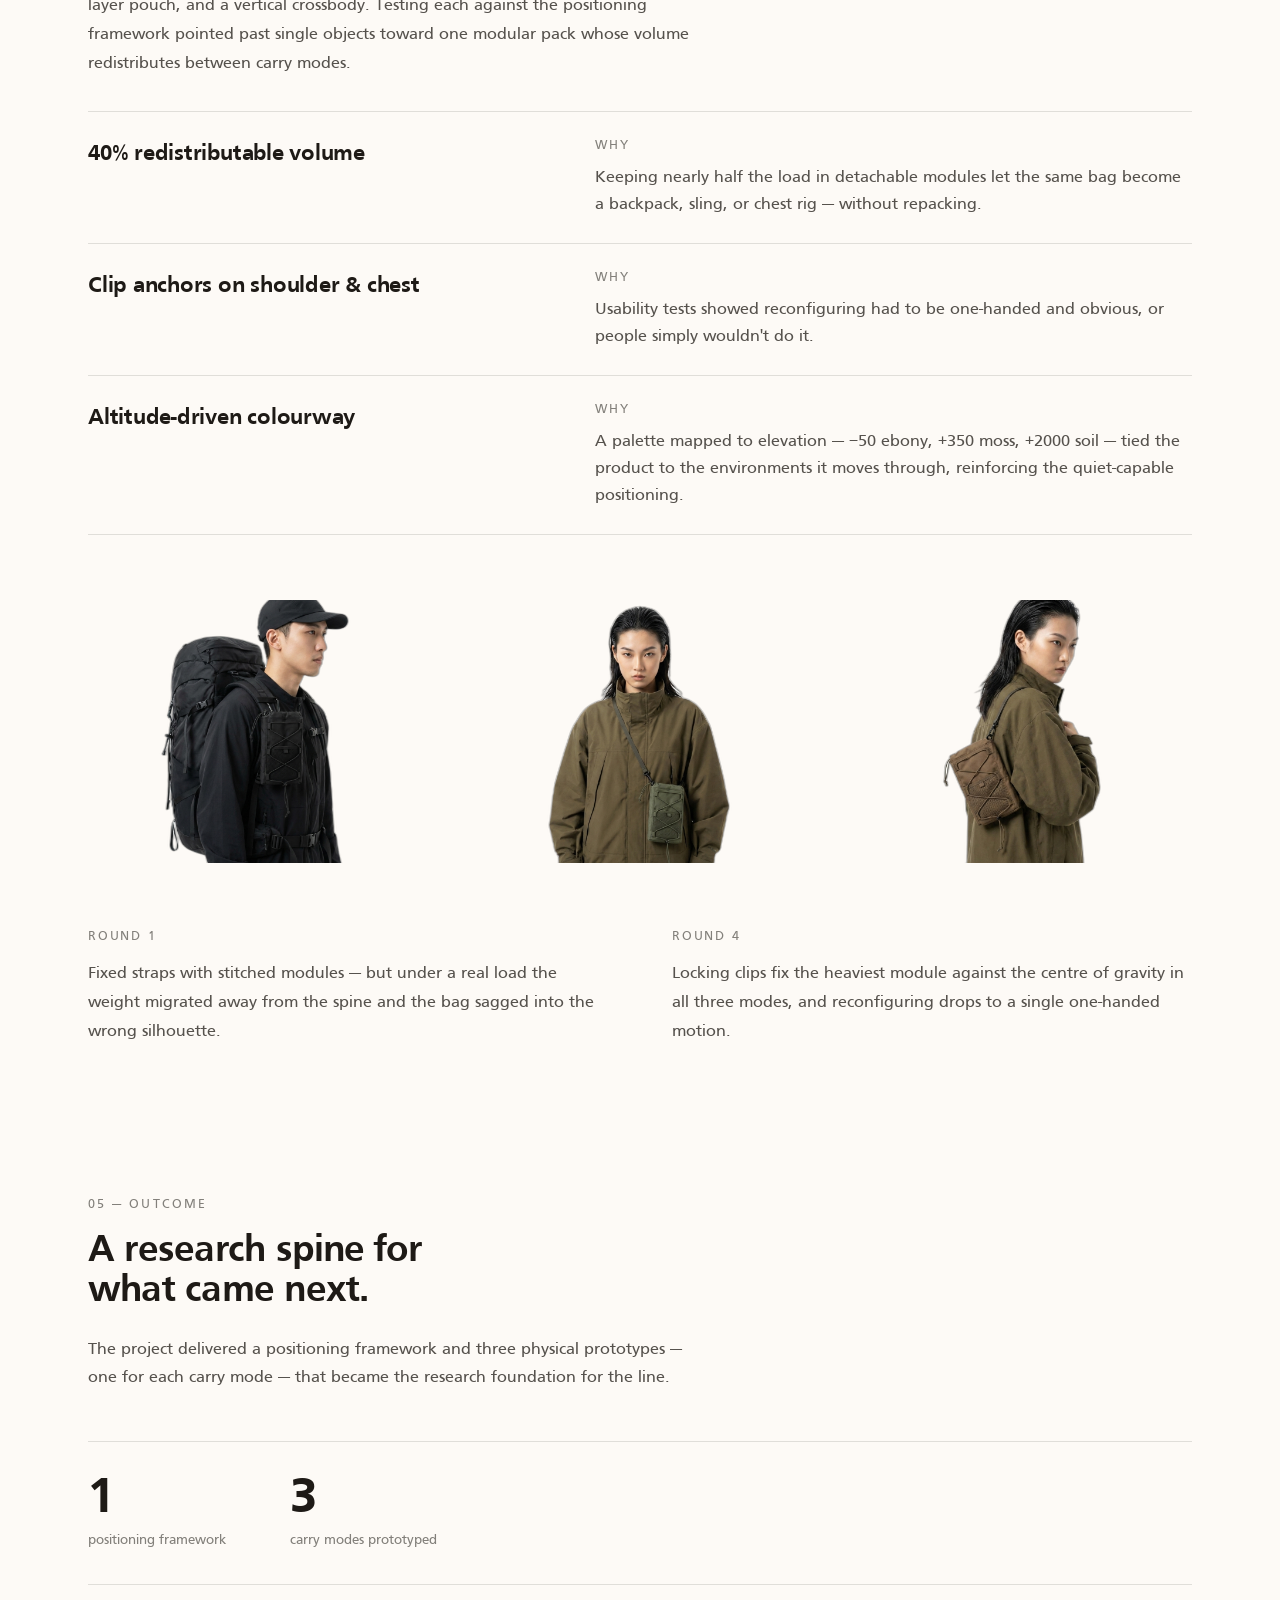
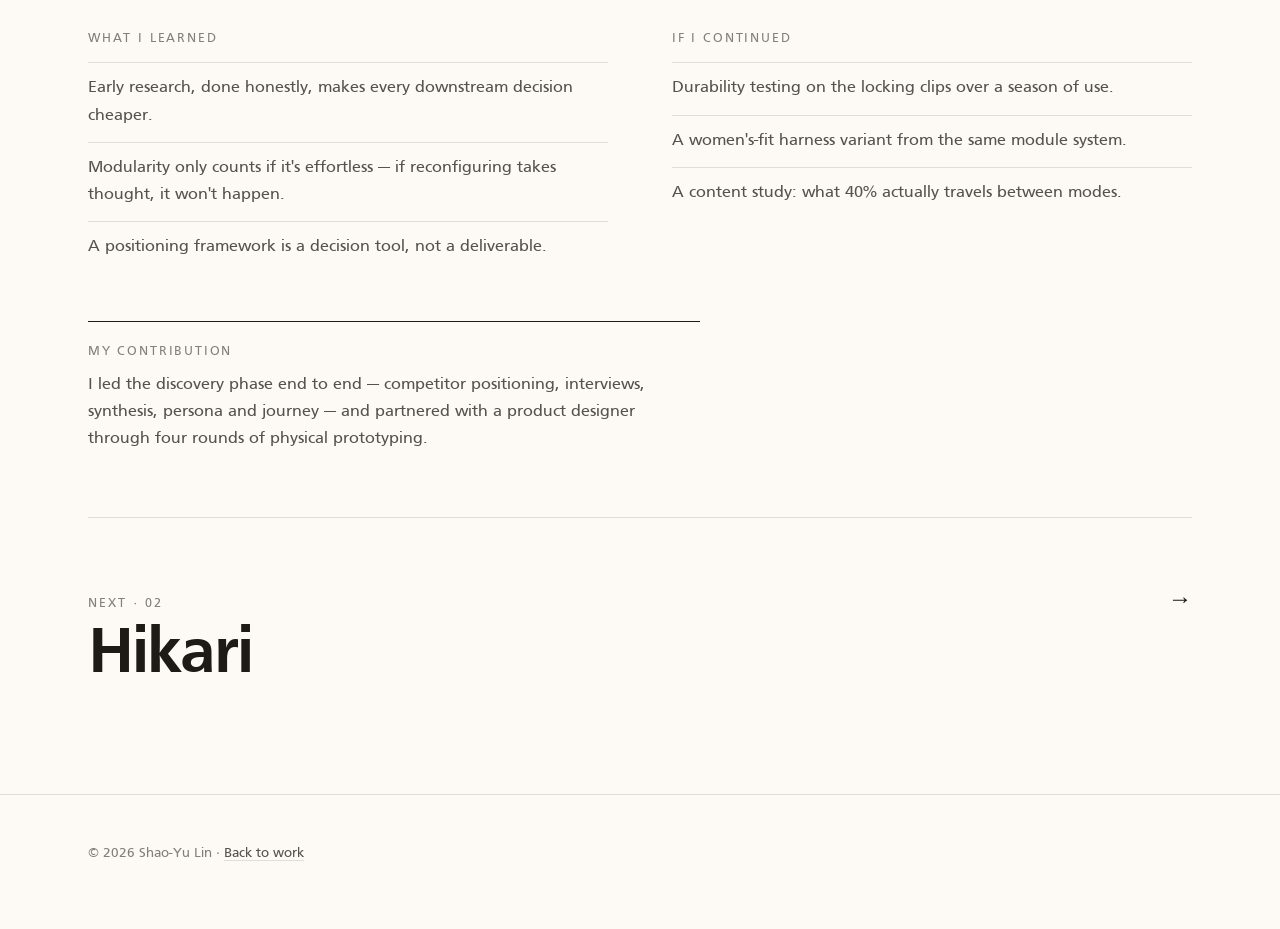
<file: projects/pangolin.html>
<!DOCTYPE html>
<html lang="en">
<head>
  <meta charset="UTF-8" />
  <meta name="viewport" content="width=device-width, initial-scale=1.0" />
  <title>Pangolin · Shao-Yu Lin</title>
  <meta name="description" content="UX research and prototyping for a modular outdoor pack that reconfigures to the way you move — discovery, positioning, and usability-tested carry modes." />
  <link rel="stylesheet" href="../assets/css/styles.css" />
</head>
<body>
  <div class="cursor" aria-hidden="true"><div class="cursor__inner"><span class="cursor__label">↗</span></div></div>

  <nav class="nav">
    <a href="../index.html" class="nav__brand">Shao-Yu Lin — Tyler</a>
    <div class="nav__links">
      <a href="../index.html#work">Work</a>
      <a href="../index.html#about">About</a>
    </div>
    <a href="../index.html#contact" class="nav__contact">Contact</a>
  </nav>

  <main id="top">
    <!-- Snapshot -->
    <section class="project-hero">
      <div class="wrap">
        <div class="project-hero__card reveal">
          <div class="project-hero__eyebrow">
            <span>01</span><span>UX Research</span><span>Product</span><span>2024</span>
          </div>
          <h1 class="project-hero__title">Pangolin</h1>
          <p class="project-hero__lede">
            User research and prototyping for a modular outdoor pack that reconfigures to the way you move — backpack, sling, or chest rig, depending on the route.
          </p>
          <dl class="meta-grid">
            <div><dt>Role</dt><dd>Product Design Intern · UX</dd></div>
            <div><dt>Timeline</dt><dd>Mar — Aug 2024 · 6 mo</dd></div>
            <div><dt>Tools</dt><dd>Figma · Rhino · Field research</dd></div>
            <div><dt>Team</dt><dd>Solo UX · 1 PD lead</dd></div>
          </dl>
          <div class="cs-outcome">
            <span class="cs-outcome__label">Key outcome</span>
            <p class="cs-outcome__text">A positioning framework and three prototyped carry modes — adopted as the research foundation for the line.</p>
          </div>
        </div>

        <div class="project-hero__img reveal">
          <img src="../assets/images/projects/pangolin/cover.png" alt="Pangolin modular pack worn three ways" />
        </div>
      </div>
    </section>

    <section class="project-body">
      <div class="wrap">

        <!-- Problem -->
        <div class="cs-section reveal">
          <span class="section-label">01 — Problem</span>
          <h2 class="project-heading">One bag is asked to be two: quiet in the city, capable on the trail.</h2>
          <div class="two-col two-col--text-led">
            <div class="project-text">
              <p>
                Outdoor and urban life have blended, but gear hasn't. People move from a morning commute straight to a trailhead, yet the bag that looks right in a café reads as overbuilt downtown — and the city bag gives up the moment the trail tilts uphill. Most "crossover" packs answer this with more compartments and more straps, which only adds weight and visual noise.
              </p>
              <p>
                The users I designed for were dual-purpose carriers — weekend hikers, urban commuters, and travellers, roughly 25–40, who value quiet aesthetics as much as function.
              </p>
            </div>
            <figure class="problem-figure">
              <img src="../assets/images/projects/pangolin/07.png" alt="Urban pavement giving way to a forest trail — the city-to-trail crossover" loading="lazy" />
              <figcaption class="img-caption">Where the brief lives — pavement giving way to trail.</figcaption>
            </figure>
          </div>
          <div class="cs-hmw">
            <p class="cs-hmw__label">How might we</p>
            <p class="cs-hmw__text">…let one pack adapt its silhouette and load to the moment — commute, trailhead, summit — without adding compartments or weight?</p>
          </div>
        </div>

        <!-- Research -->
        <div class="cs-section reveal">
          <span class="section-label">02 — Research</span>
          <h2 class="project-heading">Hikers want fewer, smarter compartments — not more.</h2>
          <div class="project-text">
            <p>
              I ran discovery end to end: a competitor positioning study across nine outdoor and lifestyle brands, nine interviews spanning three user segments, and contextual observation at trailheads and on commutes. Pain points were synthesised into a positioning framework the team used to steer every later decision.
            </p>
          </div>

          <div class="sketch-methods" aria-hidden="true">
            <div class="sketch-method">
              <svg viewBox="0 0 120 96" role="img">
                <!-- interviews: two people in conversation -->
                <circle cx="36" cy="34" r="11"/>
                <path d="M19 70 q5 -19 17 -19 q12 0 17 19"/>
                <circle cx="84" cy="34" r="11"/>
                <path d="M67 70 q5 -19 17 -19 q12 0 17 19"/>
                <circle cx="54" cy="32" r="1.7" data-fill/>
                <circle cx="60" cy="32" r="1.7" data-fill/>
                <circle cx="66" cy="32" r="1.7" data-fill/>
              </svg>
              <span class="sketch-method__label"><b>9 interviews</b>across 3 user segments</span>
            </div>
            <div class="sketch-method">
              <svg viewBox="0 0 120 96" role="img">
                <!-- contextual observation: a person seen through a magnifier -->
                <circle cx="50" cy="42" r="24"/>
                <path d="M67 59 l18 18"/>
                <circle cx="50" cy="35" r="6"/>
                <path d="M40 54 q4 -11 10 -11 q6 0 10 11"/>
              </svg>
              <span class="sketch-method__label"><b>Contextual observation</b>trailheads &amp; commutes</span>
            </div>
            <div class="sketch-method">
              <svg viewBox="0 0 120 96" role="img">
                <!-- 2x2 positioning map with scatter + the open quadrant -->
                <path d="M60 14 v70"/>
                <path d="M58 18 l2 -4 l2 4"/>
                <path d="M20 50 h82"/>
                <path d="M98 48 l4 2 l-4 2"/>
                <circle cx="40" cy="36" r="3"/>
                <circle cx="46" cy="66" r="3"/>
                <circle cx="80" cy="62" r="3"/>
                <circle cx="84" cy="30" r="5.5"/>
                <circle cx="84" cy="30" r="2" data-fill/>
              </svg>
              <span class="sketch-method__label"><b>9 competitors mapped</b>one quadrant left open</span>
            </div>
          </div>

          <div class="cs-stats">
            <div class="cs-stat"><b>9</b><span>user interviews</span></div>
            <div class="cs-stat"><b>3</b><span>user segments</span></div>
            <div class="cs-stat"><b>9</b><span>competitors mapped</span></div>
            <div class="cs-stat"><b>4</b><span>prototype rounds</span></div>
          </div>

          <ol class="cs-insights">
            <li class="has-sketch"><span class="n">01</span><div><h4>Capacity isn't the problem — context is.</h4><p>People already owned enough volume. What failed was the same silhouette reading wrong in two different places.</p></div>
              <div class="sketch-mini" aria-hidden="true">
                <svg viewBox="0 0 150 100" role="img">
                  <!-- volume owned (high) vs context-fit (low) -->
                  <path d="M26 16 V84 M26 84 H134"/>
                  <rect x="44" y="30" width="26" height="54" data-soft/>
                  <rect x="44" y="30" width="26" height="54"/>
                  <rect x="92" y="64" width="26" height="20" data-soft/>
                  <rect x="92" y="64" width="26" height="20"/>
                </svg>
              </div>
            </li>
            <li class="has-sketch"><span class="n">02</span><div><h4>Fewer, smarter compartments beat more.</h4><p>Interviewees actively disliked extra pockets; they wanted one adaptable space, not a grid of zippers.</p></div>
              <div class="sketch-mini" aria-hidden="true">
                <svg viewBox="0 0 150 100" role="img">
                  <!-- more compartments -> less satisfaction (down line) -->
                  <path d="M26 16 V84 M26 84 H134"/>
                  <path d="M34 28 L62 44 L92 60 L122 76"/>
                  <circle cx="34" cy="28" r="3" data-fill/>
                  <circle cx="62" cy="44" r="3" data-fill/>
                  <circle cx="92" cy="60" r="3" data-fill/>
                  <circle cx="122" cy="76" r="3" data-fill/>
                </svg>
              </div>
            </li>
            <li class="has-sketch"><span class="n">03</span><div><h4>Comfort lives at the centre of gravity.</h4><p>Perceived load depended on where weight sat against the body — not on how much there was.</p></div>
              <div class="sketch-mini" aria-hidden="true">
                <svg viewBox="0 0 150 96" role="img">
                  <!-- weight carried at the body's centre of gravity -->
                  <circle cx="75" cy="18" r="9"/>
                  <path d="M55 34 q20 -8 40 0 l5 44 q-25 8 -50 0 z"/>
                  <path d="M75 6 v84" data-dash/>
                  <circle cx="75" cy="54" r="11"/>
                  <circle cx="75" cy="54" r="4.5" data-fill/>
                </svg>
              </div>
            </li>
          </ol>

          <div class="cs-quote">
            <blockquote>"I own four bags for basically the same stuff — I just want one that doesn't look like a hiking bag in a café."</blockquote>
            <cite>— Urban commuter, 29</cite>
          </div>

          <figure class="img-block">
            <img src="../assets/images/projects/pangolin/03.png" alt="Competitor positioning map" />
            <figcaption class="img-caption">Positioning map — competitors plotted across quiet–obvious and functional–elegant axes revealed an unclaimed space: quietly styled, trail-capable. Crossing outdoor–urban with minimalist–functional, the <em>crossover carrier</em> emerged as the underserved quadrant.</figcaption>
          </figure>
        </div>

        <!-- Define -->
        <div class="cs-section reveal">
          <span class="section-label">03 — Define</span>
          <h2 class="project-heading">Designing for the crossover carrier.</h2>

          <div class="cs-persona">
            <div class="cs-persona__id">
              <p class="name">Mei, 28</p>
              <p class="tag">Weekend crossover · Taipei</p>
            </div>
            <div>
              <p class="cs-persona__bio">Designs by day in the city, heads for the ridgelines most weekends. Owns capable gear but hates looking "fully kitted out" on a Monday morning.</p>
              <div class="cs-persona__cols">
                <div>
                  <h5>Goals</h5>
                  <ul>
                    <li>One bag for both worlds</li>
                    <li>Carry comfortably under load</li>
                    <li>Look considered, not technical</li>
                  </ul>
                </div>
                <div>
                  <h5>Frustrations</h5>
                  <ul>
                    <li>Switching bags by context</li>
                    <li>Pockets she never uses</li>
                    <li>Weight that pulls off her back</li>
                  </ul>
                </div>
              </div>
            </div>
          </div>

          <div class="cs-journey">
            <div class="cs-journey__step">
              <p class="cs-journey__phase">City morning</p>
              <p>Packs laptop and daily kit.</p>
              <p class="lab">Pain — reads as trail gear at the desk.</p>
            </div>
            <div class="cs-journey__step">
              <p class="cs-journey__phase">Commute</p>
              <p>Crowded transit, tight space.</p>
              <p class="lab">Pain — bulky silhouette, awkward to hold.</p>
            </div>
            <div class="cs-journey__step">
              <p class="cs-journey__phase">Trailhead</p>
              <p>Switches into outdoor mode.</p>
              <p class="lab">Pain — re-packs, or carries a second bag.</p>
            </div>
            <div class="cs-journey__step">
              <p class="cs-journey__phase">Ascent</p>
              <p>Load shifts as the trail tilts.</p>
              <p class="lab">Pain — weight drifts off centre of gravity.</p>
            </div>
            <div class="cs-journey__step">
              <p class="cs-journey__phase">Café after</p>
              <p>Wants to slim back down.</p>
              <p class="lab">Opportunity — reconfigure without unpacking.</p>
            </div>
          </div>

          <ol class="cs-principles">
            <li><h4>One bag, many silhouettes</h4><p>Adapt the form, not the contents.</p></li>
            <li><h4>Load follows the body</h4><p>Keep mass at the centre of gravity in every mode.</p></li>
            <li><h4>Quiet in the city, capable on the trail</h4><p>Restraint is the feature, not a compromise.</p></li>
          </ol>
        </div>

        <!-- Ideate → Design -->
        <div class="cs-section reveal">
          <span class="section-label">04 — Ideate → Design</span>
          <h2 class="project-heading">From three directions to one modular system.</h2>
          <div class="project-text">
            <p>
              Discovery opened with three directions — a diagonal long-wallet, a clip-on multi-layer pouch, and a vertical crossbody. Testing each against the positioning framework pointed past single objects toward one modular pack whose volume redistributes between carry modes.
            </p>
          </div>

          <div class="cs-decisions">
            <div class="cs-decision">
              <div class="cs-decision__what">40% redistributable volume</div>
              <div class="cs-decision__why"><span class="lab">Why</span>Keeping nearly half the load in detachable modules let the same bag become a backpack, sling, or chest rig — without repacking.</div>
            </div>
            <div class="cs-decision">
              <div class="cs-decision__what">Clip anchors on shoulder &amp; chest</div>
              <div class="cs-decision__why"><span class="lab">Why</span>Usability tests showed reconfiguring had to be one-handed and obvious, or people simply wouldn't do it.</div>
            </div>
            <div class="cs-decision">
              <div class="cs-decision__what">Altitude-driven colourway</div>
              <div class="cs-decision__why"><span class="lab">Why</span>A palette mapped to elevation — −50 ebony, +350 moss, +2000 soil — tied the product to the environments it moves through, reinforcing the quiet-capable positioning.</div>
            </div>
          </div>

          <div class="img-grid img-grid--3 reveal">
            <div><img src="../assets/images/projects/pangolin/04.png" alt="Carry mode — backpack" /></div>
            <div><img src="../assets/images/projects/pangolin/05.png" alt="Carry mode — diagonal sling" /></div>
            <div><img src="../assets/images/projects/pangolin/06.png" alt="Carry mode — chest expansion" /></div>
          </div>

          <div class="two-col reveal">
            <div>
              <span class="cs-stage__label">Round 1</span>
              <div class="project-text"><p>Fixed straps with stitched modules — but under a real load the weight migrated away from the spine and the bag sagged into the wrong silhouette.</p></div>
            </div>
            <div>
              <span class="cs-stage__label">Round 4</span>
              <div class="project-text"><p>Locking clips fix the heaviest module against the centre of gravity in all three modes, and reconfiguring drops to a single one-handed motion.</p></div>
            </div>
          </div>

        </div>

        <!-- Outcome -->
        <div class="cs-section reveal">
          <span class="section-label">05 — Outcome</span>
          <h2 class="project-heading">A research spine for what came next.</h2>
          <div class="project-text">
            <p>The project delivered a positioning framework and three physical prototypes — one for each carry mode — that became the research foundation for the line.</p>
          </div>

          <div class="cs-stats">
            <div class="cs-stat"><b>1</b><span>positioning framework</span></div>
            <div class="cs-stat"><b>3</b><span>carry modes prototyped</span></div>
          </div>

          <div class="cs-takeaways">
            <div>
              <h4>What I learned</h4>
              <ul>
                <li>Early research, done honestly, makes every downstream decision cheaper.</li>
                <li>Modularity only counts if it's effortless — if reconfiguring takes thought, it won't happen.</li>
                <li>A positioning framework is a decision tool, not a deliverable.</li>
              </ul>
            </div>
            <div>
              <h4>If I continued</h4>
              <ul>
                <li>Durability testing on the locking clips over a season of use.</li>
                <li>A women's-fit harness variant from the same module system.</li>
                <li>A content study: what 40% actually travels between modes.</li>
              </ul>
            </div>
          </div>

          <div class="cs-contribution">
            <h4>My contribution</h4>
            <p>I led the discovery phase end to end — competitor positioning, interviews, synthesis, persona and journey — and partnered with a product designer through four rounds of physical prototyping.</p>
          </div>
        </div>

        <a href="hikari.html" class="next-project reveal" data-cursor="view">
          <div>
            <div class="next-project__label">Next · 02</div>
            <h2 class="next-project__title">Hikari</h2>
          </div>
          <div class="next-project__arrow">→</div>
        </a>

      </div>
    </section>

    <footer class="footer">
      <div class="wrap">© 2026 Shao-Yu Lin · <a href="../index.html">Back to work</a></div>
    </footer>
  </main>

  <script src="../assets/js/main.js"></script>
</body>
</html>
</file>
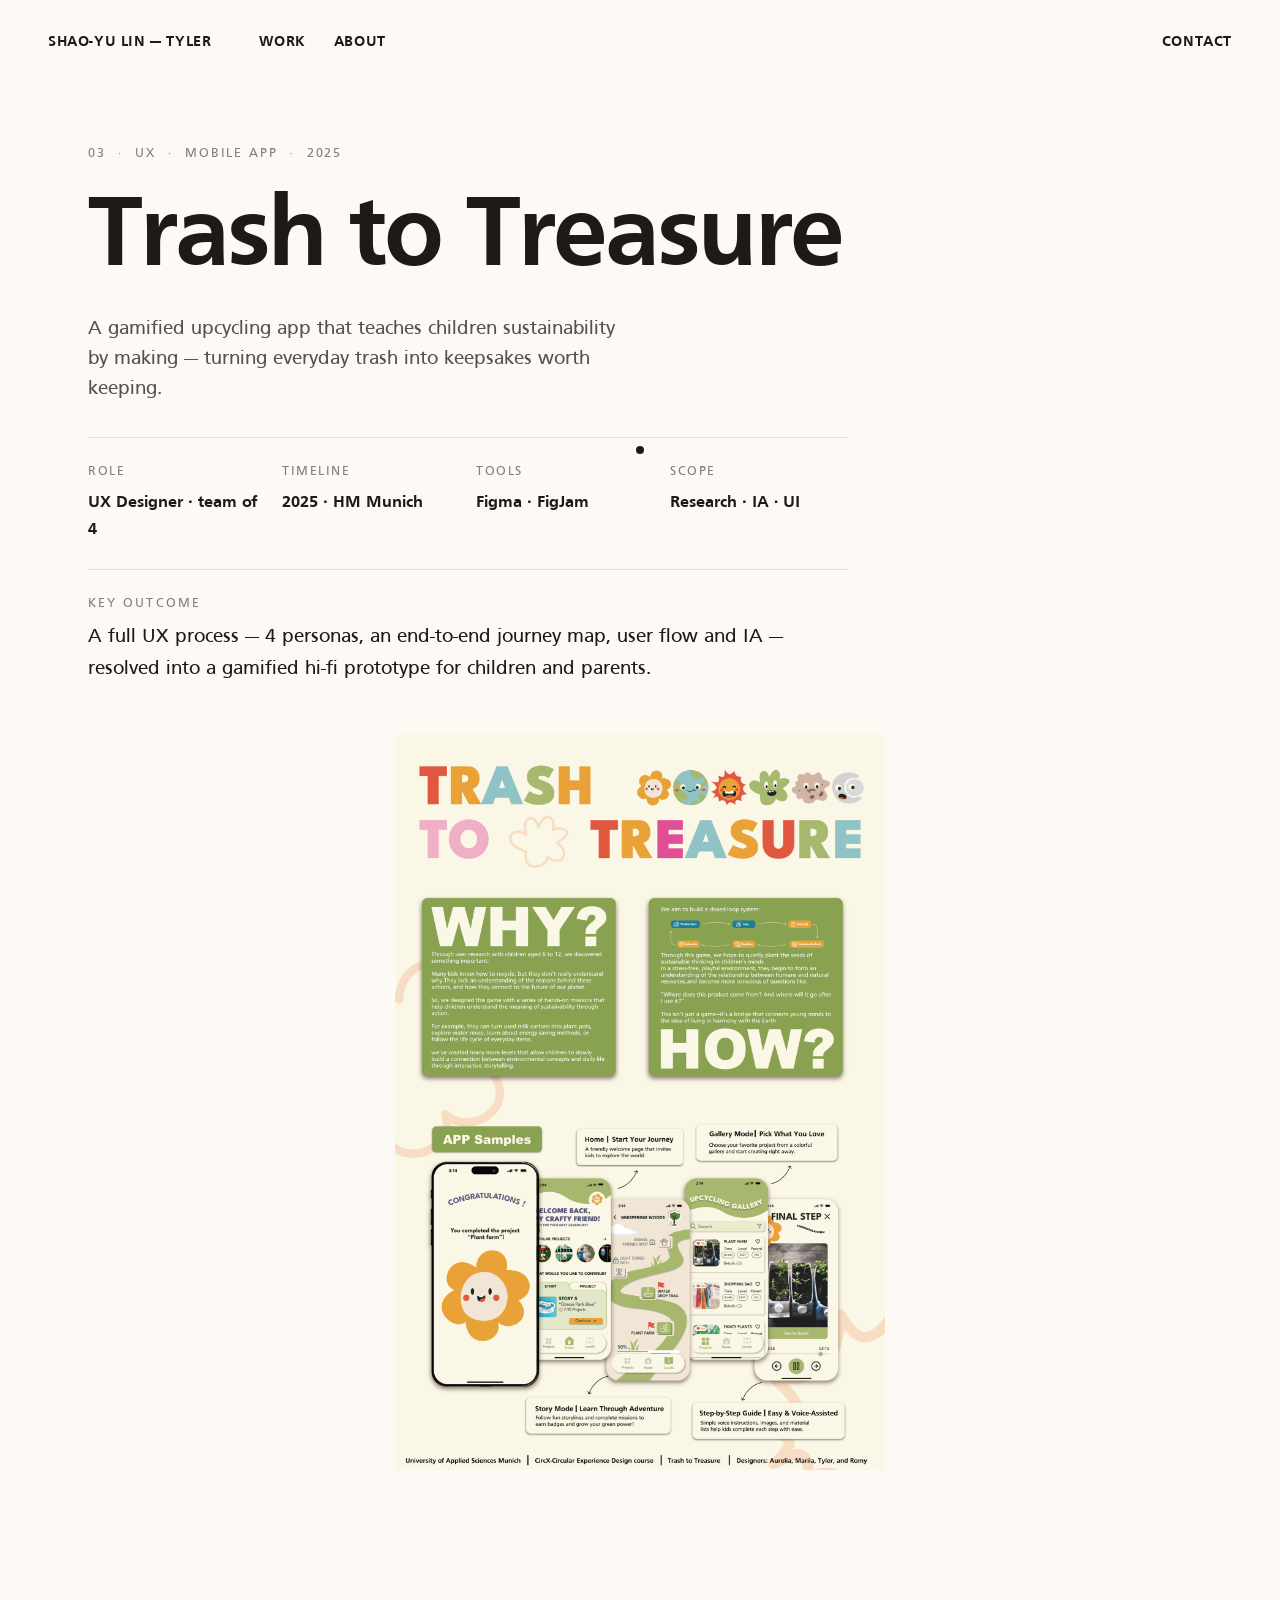
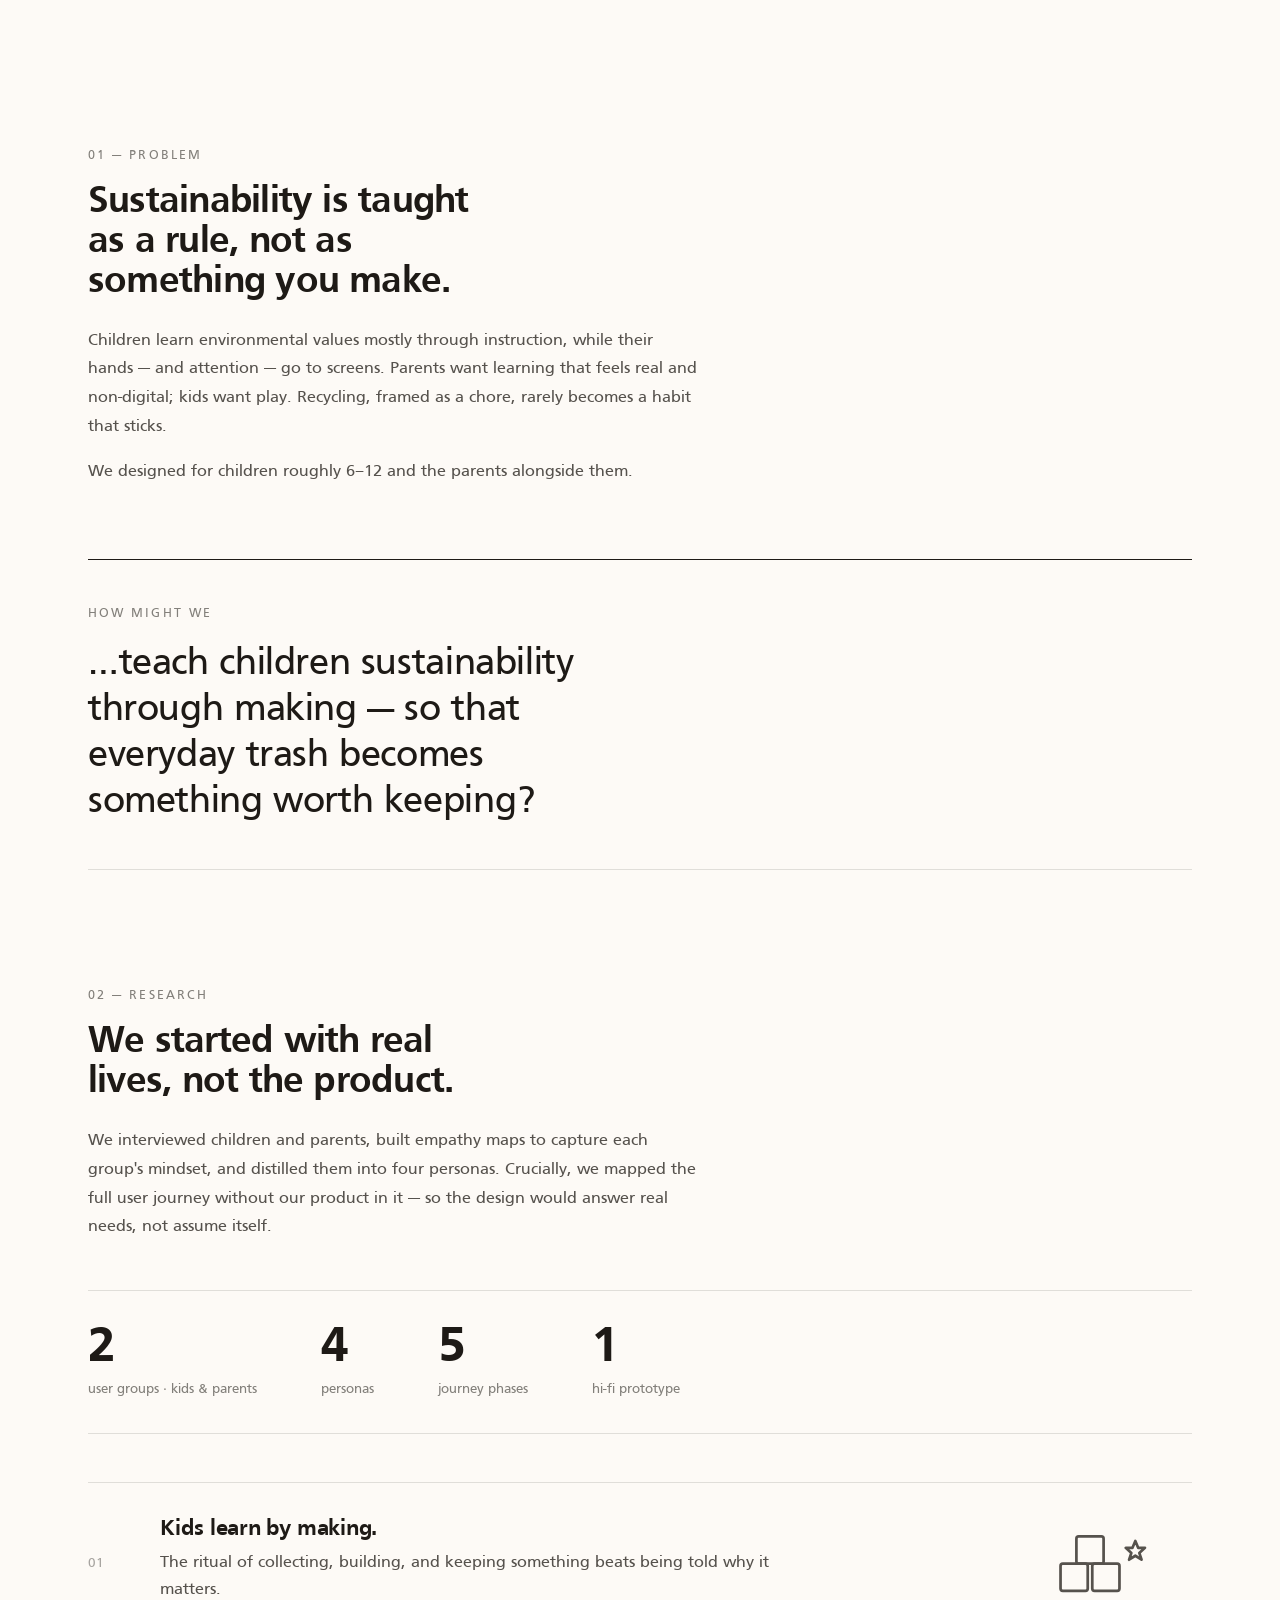
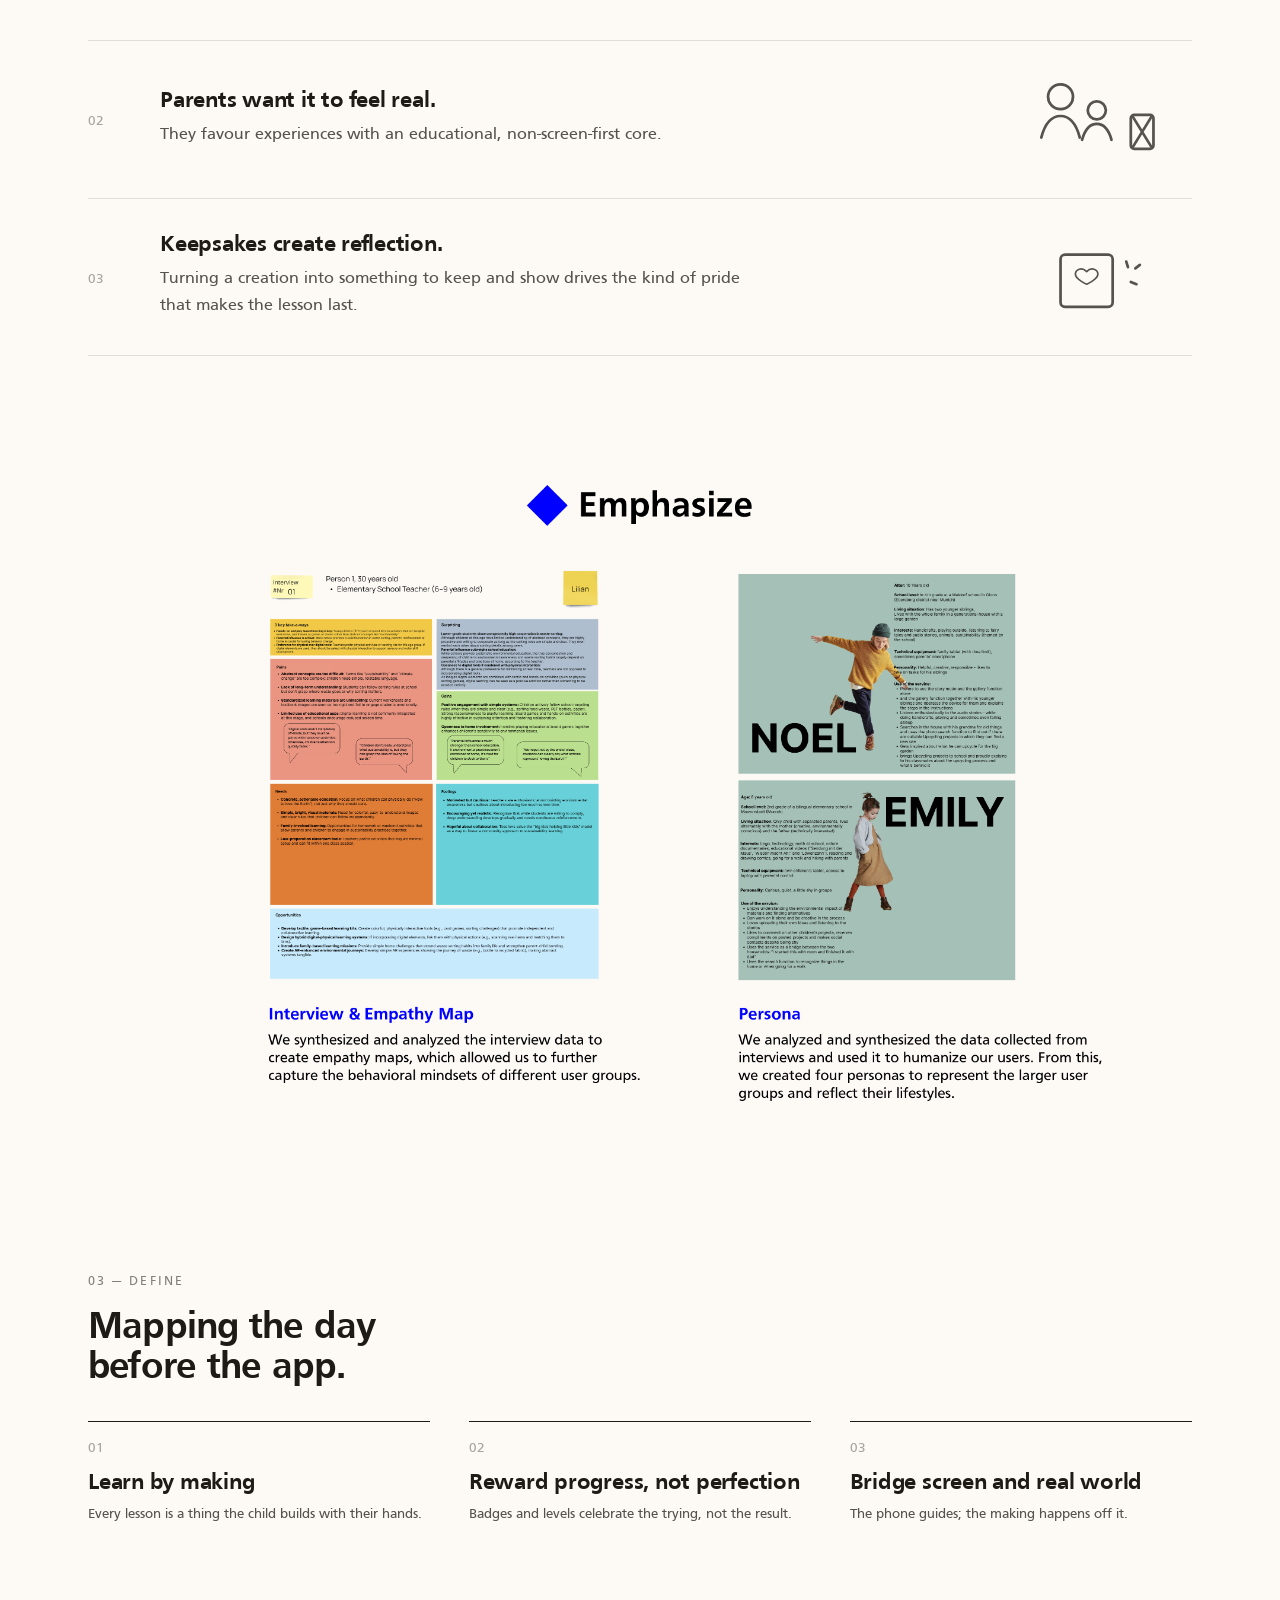
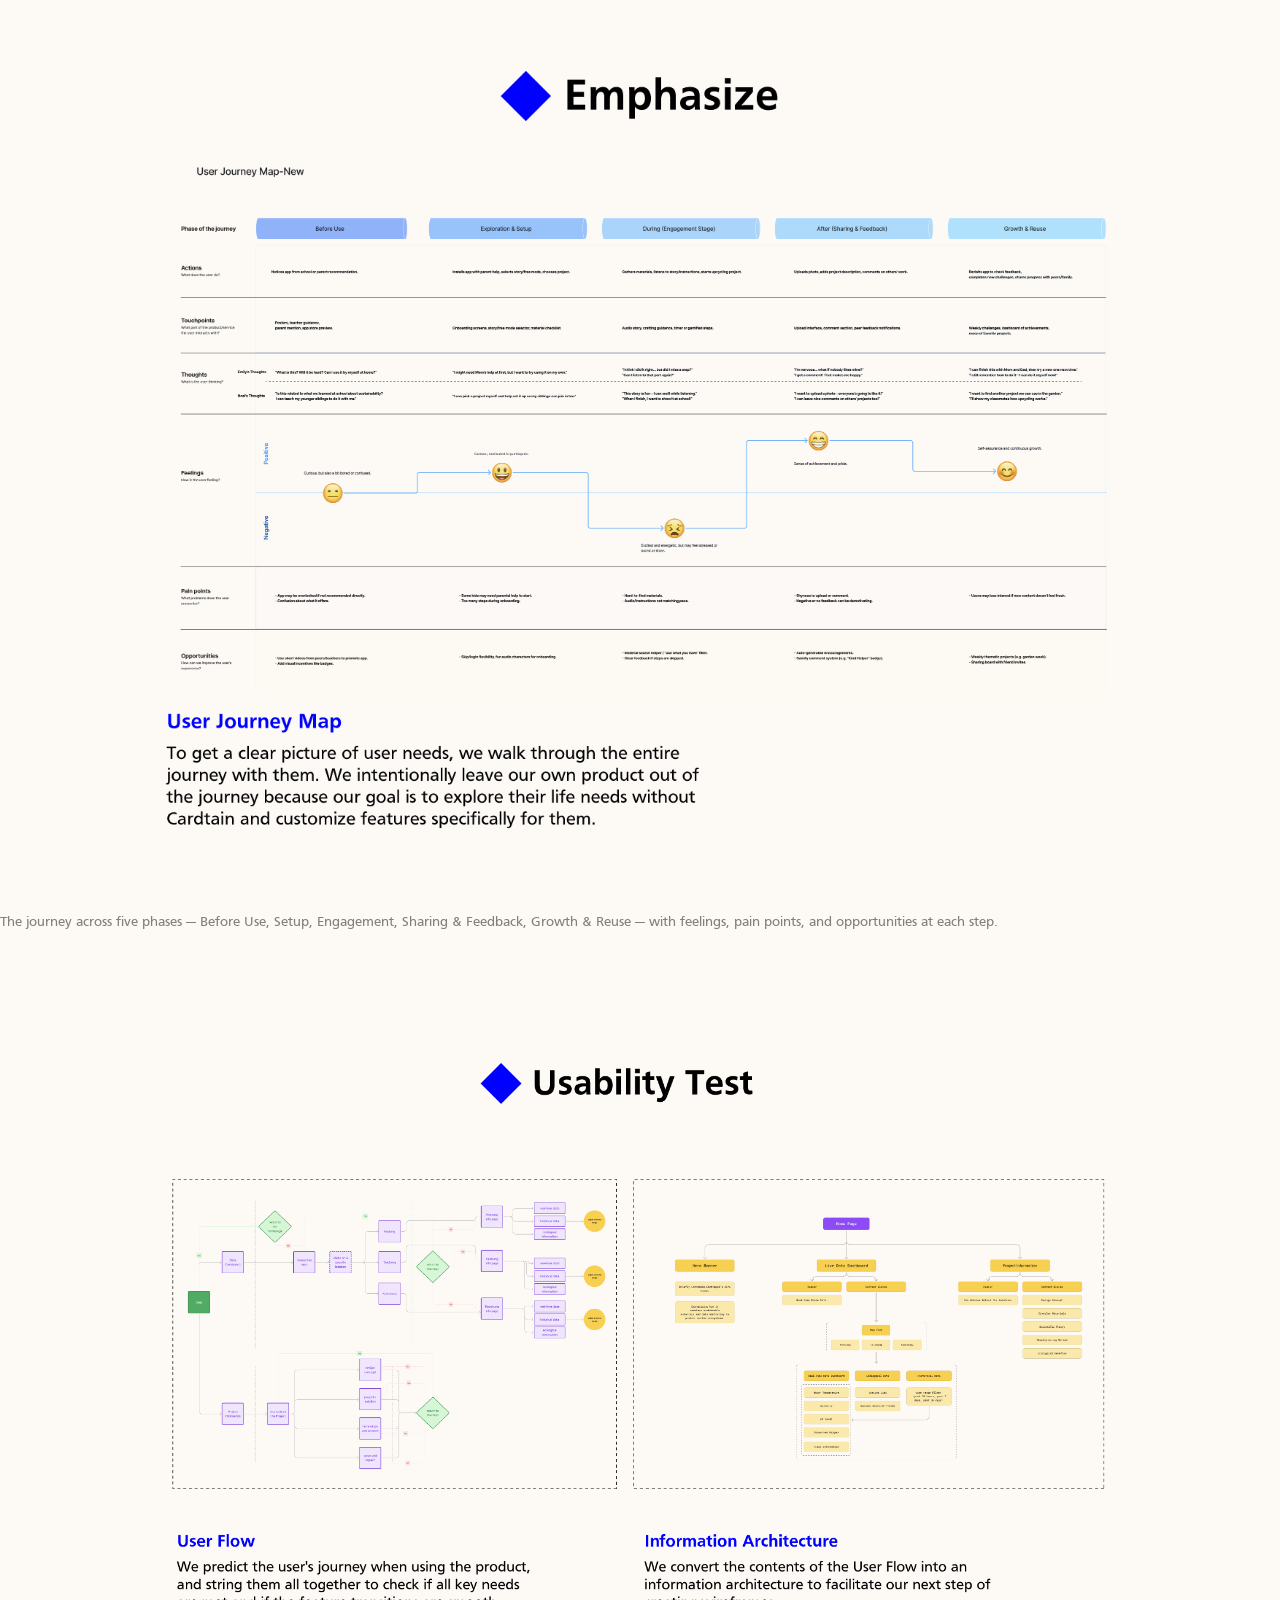
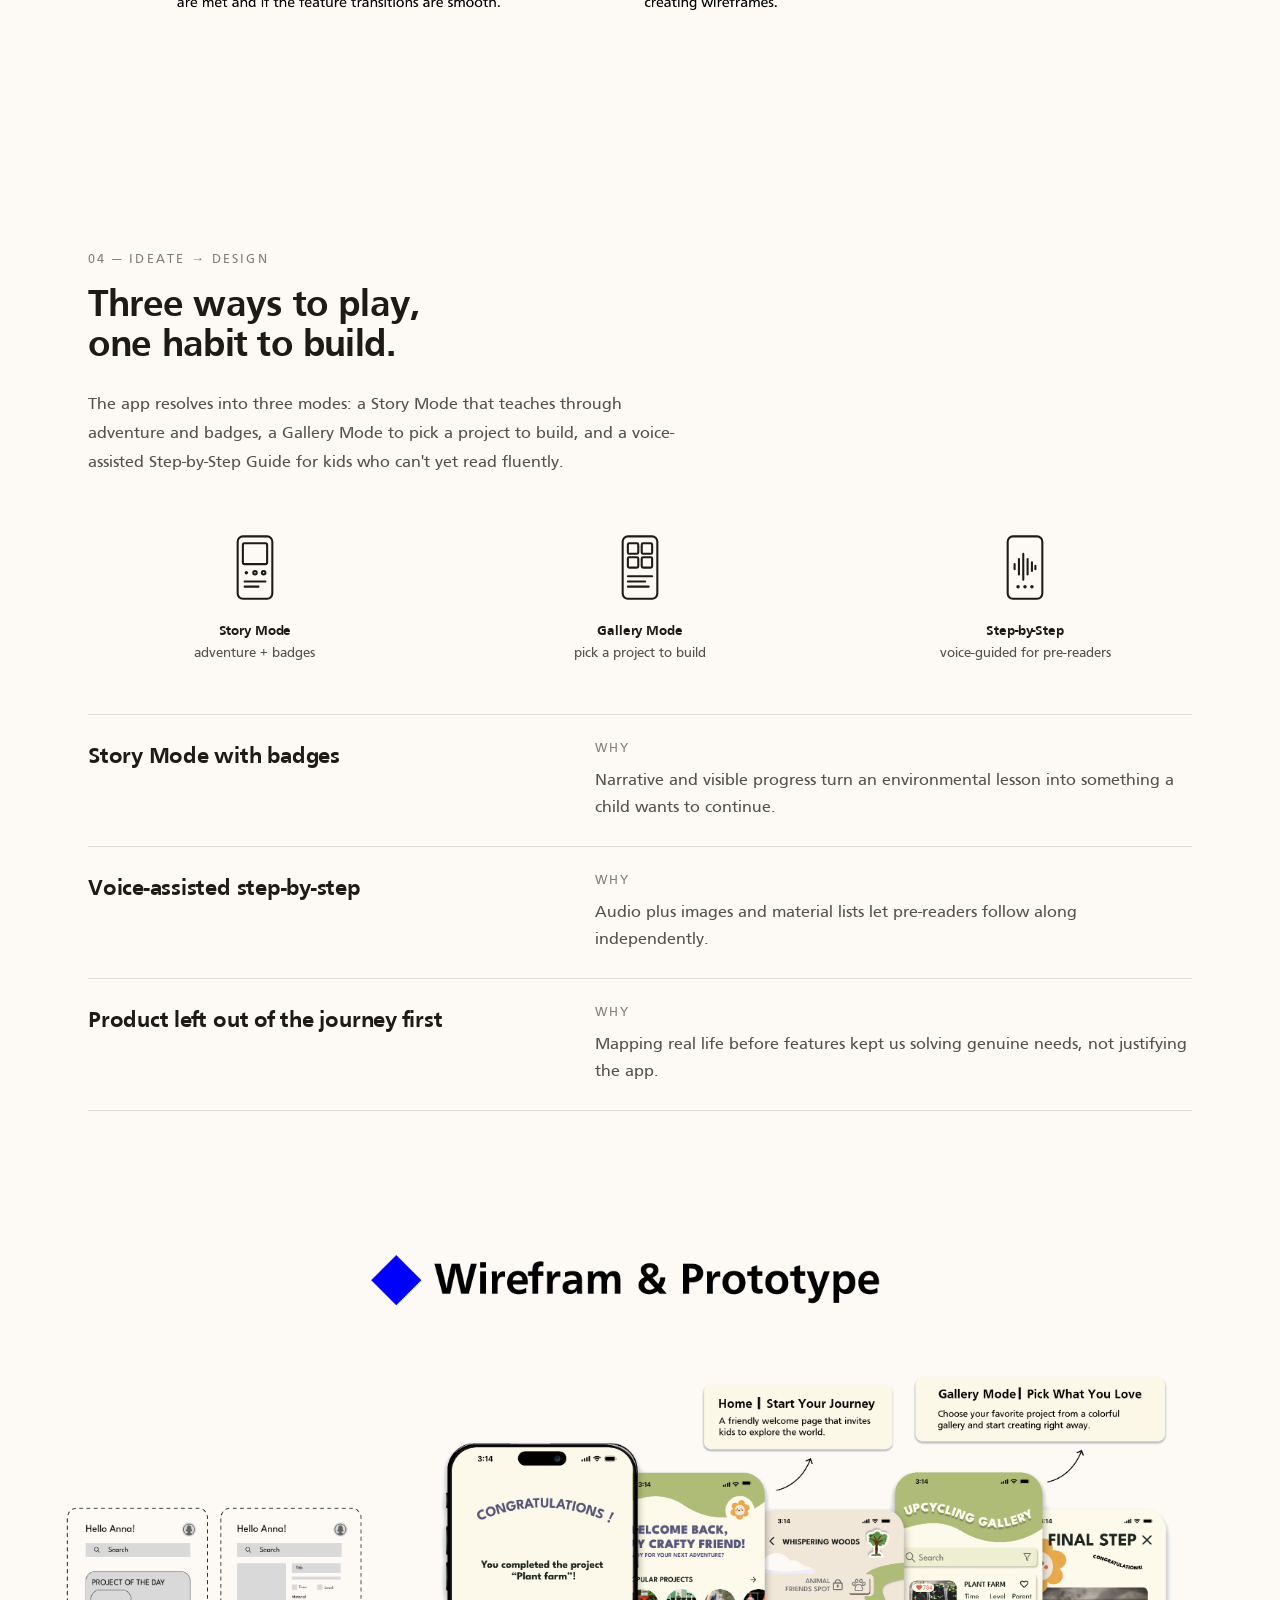
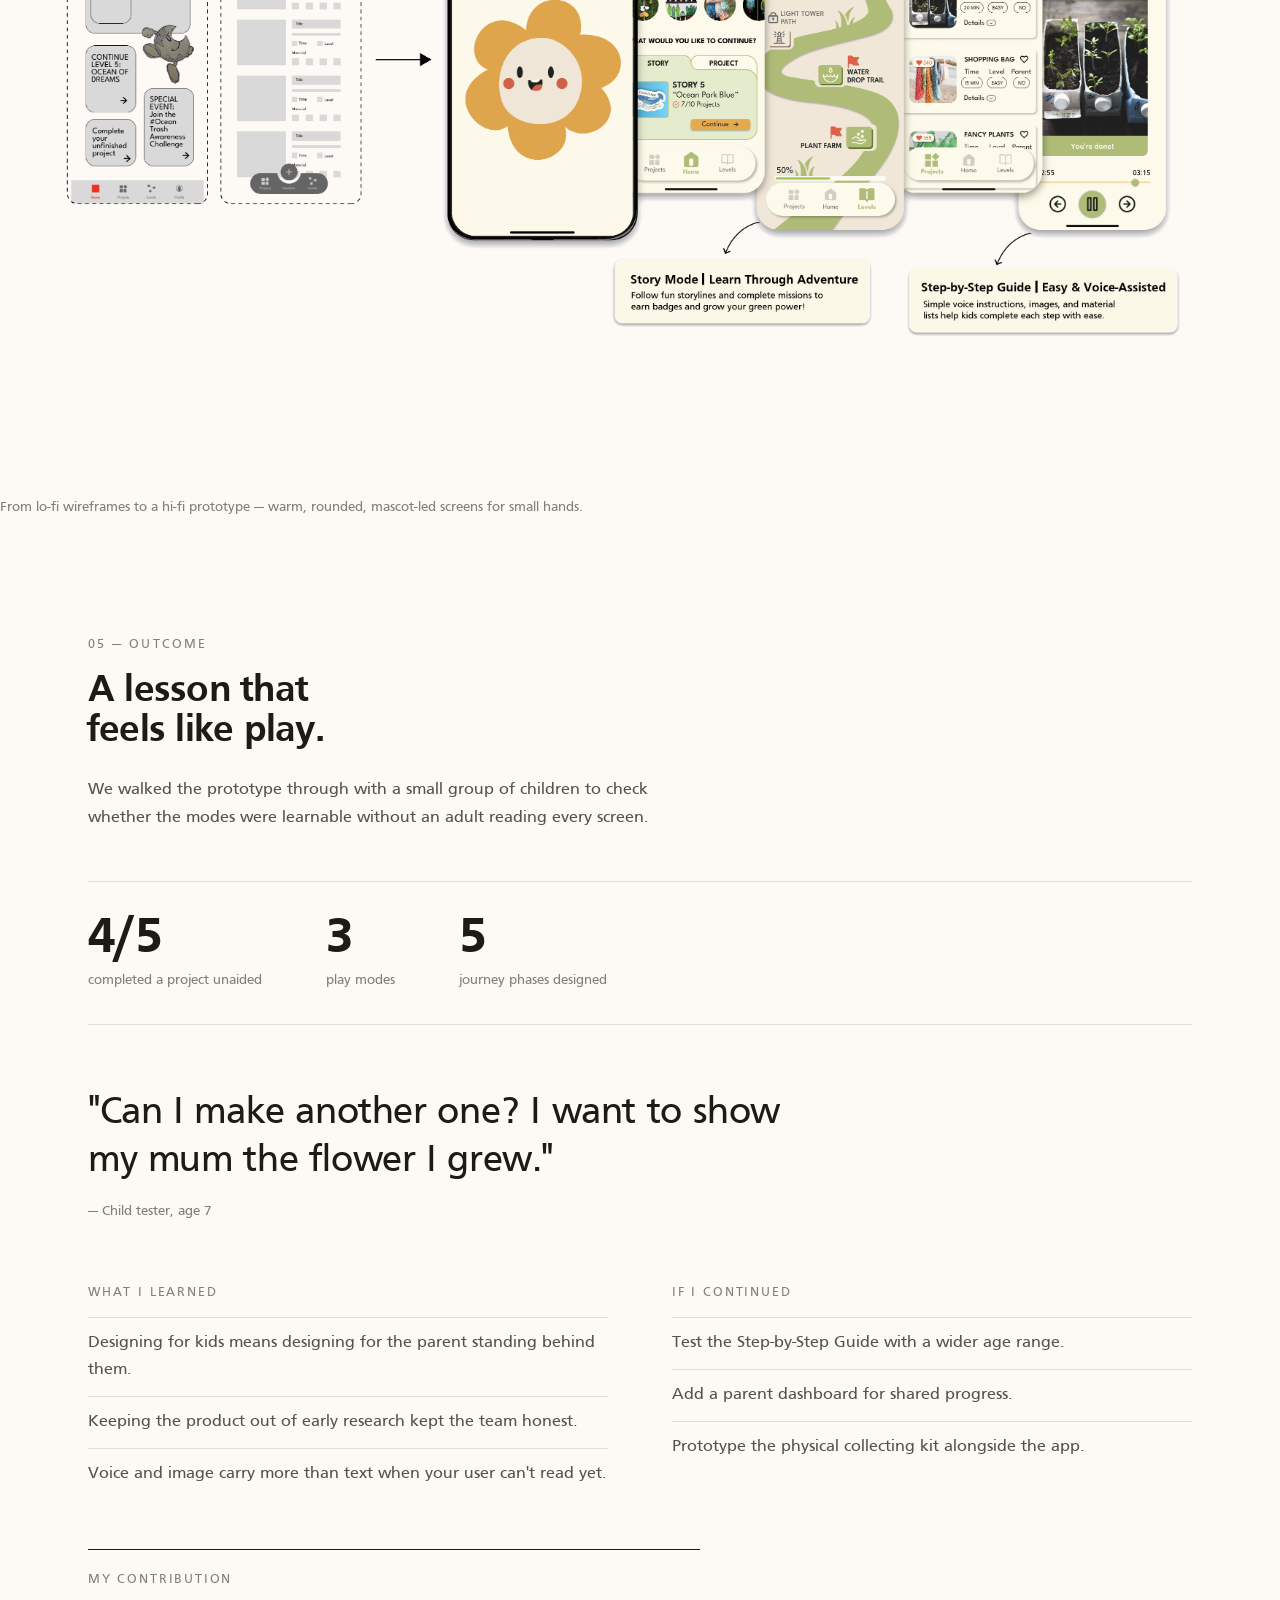
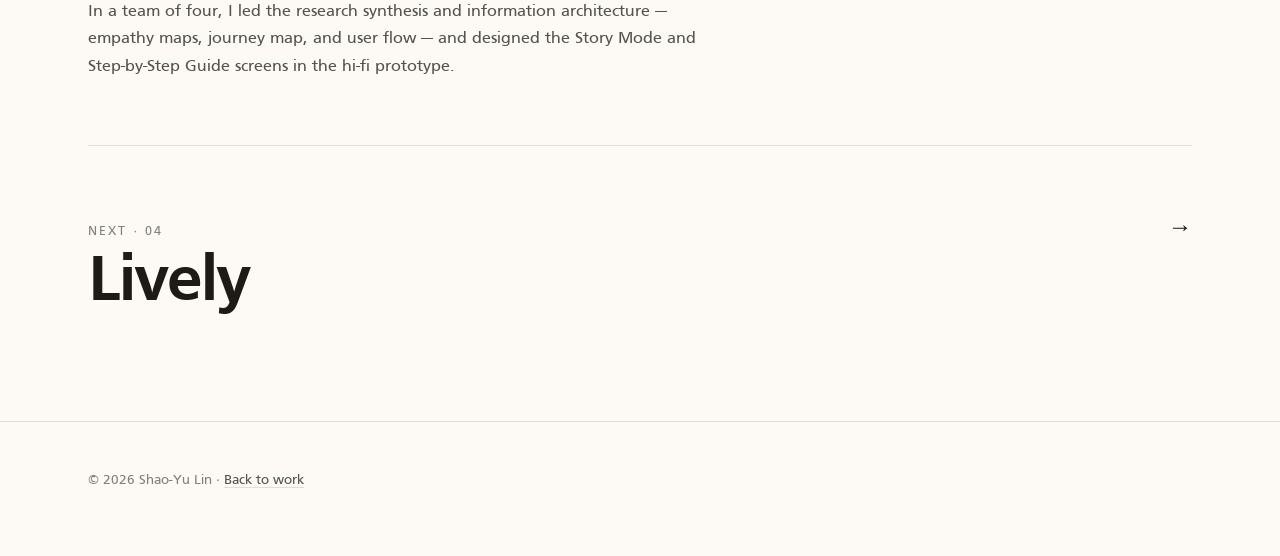
<file: projects/trash-to-treasure.html>
<!DOCTYPE html>
<html lang="en">
<head>
  <meta charset="UTF-8" />
  <meta name="viewport" content="width=device-width, initial-scale=1.0" />
  <title>Trash to Treasure · Shao-Yu Lin</title>
  <meta name="description" content="A gamified upcycling app teaching children sustainability through making — research, personas, journey mapping, IA, and a hi-fi prototype. Team project, HM Munich." />
  <link rel="stylesheet" href="../assets/css/styles.css" />
</head>
<body>
  <div class="cursor" aria-hidden="true"><div class="cursor__inner"><span class="cursor__label">↗</span></div></div>

  <nav class="nav">
    <a href="../index.html" class="nav__brand">Shao-Yu Lin — Tyler</a>
    <div class="nav__links">
      <a href="../index.html#work">Work</a>
      <a href="../index.html#about">About</a>
    </div>
    <a href="../index.html#contact" class="nav__contact">Contact</a>
  </nav>

  <main id="top">
    <!-- Snapshot -->
    <section class="project-hero">
      <div class="wrap">
        <div class="project-hero__card reveal">
          <div class="project-hero__eyebrow">
            <span>03</span><span>UX</span><span>Mobile App</span><span>2025</span>
          </div>
          <h1 class="project-hero__title">Trash to Treasure</h1>
          <p class="project-hero__lede">
            A gamified upcycling app that teaches children sustainability by making — turning everyday trash into keepsakes worth keeping.
          </p>
          <dl class="meta-grid">
            <div><dt>Role</dt><dd>UX Designer · team of 4</dd></div>
            <div><dt>Timeline</dt><dd>2025 · HM Munich</dd></div>
            <div><dt>Tools</dt><dd>Figma · FigJam</dd></div>
            <div><dt>Scope</dt><dd>Research · IA · UI</dd></div>
          </dl>
          <div class="cs-outcome">
            <span class="cs-outcome__label">Key outcome</span>
            <p class="cs-outcome__text">A full UX process — 4 personas, an end-to-end journey map, user flow and IA — resolved into a gamified hi-fi prototype for children and parents.</p>
          </div>
        </div>

        <div class="project-hero__img reveal">
          <img src="../assets/images/projects/trash-to-treasure/cover.png" alt="Trash to Treasure — children's upcycling app overview" />
        </div>
      </div>
    </section>

    <section class="project-body">
      <div class="wrap">

        <!-- Problem -->
        <div class="cs-section reveal">
          <span class="section-label">01 — Problem</span>
          <h2 class="project-heading">Sustainability is taught as a rule, not as something you make.</h2>
          <div class="project-text">
            <p>
              Children learn environmental values mostly through instruction, while their hands — and attention — go to screens. Parents want learning that feels real and non-digital; kids want play. Recycling, framed as a chore, rarely becomes a habit that sticks.
            </p>
            <p>
              We designed for children roughly 6–12 and the parents alongside them.
            </p>
          </div>
          <div class="cs-hmw">
            <p class="cs-hmw__label">How might we</p>
            <p class="cs-hmw__text">…teach children sustainability through making — so that everyday trash becomes something worth keeping?</p>
          </div>
        </div>

        <!-- Research -->
        <div class="cs-section reveal">
          <span class="section-label">02 — Research</span>
          <h2 class="project-heading">We started with real lives, not the product.</h2>
          <div class="project-text">
            <p>
              We interviewed children and parents, built empathy maps to capture each group's mindset, and distilled them into four personas. Crucially, we mapped the full user journey <em>without</em> our product in it — so the design would answer real needs, not assume itself.
            </p>
          </div>

          <div class="cs-stats">
            <div class="cs-stat"><b>2</b><span>user groups · kids &amp; parents</span></div>
            <div class="cs-stat"><b>4</b><span>personas</span></div>
            <div class="cs-stat"><b>5</b><span>journey phases</span></div>
            <div class="cs-stat"><b>1</b><span>hi-fi prototype</span></div>
          </div>

          <ol class="cs-insights">
            <li class="has-sketch"><span class="n">01</span><div><h4>Kids learn by making.</h4><p>The ritual of collecting, building, and keeping something beats being told why it matters.</p></div>
              <div class="sketch-mini" aria-hidden="true">
                <svg viewBox="0 0 150 96" role="img">
                  <!-- learning by making — building blocks -->
                  <rect x="34" y="50" width="24" height="24" rx="2"/>
                  <rect x="62" y="50" width="24" height="24" rx="2"/>
                  <rect x="48" y="26" width="24" height="24" rx="2"/>
                  <path d="M100 30 l2.5 6 l6 0 l-5 4.5 l2 6 l-5.5 -3.5 l-5.5 3.5 l2 -6 l-5 -4.5 l6 0 z"/>
                </svg>
              </div>
            </li>
            <li class="has-sketch"><span class="n">02</span><div><h4>Parents want it to feel real.</h4><p>They favour experiences with an educational, non-screen-first core.</p></div>
              <div class="sketch-mini" aria-hidden="true">
                <svg viewBox="0 0 150 96" role="img">
                  <!-- parent + child, hands-on (not a screen) -->
                  <circle cx="34" cy="28" r="11"/>
                  <path d="M17 64 q5 -19 17 -19 q12 0 17 19"/>
                  <circle cx="66" cy="40" r="8"/>
                  <path d="M53 66 q4 -14 13 -14 q9 0 13 14"/>
                  <rect x="96" y="44" width="20" height="30" rx="3"/>
                  <path d="M98 46 l16 26 M114 46 l-16 26"/>
                </svg>
              </div>
            </li>
            <li class="has-sketch"><span class="n">03</span><div><h4>Keepsakes create reflection.</h4><p>Turning a creation into something to keep and show drives the kind of pride that makes the lesson last.</p></div>
              <div class="sketch-mini" aria-hidden="true">
                <svg viewBox="0 0 150 96" role="img">
                  <!-- a kept, framed creation — keepsake -->
                  <rect x="34" y="28" width="46" height="46" rx="4"/>
                  <path d="M57 64 c -7 -7 -16 -3 -16 4 c 0 7 16 14 16 14 c 0 0 16 -7 16 -14 c 0 -7 -9 -11 -16 -4 z" transform="translate(0,-8) scale(0.62) translate(35,18)"/>
                  <path d="M92 34 l1.5 5 M100 40 l4 -3 M96 52 l5 2"/>
                </svg>
              </div>
            </li>
          </ol>

          <figure class="img-block reveal">
            <img src="../assets/images/projects/trash-to-treasure/02.png" alt="Empathy maps and four personas" />
            <figcaption class="img-caption">Empathy maps and four personas synthesised from interviews — humanising kids and parents into distinct mindsets.</figcaption>
          </figure>
        </div>

        <!-- Define -->
        <div class="cs-section reveal">
          <span class="section-label">03 — Define</span>
          <h2 class="project-heading">Mapping the day before the app.</h2>

          <ol class="cs-principles">
            <li><h4>Learn by making</h4><p>Every lesson is a thing the child builds with their hands.</p></li>
            <li><h4>Reward progress, not perfection</h4><p>Badges and levels celebrate the trying, not the result.</p></li>
            <li><h4>Bridge screen and real world</h4><p>The phone guides; the making happens off it.</p></li>
          </ol>

          <figure class="img-block img-block--full reveal">
            <img src="../assets/images/projects/trash-to-treasure/03.png" alt="End-to-end user journey map across five phases" />
            <figcaption class="img-caption">The journey across five phases — Before Use, Setup, Engagement, Sharing &amp; Feedback, Growth &amp; Reuse — with feelings, pain points, and opportunities at each step.</figcaption>
          </figure>

          <figure class="img-block reveal">
            <img src="../assets/images/projects/trash-to-treasure/04.png" alt="User flow and information architecture" />
            <figcaption class="img-caption">User flow translated into an information architecture — Home → Items Manager, Live Data Dashboard, and Project Information.</figcaption>
          </figure>
        </div>

        <!-- Ideate → Design -->
        <div class="cs-section reveal">
          <span class="section-label">04 — Ideate → Design</span>
          <h2 class="project-heading">Three ways to play, one habit to build.</h2>
          <div class="project-text">
            <p>
              The app resolves into three modes: a Story Mode that teaches through adventure and badges, a Gallery Mode to pick a project to build, and a voice-assisted Step-by-Step Guide for kids who can't yet read fluently.
            </p>
          </div>

          <div class="sketch-row">
            <div class="sketch-method">
              <svg viewBox="0 0 120 96" role="img" aria-hidden="true">
                <rect x="40" y="12" width="40" height="72" rx="6"/>
                <rect x="46" y="20" width="28" height="24" rx="2"/>
                <circle cx="50" cy="54" r="2" data-fill/>
                <circle cx="60" cy="54" r="2"/>
                <circle cx="70" cy="54" r="2"/>
                <path d="M48 64 h24 M48 70 h16"/>
              </svg>
              <span class="sketch-method__label"><b>Story Mode</b>adventure + badges</span>
            </div>
            <div class="sketch-method">
              <svg viewBox="0 0 120 96" role="img" aria-hidden="true">
                <rect x="40" y="12" width="40" height="72" rx="6"/>
                <rect x="46" y="20" width="12" height="12" rx="1.5"/>
                <rect x="62" y="20" width="12" height="12" rx="1.5"/>
                <rect x="46" y="36" width="12" height="12" rx="1.5"/>
                <rect x="62" y="36" width="12" height="12" rx="1.5"/>
                <path d="M46 58 h28 M46 64 h20 M46 70 h24"/>
              </svg>
              <span class="sketch-method__label"><b>Gallery Mode</b>pick a project to build</span>
            </div>
            <div class="sketch-method">
              <svg viewBox="0 0 120 96" role="img" aria-hidden="true">
                <rect x="40" y="12" width="40" height="72" rx="6"/>
                <path d="M48 44 v6 M53 38 v18 M58 32 v30 M63 38 v18 M68 42 v10 M72 46 v4"/>
                <circle cx="52" cy="70" r="2" data-fill/>
                <circle cx="60" cy="70" r="2" data-fill/>
                <circle cx="68" cy="70" r="2" data-fill/>
              </svg>
              <span class="sketch-method__label"><b>Step-by-Step</b>voice-guided for pre-readers</span>
            </div>
          </div>

          <div class="cs-decisions">
            <div class="cs-decision">
              <div class="cs-decision__what">Story Mode with badges</div>
              <div class="cs-decision__why"><span class="lab">Why</span>Narrative and visible progress turn an environmental lesson into something a child wants to continue.</div>
            </div>
            <div class="cs-decision">
              <div class="cs-decision__what">Voice-assisted step-by-step</div>
              <div class="cs-decision__why"><span class="lab">Why</span>Audio plus images and material lists let pre-readers follow along independently.</div>
            </div>
            <div class="cs-decision">
              <div class="cs-decision__what">Product left out of the journey first</div>
              <div class="cs-decision__why"><span class="lab">Why</span>Mapping real life before features kept us solving genuine needs, not justifying the app.</div>
            </div>
          </div>

          <figure class="img-block img-block--full reveal">
            <img src="../assets/images/projects/trash-to-treasure/05.png" alt="Wireframes evolving into the hi-fi prototype" />
            <figcaption class="img-caption">From lo-fi wireframes to a hi-fi prototype — warm, rounded, mascot-led screens for small hands.</figcaption>
          </figure>
        </div>

        <!-- Outcome -->
        <div class="cs-section reveal">
          <span class="section-label">05 — Outcome</span>
          <h2 class="project-heading">A lesson that feels like play.</h2>
          <div class="project-text">
            <p>We walked the prototype through with a small group of children to check whether the modes were learnable without an adult reading every screen.</p>
          </div>

          <div class="cs-stats">
            <div class="cs-stat"><b>4/5</b><span>completed a project unaided</span></div>
            <div class="cs-stat"><b>3</b><span>play modes</span></div>
            <div class="cs-stat"><b>5</b><span>journey phases designed</span></div>
          </div>

          <div class="cs-quote">
            <blockquote>"Can I make another one? I want to show my mum the flower I grew."</blockquote>
            <cite>— Child tester, age 7</cite>
          </div>

          <div class="cs-takeaways">
            <div>
              <h4>What I learned</h4>
              <ul>
                <li>Designing for kids means designing for the parent standing behind them.</li>
                <li>Keeping the product out of early research kept the team honest.</li>
                <li>Voice and image carry more than text when your user can't read yet.</li>
              </ul>
            </div>
            <div>
              <h4>If I continued</h4>
              <ul>
                <li>Test the Step-by-Step Guide with a wider age range.</li>
                <li>Add a parent dashboard for shared progress.</li>
                <li>Prototype the physical collecting kit alongside the app.</li>
              </ul>
            </div>
          </div>

          <div class="cs-contribution">
            <h4>My contribution</h4>
            <p>In a team of four, I led the research synthesis and information architecture — empathy maps, journey map, and user flow — and designed the Story Mode and Step-by-Step Guide screens in the hi-fi prototype.</p>
          </div>
        </div>

        <a href="lively.html" class="next-project reveal" data-cursor="view">
          <div>
            <div class="next-project__label">Next · 04</div>
            <h2 class="next-project__title">Lively</h2>
          </div>
          <div class="next-project__arrow">→</div>
        </a>

      </div>
    </section>

    <footer class="footer">
      <div class="wrap">© 2026 Shao-Yu Lin · <a href="../index.html">Back to work</a></div>
    </footer>
  </main>

  <script src="../assets/js/main.js"></script>
</body>
</html>
</file>
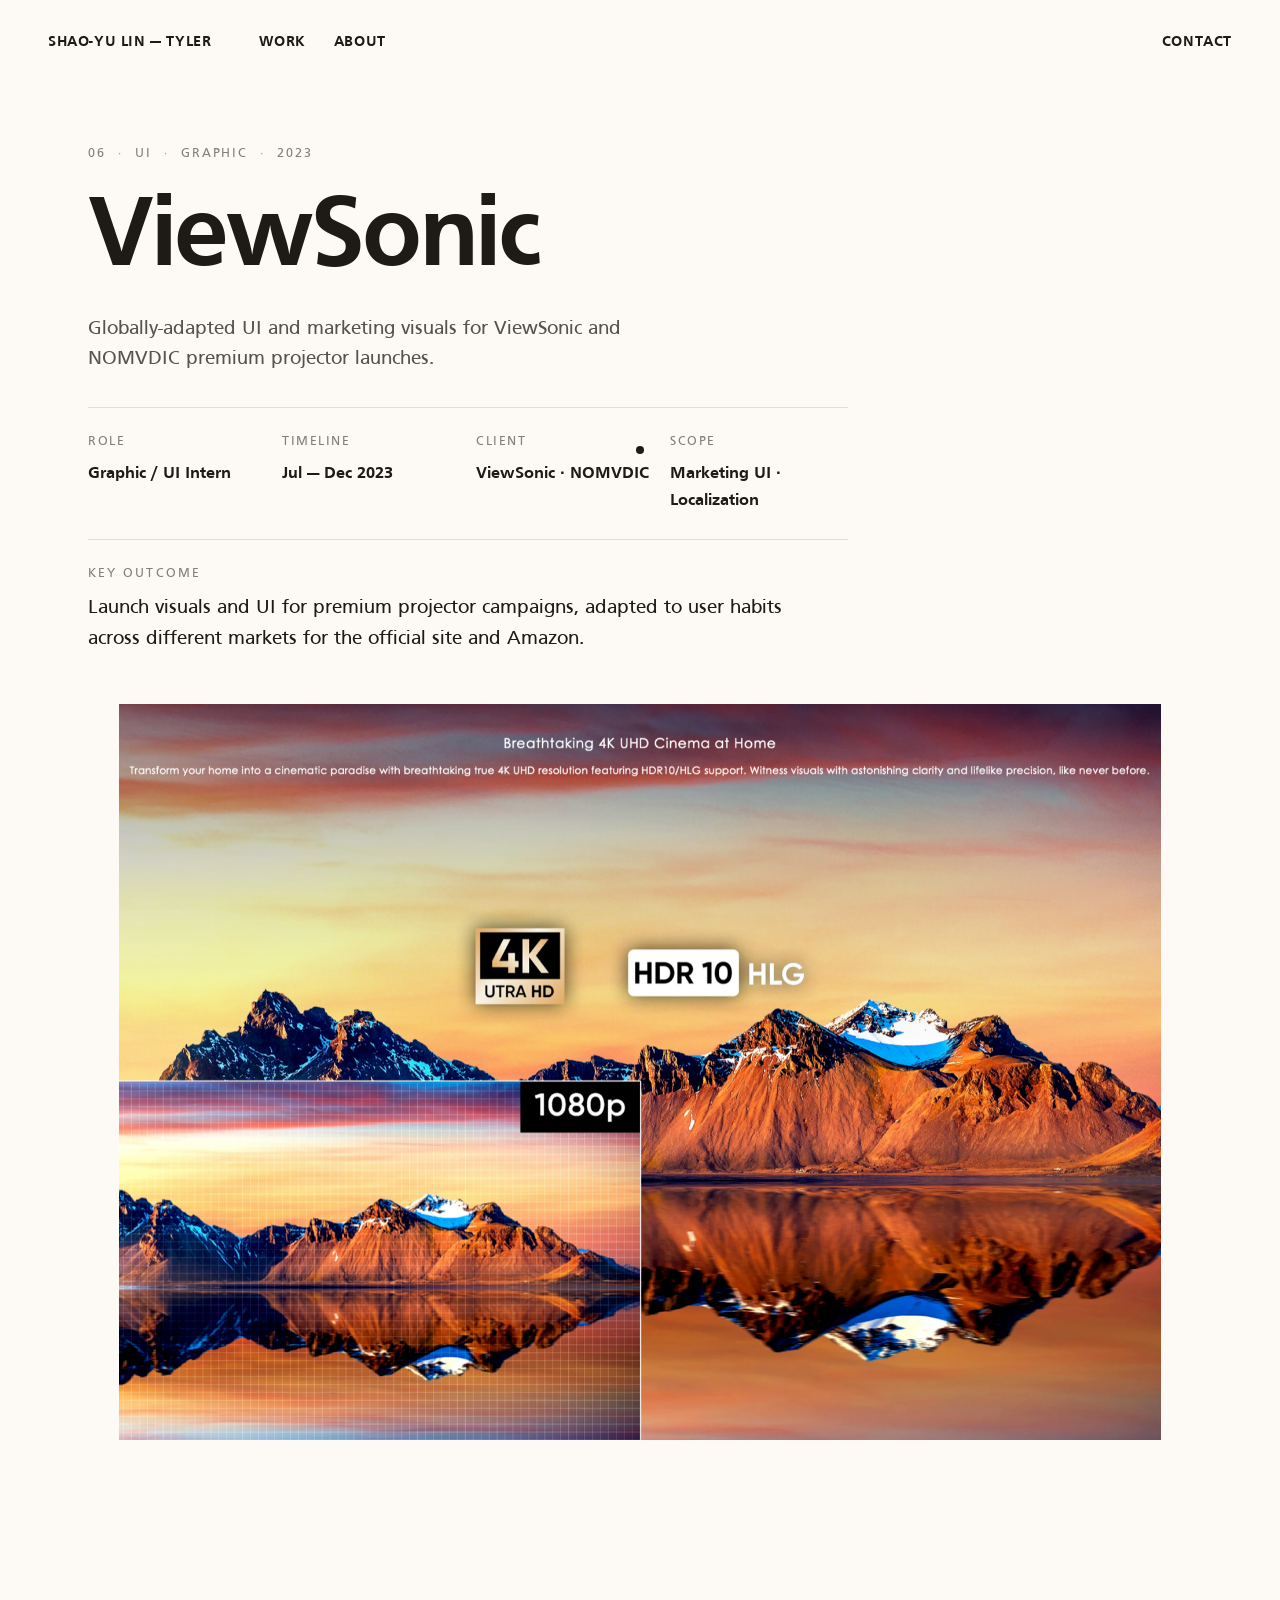
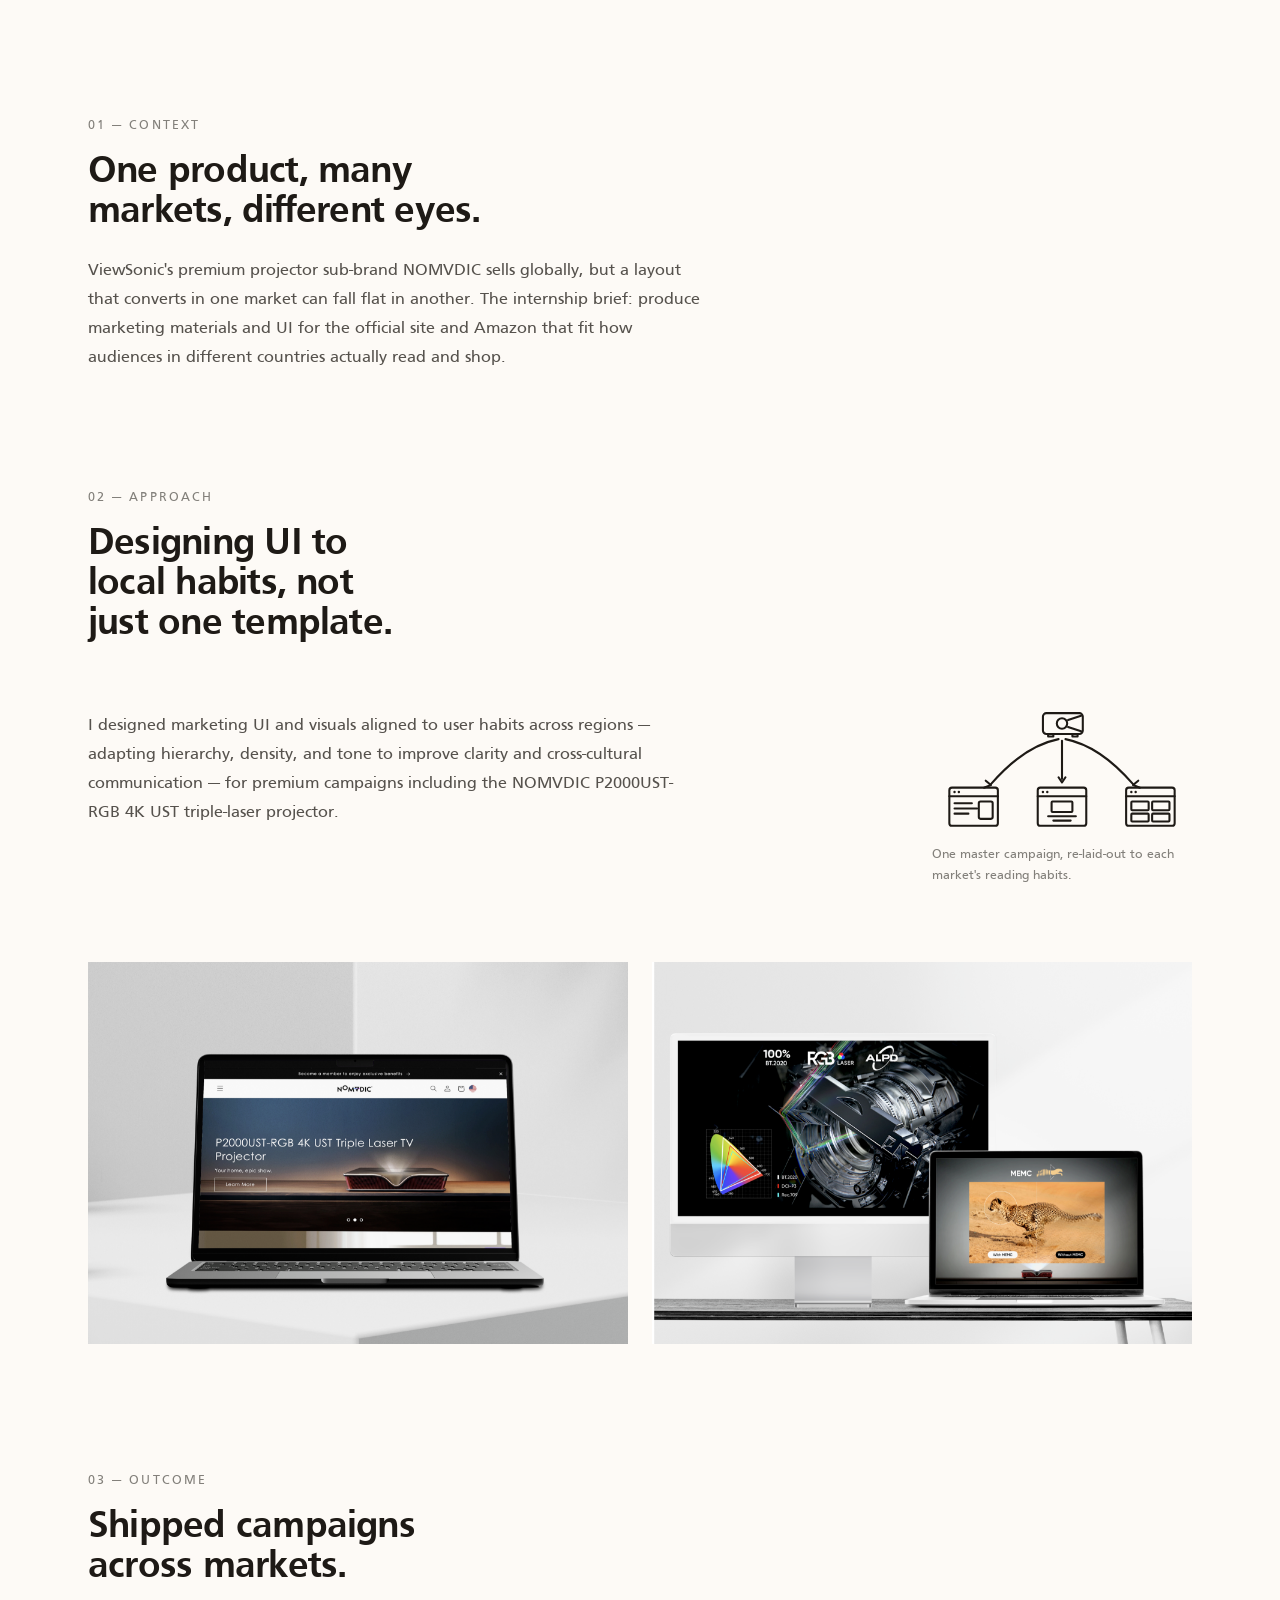
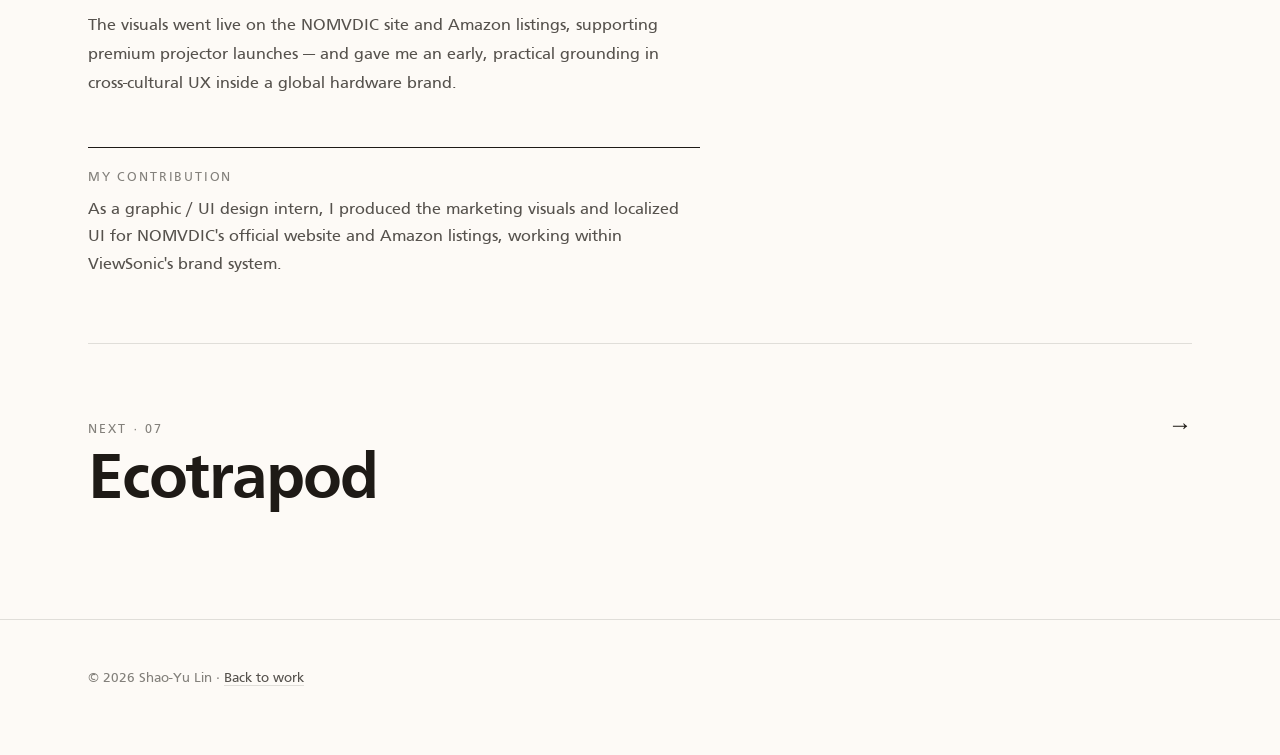
<file: projects/viewsonic.html>
<!DOCTYPE html>
<html lang="en">
<head>
  <meta charset="UTF-8" />
  <meta name="viewport" content="width=device-width, initial-scale=1.0" />
  <title>ViewSonic · Shao-Yu Lin</title>
  <meta name="description" content="Globally-adapted marketing UI and visuals for ViewSonic and NOMVDIC premium projector launches — designed to fit user habits across markets." />
  <link rel="stylesheet" href="../assets/css/styles.css" />
</head>
<body>
  <div class="cursor" aria-hidden="true"><div class="cursor__inner"><span class="cursor__label">↗</span></div></div>

  <nav class="nav">
    <a href="../index.html" class="nav__brand">Shao-Yu Lin — Tyler</a>
    <div class="nav__links">
      <a href="../index.html#work">Work</a>
      <a href="../index.html#about">About</a>
    </div>
    <a href="../index.html#contact" class="nav__contact">Contact</a>
  </nav>

  <main id="top">
    <!-- Snapshot -->
    <section class="project-hero">
      <div class="wrap">
        <div class="project-hero__card reveal">
          <div class="project-hero__eyebrow">
            <span>06</span><span>UI</span><span>Graphic</span><span>2023</span>
          </div>
          <h1 class="project-hero__title">ViewSonic</h1>
          <p class="project-hero__lede">
            Globally-adapted UI and marketing visuals for ViewSonic and NOMVDIC premium projector launches.
          </p>
          <dl class="meta-grid">
            <div><dt>Role</dt><dd>Graphic / UI Intern</dd></div>
            <div><dt>Timeline</dt><dd>Jul — Dec 2023</dd></div>
            <div><dt>Client</dt><dd>ViewSonic · NOMVDIC</dd></div>
            <div><dt>Scope</dt><dd>Marketing UI · Localization</dd></div>
          </dl>
          <div class="cs-outcome">
            <span class="cs-outcome__label">Key outcome</span>
            <p class="cs-outcome__text">Launch visuals and UI for premium projector campaigns, adapted to user habits across different markets for the official site and Amazon.</p>
          </div>
        </div>

        <div class="project-hero__img reveal">
          <img src="../assets/images/projects/viewsonic/cover.png" alt="ViewSonic / NOMVDIC marketing UI" />
        </div>
      </div>
    </section>

    <section class="project-body">
      <div class="wrap">

        <div class="cs-section reveal">
          <span class="section-label">01 — Context</span>
          <h2 class="project-heading">One product, many markets, different eyes.</h2>
          <div class="project-text">
            <p>
              ViewSonic's premium projector sub-brand NOMVDIC sells globally, but a layout that converts in one market can fall flat in another. The internship brief: produce marketing materials and UI for the official site and Amazon that fit how audiences in different countries actually read and shop.
            </p>
          </div>
        </div>

        <div class="cs-section reveal">
          <span class="section-label">02 — Approach</span>
          <h2 class="project-heading">Designing UI to local habits, not just one template.</h2>
          <div class="text-chart">
            <div class="project-text">
              <p>
                I designed marketing UI and visuals aligned to user habits across regions — adapting hierarchy, density, and tone to improve clarity and cross-cultural communication — for premium campaigns including the NOMVDIC P2000UST-RGB 4K UST triple-laser projector.
              </p>
            </div>
            <figure class="text-chart__viz">
            <svg viewBox="0 0 300 152" role="img" aria-hidden="true">
              <rect x="128" y="14" width="46" height="24" rx="4"/>
              <circle cx="150" cy="26" r="6"/>
              <path d="M157 22 l15 -5 M157 30 l15 5"/>
              <rect x="134" y="38" width="6" height="3"/>
              <rect x="162" y="38" width="6" height="3"/>
              <path d="M146 44 q-40 8 -78 52"/>
              <path d="M62 92 l6 5 l-8 3"/>
              <path d="M150 46 v44"/>
              <path d="M146 88 l4 6 l4 -6"/>
              <path d="M154 44 q40 8 78 52"/>
              <path d="M238 92 l-6 5 l8 3"/>
              <rect x="20" y="100" width="56" height="44" rx="3"/>
              <path d="M20 110 h56"/>
              <circle cx="26" cy="105" r="1.4" data-fill/>
              <circle cx="31" cy="105" r="1.4" data-fill/>
              <path d="M26 118 h20 M26 124 h26 M26 130 h16"/>
              <rect x="54" y="116" width="16" height="20" rx="2"/>
              <rect x="122" y="100" width="56" height="44" rx="3"/>
              <path d="M122 110 h56"/>
              <circle cx="128" cy="105" r="1.4" data-fill/>
              <circle cx="133" cy="105" r="1.4" data-fill/>
              <rect x="138" y="116" width="24" height="12" rx="1"/>
              <path d="M134 133 h32 M140 138 h20"/>
              <rect x="224" y="100" width="56" height="44" rx="3"/>
              <path d="M224 110 h56"/>
              <circle cx="230" cy="105" r="1.4" data-fill/>
              <circle cx="235" cy="105" r="1.4" data-fill/>
              <rect x="230" y="116" width="20" height="10" rx="1"/>
              <rect x="254" y="116" width="20" height="10" rx="1"/>
              <rect x="230" y="130" width="20" height="9" rx="1"/>
              <rect x="254" y="130" width="20" height="9" rx="1"/>
            </svg>
            <figcaption>One master campaign, re-laid-out to each market's reading habits.</figcaption>
            </figure>
          </div>

          <div class="img-grid reveal">
            <div>
              <img src="../assets/images/projects/viewsonic/02.png" alt="NOMVDIC website UI on laptop — P2000UST-RGB product page" />
            </div>
            <div>
              <img src="../assets/images/projects/viewsonic/03.png" alt="NOMVDIC marketing visuals — RGB laser and MEMC motion clarity" />
            </div>
          </div>
        </div>

        <div class="cs-section reveal">
          <span class="section-label">03 — Outcome</span>
          <h2 class="project-heading">Shipped campaigns across markets.</h2>
          <div class="project-text">
            <p>
              The visuals went live on the NOMVDIC site and Amazon listings, supporting premium projector launches — and gave me an early, practical grounding in cross-cultural UX inside a global hardware brand.
            </p>
          </div>

          <div class="cs-contribution">
            <h4>My contribution</h4>
            <p>As a graphic / UI design intern, I produced the marketing visuals and localized UI for NOMVDIC's official website and Amazon listings, working within ViewSonic's brand system.</p>
          </div>
        </div>

        <a href="ecotrapod.html" class="next-project reveal" data-cursor="view">
          <div>
            <div class="next-project__label">Next · 07</div>
            <h2 class="next-project__title">Ecotrapod</h2>
          </div>
          <div class="next-project__arrow">→</div>
        </a>

      </div>
    </section>

    <footer class="footer">
      <div class="wrap">© 2026 Shao-Yu Lin · <a href="../index.html">Back to work</a></div>
    </footer>
  </main>

  <script src="../assets/js/main.js"></script>
</body>
</html>
</file>
<file: assets/css/styles.css>
/* ============================================================
   Shao-Yu Lin — Portfolio
   Editorial minimal · warm-white · Frutiger · monochrome
   ============================================================ */

/* ===== Fonts (self-hosted Frutiger) ====================== */
@font-face {
  font-family: 'Frutiger';
  src: url('../fonts/Frutiger-Regular.ttf') format('truetype');
  font-weight: 400;
  font-style: normal;
  font-display: swap;
}
@font-face {
  font-family: 'Frutiger';
  src: url('../fonts/Frutiger-Bold.ttf') format('truetype');
  font-weight: 700;
  font-style: normal;
  font-display: swap;
}

/* ===== Design tokens ===================================== */
:root {
  /* Color — warm-white surface, near-black warm ink, monochrome */
  --bg:        oklch(0.987 0.006 80);   /* faint warm white */
  --surface:   oklch(0.965 0.008 80);   /* section fill / image frame */
  --surface-2: oklch(0.945 0.009 80);   /* deeper fill */
  --ink:       oklch(0.22 0.010 70);    /* near-black, warm */
  --ink-soft:  oklch(0.44 0.010 72);    /* body / secondary */
  --ink-muted: oklch(0.60 0.008 75);    /* meta / labels */
  --ink-quiet: oklch(0.72 0.006 78);    /* faintest */
  --rule:      oklch(0.90 0.007 80);    /* 1px hairlines */
  --rule-soft: oklch(0.93 0.006 80);
  --ink-inv:   oklch(0.987 0.006 80);   /* text on ink */

  /* Legacy aliases (monochrome — no chromatic accent) */
  --accent:      var(--ink);
  --accent-soft: var(--ink-soft);
  --gold:        var(--ink);

  /* Type scale (fluid, ~1.3 ratio, big contrast) */
  --fs-display: clamp(3.25rem, 8vw, 7rem);
  --fs-h1:      clamp(2.4rem, 5.2vw, 4.5rem);
  --fs-h2:      clamp(1.7rem, 3vw, 2.75rem);
  --fs-h3:      clamp(1.2rem, 1.8vw, 1.55rem);
  --fs-lede:    clamp(1.125rem, 1.55vw, 1.5rem);
  --fs-body:    1.0625rem;
  --fs-sm:      0.875rem;
  --fs-label:   0.8125rem;

  /* 4pt spacing scale, semantic */
  --space-2xs: 0.25rem;
  --space-xs:  0.5rem;
  --space-sm:  0.75rem;
  --space-md:  1rem;
  --space-lg:  1.5rem;
  --space-xl:  2rem;
  --space-2xl: 3rem;
  --space-3xl: 4rem;
  --space-4xl: 6rem;
  --space-5xl: 10rem;

  /* Layout */
  --wrap-max: 1200px;
  --measure:  68ch;

  /* Radii — squared / editorial */
  --r-xs: 3px;
  --r-sm: 6px;
  --r-md: 8px;
  --r-lg: 10px;
  --r-xl: 12px;

  /* Motion */
  --ease-out:  cubic-bezier(0.16, 1, 0.3, 1);   /* ease-out-expo */
  --ease-soft: cubic-bezier(0.33, 0, 0.2, 1);
  --dur:       0.7s;

  /* Legacy maxw alias */
  --maxw: var(--wrap-max);
}

/* ===== Reset ============================================= */
*,
*::before,
*::after { box-sizing: border-box; }

html, body { margin: 0; padding: 0; }
html { -webkit-text-size-adjust: 100%; }

body {
  font-family: 'Frutiger', 'Helvetica Neue', Arial, sans-serif;
  font-weight: 400;
  font-size: var(--fs-body);
  line-height: 1.6;
  color: var(--ink);
  background: var(--bg);
  overflow-x: hidden;
  min-height: 100vh;
  -webkit-font-smoothing: antialiased;
  -moz-osx-font-smoothing: grayscale;
  text-rendering: optimizeLegibility;
}

h1, h2, h3, h4 {
  font-family: inherit;
  font-weight: 700;
  letter-spacing: -0.02em;
  line-height: 1.04;
  margin: 0;
  color: var(--ink);
  text-wrap: balance;
}

h1 { font-size: var(--fs-h1); }
h2 { font-size: var(--fs-h2); }
h3 { font-size: var(--fs-h3); letter-spacing: -0.01em; }

p { margin: 0 0 var(--space-md); color: var(--ink-soft); }

em, i { font-style: normal; }  /* Frutiger ships no italic — never synthesize */

a {
  color: inherit;
  text-decoration: none;
  transition: color 0.3s var(--ease-out), opacity 0.3s var(--ease-out);
}

img { display: block; max-width: 100%; height: auto; }

button { font: inherit; border: none; background: none; cursor: pointer; color: inherit; }

::selection { background: var(--ink); color: var(--bg); }

/* ===== Decorative layers — removed for editorial ========= */
.ambient,
.ambient-noise,
.blob,
.cursor-orb,
.scroll-progress { display: none !important; }

/* ===== Layout helpers ==================================== */
.wrap {
  max-width: var(--wrap-max);
  margin: 0 auto;
  padding: 0 clamp(1.25rem, 5vw, 3rem);
  position: relative;
}

.section {
  padding: clamp(var(--space-4xl), 12vw, var(--space-5xl)) 0;
  position: relative;
}

.eyebrow {
  font-size: var(--fs-label);
  letter-spacing: 0.16em;
  text-transform: uppercase;
  color: var(--ink-muted);
  font-weight: 400;
  margin-bottom: var(--space-lg);
}

.lede {
  font-size: var(--fs-lede);
  font-weight: 400;
  line-height: 1.5;
  color: var(--ink-soft);
  letter-spacing: -0.005em;
  max-width: var(--measure);
}

/* ===== Surfaces (former glass → flat) ==================== */
.glass {
  background: transparent;
  border: 0;
  border-radius: 0;
  box-shadow: none;
  position: relative;
}
.glass::before { display: none; }

.glass--quiet,
.glass--deep { background: transparent; }
.glass--sm,
.glass--xl,
.glass--pill { border-radius: 0; }

/* A flat card surface where one is genuinely needed */
.card-surface {
  background: var(--surface);
  border: 1px solid var(--rule);
  border-radius: var(--r-md);
}

/* ===== Nav — three-zone, plain text, no boxes ========== */
.nav {
  position: fixed;
  top: 0;
  left: 0;
  right: 0;
  z-index: 100;
  display: flex;
  align-items: center;
  gap: clamp(1.25rem, 4vw, 3rem);
  padding: clamp(1.25rem, 2.4vw, 1.9rem) clamp(1.25rem, 5vw, 3rem);
  font-size: 0.9375rem;
  font-weight: 700;
  text-transform: uppercase;
  letter-spacing: 0.04em;
  background: color-mix(in oklch, var(--bg) 78%, transparent);
  backdrop-filter: saturate(120%) blur(8px);
  -webkit-backdrop-filter: saturate(120%) blur(8px);
  transition: transform 0.5s var(--ease-out);
}
.nav.is-hidden { transform: translateY(-110%); }

.nav__brand { white-space: nowrap; }

.nav__links { display: flex; gap: clamp(1rem, 2.2vw, 1.75rem); }
.nav__links a,
.nav__contact { color: var(--ink); position: relative; }
.nav__contact { margin-left: auto; }
.nav__links a::after,
.nav__contact::after {
  content: '';
  position: absolute;
  left: 0; bottom: -3px;
  width: 100%; height: 1px;
  background: var(--ink);
  transform: scaleX(0);
  transform-origin: left;
  transition: transform 0.35s var(--ease-out);
}
.nav__links a:hover::after,
.nav__contact:hover::after { transform: scaleX(1); }

@media (max-width: 720px) {
  .nav__links { display: none; }
}

/* Scroll offset for fixed nav */
[id] { scroll-margin-top: 5.5rem; }

/* ===== Custom cursor (garri-style follower) ============ */
.cursor { display: none; }
@media (hover: hover) and (pointer: fine) {
  body.cursor-on { cursor: none; }
  body.cursor-on a,
  body.cursor-on button { cursor: none; }
  .cursor {
    display: block;
    position: fixed;
    top: 0; left: 0;
    z-index: 9999;
    pointer-events: none;
    will-change: transform;
  }
  .cursor__inner {
    position: absolute;
    top: 0; left: 0;
    width: 8px; height: 8px;
    border-radius: 50%;
    background: var(--ink);
    border: 1.5px solid transparent;
    transform: translate(-50%, -50%);
    transition:
      width 0.32s var(--ease-out),
      height 0.32s var(--ease-out),
      background 0.32s var(--ease-out),
      border-color 0.32s var(--ease-out);
    display: grid;
    place-items: center;
  }
  .cursor__label {
    font-size: 1.1rem;
    line-height: 1;
    color: var(--ink);
    opacity: 0;
    transition: opacity 0.2s var(--ease-out);
  }
  .cursor.is-view .cursor__inner {
    width: 58px; height: 58px;
    background: transparent;
    border-color: var(--ink);
  }
  .cursor.is-view .cursor__label { opacity: 1; }
}

/* ===== Hero — big statement + corner labels =========== */
.hero {
  position: relative;
  min-height: 100vh;
  display: flex;
  align-items: center;
  justify-content: flex-start;
  padding: clamp(6rem, 14vh, 9rem) clamp(1.5rem, 8vw, 7rem);
}

.hero__particles {
  position: absolute;
  inset: 0;
  width: 100%;
  height: 100%;
  z-index: 0;
  pointer-events: none;
}

.hero__statement {
  position: relative;
  z-index: 1;
  font-size: clamp(1.85rem, 4.2vw, 3.9rem);
  font-weight: 400;
  line-height: 1.1;
  letter-spacing: -0.02em;
  max-width: 17ch;
  color: var(--ink);
  text-wrap: pretty;
}

.hero__dot {
  display: inline-block;
  width: 0.46em;
  height: 0.46em;
  background: var(--ink);
  border-radius: 50%;
  margin-right: 0.3em;
  vertical-align: 0.04em;
}

.hero__corner {
  position: absolute;
  bottom: clamp(1.5rem, 4vh, 2.75rem);
  font-size: var(--fs-label);
  letter-spacing: 0.16em;
  text-transform: uppercase;
  color: var(--ink-muted);
}
.hero__corner--left { left: clamp(1.5rem, 6vw, 4rem); }
.hero__corner--right { right: clamp(1.5rem, 6vw, 4rem); }

/* ===== Section headers ================================== */
.section__head {
  display: flex;
  justify-content: space-between;
  align-items: flex-end;
  margin-bottom: var(--space-3xl);
  gap: var(--space-xl);
  flex-wrap: wrap;
}
.section__head h2 { max-width: 18ch; }
.section__head .lede { max-width: 42ch; }

/* ===== Work — info left / image right (garri-style) ==== */
.work-list {
  display: flex;
  flex-direction: column;
  gap: clamp(var(--space-3xl), 9vw, 9rem);
}

.work-item {
  display: grid;
  grid-template-columns: minmax(0, 0.82fr) minmax(0, 1.18fr);
  gap: clamp(2rem, 5vw, 5rem);
  align-items: center;
}

.work-item__info { display: flex; flex-direction: column; }
.work-item__index {
  font-size: var(--fs-label);
  letter-spacing: 0.16em;
  color: var(--ink-quiet);
  font-variant-numeric: tabular-nums;
  margin-bottom: var(--space-md);
}
.work-item__name {
  font-size: clamp(1.8rem, 3.2vw, 2.75rem);
  font-weight: 700;
  letter-spacing: -0.02em;
  line-height: 1.02;
  margin: 0 0 var(--space-md);
}
.work-item__desc {
  font-size: var(--fs-lede);
  color: var(--ink-soft);
  line-height: 1.45;
  max-width: 42ch;
  margin: 0 0 var(--space-xl);
}

.work-item__specs { margin: 0; display: flex; flex-direction: column; }
.work-item__specs > div {
  display: grid;
  grid-template-columns: 5.5rem 1fr;
  gap: var(--space-md);
  padding: var(--space-sm) 0;
  border-top: 1px solid var(--rule);
}
.work-item__specs > div:last-child { border-bottom: 1px solid var(--rule); }
.work-item__specs dt { font-size: var(--fs-sm); color: var(--ink-muted); }
.work-item__specs dd { font-size: var(--fs-sm); color: var(--ink); margin: 0; }

.work-item__media {
  overflow: hidden;
  aspect-ratio: 4 / 3;
}
.work-item__media img {
  width: 100%;
  height: 100%;
  object-fit: contain;
  transition: transform 1.1s var(--ease-out), opacity 0.5s var(--ease-out);
}
.work-item:hover .work-item__media img { transform: scale(1.03); opacity: 0.95; }

@media (max-width: 820px) {
  .work-item { grid-template-columns: 1fr; gap: var(--space-lg); }
  .work-item__media { order: -1; }
}

/* ===== About =========================================== */
.about {
  display: grid;
  grid-template-columns: 1.4fr 1fr;
  gap: clamp(var(--space-2xl), 6vw, 5rem);
}
.about__text { padding: 0; }
.about__text h2 { margin-bottom: var(--space-lg); max-width: 16ch; }
.about__text p { font-size: var(--fs-body); line-height: 1.7; max-width: var(--measure); }

.about__side { display: flex; flex-direction: column; gap: var(--space-2xl); }

.awards { padding: 0; }
.awards h3 {
  font-size: var(--fs-label);
  letter-spacing: 0.16em;
  text-transform: uppercase;
  color: var(--ink-muted);
  font-weight: 400;
  margin-bottom: var(--space-md);
}
.awards ul { list-style: none; padding: 0; margin: 0; }
.awards li {
  font-size: var(--fs-body);
  padding: var(--space-sm) 0;
  border-bottom: 1px solid var(--rule);
  display: flex;
  justify-content: space-between;
  gap: var(--space-md);
}
.awards li:last-child { border-bottom: 0; }
.awards li span { color: var(--ink-muted); font-size: var(--fs-sm); }

@media (max-width: 900px) { .about { grid-template-columns: 1fr; } }

/* ===== Skills ========================================== */
.skills {
  display: grid;
  grid-template-columns: repeat(4, 1fr);
  gap: clamp(var(--space-lg), 3vw, var(--space-2xl));
  margin-top: var(--space-2xl);
}
.skill-card { padding: var(--space-lg) 0 0; border-top: 1px solid var(--rule); }
.skill-card h3 {
  font-size: var(--fs-label);
  letter-spacing: 0.16em;
  text-transform: uppercase;
  color: var(--ink-muted);
  font-weight: 400;
  margin-bottom: var(--space-md);
}
.skill-card ul { list-style: none; padding: 0; margin: 0; display: flex; flex-direction: column; gap: var(--space-xs); }
.skill-card li { font-size: var(--fs-sm); color: var(--ink-soft); }

@media (max-width: 960px) { .skills { grid-template-columns: repeat(2, 1fr); } }
@media (max-width: 520px) { .skills { grid-template-columns: 1fr; } }

/* ===== Experience ====================================== */
.exp { display: flex; flex-direction: column; margin-top: var(--space-2xl); }
.exp-row {
  display: grid;
  grid-template-columns: 180px 1fr auto;
  gap: var(--space-lg);
  padding: var(--space-lg) 0;
  align-items: baseline;
  border-top: 1px solid var(--rule);
}
.exp-row:last-child { border-bottom: 1px solid var(--rule); }
.exp-row__time { font-size: var(--fs-sm); color: var(--ink-muted); font-variant-numeric: tabular-nums; }
.exp-row__role { font-size: var(--fs-h3); font-weight: 700; line-height: 1.2; letter-spacing: -0.01em; }
.exp-row__role small {
  display: block;
  font-size: var(--fs-sm);
  color: var(--ink-muted);
  margin-top: var(--space-2xs);
  font-weight: 400;
  letter-spacing: 0;
}
.exp-row__place {
  font-size: var(--fs-sm);
  color: var(--ink-muted);
  letter-spacing: 0.1em;
  text-transform: uppercase;
}
@media (max-width: 720px) {
  .exp-row { grid-template-columns: 1fr; gap: var(--space-2xs); }
  .exp-row__place { order: -1; }
}

/* ===== Contact ========================================= */
.contact { text-align: left; padding: 0; }
.contact h2 { font-size: var(--fs-h1); margin-bottom: var(--space-lg); }
.contact .lede { margin-left: 0; margin-right: 0; }
.contact__email {
  display: inline-flex;
  align-items: center;
  gap: var(--space-sm);
  font-size: clamp(1.25rem, 3vw, 2rem);
  font-weight: 700;
  letter-spacing: -0.02em;
  color: var(--ink);
  border-bottom: 1px solid var(--rule);
  padding-bottom: var(--space-2xs);
  margin-top: var(--space-md);
  transition: border-color 0.3s var(--ease-out);
}
.contact__email span { transition: transform 0.3s var(--ease-out); }
.contact__email:hover { border-bottom-color: var(--ink); }
.contact__email:hover span { transform: translateX(4px); }
.contact__links { display: flex; gap: var(--space-lg); margin-top: var(--space-xl); flex-wrap: wrap; }
.contact__links a { font-size: var(--fs-sm); color: var(--ink-soft); border-bottom: 1px solid var(--rule); padding-bottom: 2px; }
.contact__links a:hover { color: var(--ink); border-bottom-color: var(--ink); }

/* ===== Footer ========================================== */
.footer {
  padding: var(--space-2xl) 0 var(--space-3xl);
  border-top: 1px solid var(--rule);
  font-size: var(--fs-sm);
  color: var(--ink-muted);
}
.footer a { color: var(--ink-soft); border-bottom: 1px solid var(--rule); }
.footer a:hover { color: var(--ink); }

/* ============================================================
   PROJECT PAGES
   ============================================================ */
.project-hero {
  position: relative;
  padding: clamp(8rem, 16vh, 12rem) 0 var(--space-3xl);
  display: block;
  overflow: visible;
}
.project-hero__img {
  position: relative;
  width: 100%;
  margin-top: var(--space-2xl);
  overflow: hidden;
  aspect-ratio: 3 / 2;
}
.project-hero__img img { width: 100%; height: 100%; object-fit: contain; }
.project-hero__img::after { display: none; }

.project-hero__card {
  position: relative;
  z-index: 2;
  padding: 0;
  max-width: 760px;
}
.project-hero__eyebrow {
  display: flex;
  flex-wrap: wrap;
  gap: var(--space-sm);
  font-size: var(--fs-label);
  letter-spacing: 0.14em;
  text-transform: uppercase;
  color: var(--ink-muted);
  margin-bottom: var(--space-lg);
}
.project-hero__eyebrow span + span::before { content: '·'; margin-right: var(--space-sm); color: var(--ink-quiet); }

.project-hero__title {
  font-size: var(--fs-display);
  line-height: 1;
  letter-spacing: -0.03em;
  margin-bottom: var(--space-lg);
}
.project-hero__lede {
  font-size: var(--fs-lede);
  font-weight: 400;
  font-style: normal;
  color: var(--ink-soft);
  max-width: 50ch;
  margin: 0 0 var(--space-xl);
  line-height: 1.5;
}

.meta-grid {
  display: grid;
  grid-template-columns: repeat(4, 1fr);
  gap: var(--space-md);
  padding-top: var(--space-lg);
  border-top: 1px solid var(--rule);
  margin-top: var(--space-md);
}
.meta-grid dt {
  font-size: var(--fs-label);
  letter-spacing: 0.12em;
  text-transform: uppercase;
  color: var(--ink-muted);
  margin-bottom: var(--space-xs);
}
.meta-grid dd { font-size: var(--fs-body); margin: 0; color: var(--ink); font-weight: 700; }
@media (max-width: 720px) { .meta-grid { grid-template-columns: repeat(2, 1fr); } }

.project-body { padding: clamp(var(--space-3xl), 8vw, var(--space-4xl)) 0; }

.project-overview {
  display: grid;
  grid-template-columns: 160px 1fr;
  gap: clamp(var(--space-lg), 4vw, var(--space-3xl));
  padding: 0 0 var(--space-3xl);
  margin-bottom: var(--space-3xl);
  border-bottom: 1px solid var(--rule);
}
.project-overview h3 {
  font-size: var(--fs-label);
  letter-spacing: 0.16em;
  text-transform: uppercase;
  color: var(--ink-muted);
  font-weight: 400;
}
.project-overview p {
  font-size: var(--fs-lede);
  font-weight: 400;
  line-height: 1.5;
  color: var(--ink);
  margin: 0;
  max-width: var(--measure);
}
@media (max-width: 720px) { .project-overview { grid-template-columns: 1fr; gap: var(--space-md); } }

.img-block {
  margin: clamp(var(--space-2xl), 5vw, var(--space-3xl)) 0;
  overflow: hidden;
}
.img-block img { width: 100%; display: block; height: auto; }
.img-block:not(.img-block--full):not(.img-block--natural) {
  aspect-ratio: 3 / 2;
}
.img-block:not(.img-block--full):not(.img-block--natural) img {
  height: 100%;
  object-fit: contain;
}
.img-block--full {
  margin-left: calc(50% - 50vw);
  margin-right: calc(50% - 50vw);
  border-radius: 0;
  width: 100vw;
}
.img-block--frame { padding: clamp(1rem, 3vw, 2rem); }
.img-block--light { padding: clamp(1.5rem, 4vw, 3rem); }

.img-grid {
  display: grid;
  grid-template-columns: repeat(2, 1fr);
  gap: var(--space-lg);
  margin: clamp(var(--space-2xl), 5vw, var(--space-3xl)) 0;
}
.img-grid--3 { grid-template-columns: repeat(3, 1fr); }
.img-grid > div {
  overflow: hidden;
  aspect-ratio: 4 / 3;
}
.img-grid > div img { width: 100%; height: 100%; object-fit: contain; }
@media (max-width: 720px) { .img-grid, .img-grid--3 { grid-template-columns: 1fr; } }

.img-caption {
  padding: var(--space-md) 0 0;
  font-size: var(--fs-sm);
  color: var(--ink-muted);
}

.section-label {
  display: inline-block;
  margin: 0 0 var(--space-md);
  font-size: var(--fs-label);
  letter-spacing: 0.16em;
  text-transform: uppercase;
  color: var(--ink-muted);
}

.project-heading {
  font-size: var(--fs-h2);
  font-weight: 700;
  letter-spacing: -0.02em;
  margin: 0 0 var(--space-lg);
  max-width: 22ch;
}

.project-text {
  max-width: var(--measure);
  font-size: var(--fs-body);
  line-height: 1.7;
  color: var(--ink-soft);
  margin-bottom: var(--space-xl);
}
.project-text p { margin-bottom: var(--space-md); }

.two-col {
  display: grid;
  grid-template-columns: 1fr 1fr;
  gap: clamp(var(--space-xl), 5vw, var(--space-3xl));
  margin: clamp(var(--space-2xl), 5vw, var(--space-3xl)) 0;
  align-items: start;
}
.two-col--narrow { grid-template-columns: 1fr 1.5fr; }
.two-col--text-led { grid-template-columns: 1.35fr 1fr; align-items: center; }
@media (max-width: 800px) {
  .two-col, .two-col--narrow, .two-col--text-led { grid-template-columns: 1fr; gap: var(--space-xl); }
}

/* Problem mood image */
.problem-figure { margin: 0; }
.problem-figure img {
  width: 100%;
  height: auto;
  display: block;
  border-radius: 12px;
  aspect-ratio: 4 / 3;
  object-fit: cover;
}
.problem-figure .img-caption { margin-top: var(--space-sm); }

.next-project {
  display: flex;
  align-items: baseline;
  justify-content: space-between;
  gap: var(--space-lg);
  padding: var(--space-3xl) 0 0;
  border-top: 1px solid var(--rule);
  margin-top: var(--space-3xl);
}
.next-project__label {
  font-size: var(--fs-label);
  letter-spacing: 0.16em;
  text-transform: uppercase;
  color: var(--ink-muted);
}
.next-project__title {
  font-size: var(--fs-h1);
  font-weight: 700;
  letter-spacing: -0.03em;
  margin: var(--space-xs) 0;
  color: var(--ink);
  line-height: 1;
}
.next-project__arrow {
  font-size: 1.5rem;
  color: var(--ink);
  transition: transform 0.4s var(--ease-out);
}
.next-project:hover .next-project__arrow { transform: translateX(8px); }

/* ============================================================
   CASE STUDY components (editorial, hairline-based, no boxes)
   ============================================================ */
.cs-section { margin-top: clamp(3.5rem, 9vw, 7rem); }

/* Snapshot — key outcome line under the meta grid */
.cs-outcome {
  margin-top: var(--space-lg);
  padding-top: var(--space-lg);
  border-top: 1px solid var(--rule);
}
.cs-outcome__label {
  display: block;
  font-size: var(--fs-label);
  letter-spacing: 0.16em;
  text-transform: uppercase;
  color: var(--ink-muted);
  margin-bottom: var(--space-xs);
}
.cs-outcome__text { font-size: var(--fs-lede); color: var(--ink); margin: 0; max-width: var(--measure); }

/* How might we */
.cs-hmw {
  margin: clamp(2.5rem, 6vw, 4.5rem) 0;
  padding: clamp(1.75rem, 4vw, 2.75rem) 0;
  border-top: 1px solid var(--ink);
  border-bottom: 1px solid var(--rule);
}
.cs-hmw__label {
  font-size: var(--fs-label);
  letter-spacing: 0.16em;
  text-transform: uppercase;
  color: var(--ink-muted);
  margin-bottom: var(--space-md);
}
.cs-hmw__text {
  font-size: clamp(1.5rem, 3vw, 2.4rem);
  font-weight: 400;
  line-height: 1.2;
  letter-spacing: -0.01em;
  color: var(--ink);
  max-width: 26ch;
  margin: 0;
}

/* Stats row */
.cs-stats {
  display: flex;
  flex-wrap: wrap;
  gap: clamp(1.5rem, 5vw, 4rem);
  padding: var(--space-xl) 0;
  border-top: 1px solid var(--rule);
  border-bottom: 1px solid var(--rule);
  margin: var(--space-2xl) 0;
}
.cs-stat { display: flex; flex-direction: column; gap: var(--space-2xs); }
.cs-stat b {
  font-size: clamp(2rem, 4vw, 3.25rem);
  font-weight: 700;
  line-height: 1;
  letter-spacing: -0.02em;
  font-variant-numeric: tabular-nums;
}
.cs-stat span { font-size: var(--fs-sm); color: var(--ink-muted); }

/* Insights — numbered */
.cs-insights { list-style: none; margin: var(--space-xl) 0; padding: 0; }
.cs-insights li {
  display: grid;
  grid-template-columns: 3rem 1fr;
  gap: var(--space-lg);
  padding: var(--space-lg) 0;
  border-top: 1px solid var(--rule);
}
.cs-insights li:last-child { border-bottom: 1px solid var(--rule); }
.cs-insights .n { font-size: var(--fs-sm); color: var(--ink-quiet); font-variant-numeric: tabular-nums; padding-top: 0.35rem; }
.cs-insights h4 { font-size: var(--fs-h3); font-weight: 700; letter-spacing: -0.01em; margin: 0 0 var(--space-xs); }
.cs-insights p { margin: 0; color: var(--ink-soft); max-width: var(--measure); }

/* Chart beside text (replaces standalone centered figures) */
.text-chart {
  display: grid;
  grid-template-columns: 1fr clamp(160px, 26vw, 260px);
  gap: clamp(1.5rem, 4vw, 3rem);
  align-items: center;
  margin: clamp(2rem, 5vw, 3.5rem) 0;
}
.text-chart__viz { color: var(--ink); margin: 0; }
.text-chart__viz svg { width: 100%; height: auto; }
.text-chart__viz figcaption { font-size: var(--fs-label); color: var(--ink-muted); margin-top: var(--space-sm); }
@media (max-width: 700px) { .text-chart { grid-template-columns: 1fr; } .text-chart__viz { max-width: 320px; } }

/* Hand-drawn line sketches (notebook feel) */
.sketch svg,
.sketch-method svg,
.sketch-mini svg,
.sketch-figure svg,
.sketch-row svg,
.text-chart__viz svg {
  display: block;
  height: auto;
  fill: none;
  stroke: currentColor;
  stroke-width: 2.4;
  stroke-linecap: round;
  stroke-linejoin: round;
  vector-effect: non-scaling-stroke;
}
.sketch svg [data-fill],
.sketch-method svg [data-fill],
.sketch-mini svg [data-fill],
.sketch-figure svg [data-fill],
.sketch-row svg [data-fill],
.text-chart__viz svg [data-fill] { fill: currentColor; stroke: none; }
.sketch svg [data-soft],
.sketch-mini svg [data-soft],
.sketch-method svg [data-soft],
.sketch-row svg [data-soft],
.sketch-figure svg [data-soft],
.text-chart__viz svg [data-soft] { fill: currentColor; stroke: none; opacity: 0.14; }
.sketch svg [data-dash],
.sketch-method svg [data-dash],
.sketch-mini svg [data-dash],
.sketch-figure svg [data-dash],
.sketch-row svg [data-dash],
.text-chart__viz svg [data-dash] { stroke-dasharray: 2 6; }

/* Method strip — research methods as quick doodles */
.sketch-methods {
  display: grid;
  grid-template-columns: repeat(auto-fit, minmax(170px, 1fr));
  gap: clamp(1.5rem, 4vw, 3.5rem);
  margin: var(--space-2xl) 0;
  padding-bottom: var(--space-xl);
  border-bottom: 1px solid var(--rule);
}
.sketch-method { display: flex; flex-direction: column; gap: var(--space-sm); color: var(--ink); }
.sketch-method svg { width: clamp(78px, 10vw, 104px); }
.sketch-method__label { font-size: var(--fs-sm); color: var(--ink-soft); }
.sketch-method__label b { display: block; font-weight: 700; color: var(--ink); letter-spacing: -0.01em; }

/* CMF / moodboard rebuilt natively */
.cmf { margin: clamp(2.5rem, 6vw, 4rem) 0; }
.cmf__head { max-width: 60ch; margin-bottom: var(--space-xl); }
.cmf__head h3 { font-size: var(--fs-h3); font-weight: 700; letter-spacing: -0.01em; margin: 0 0 var(--space-xs); }
.cmf__head p { margin: 0; color: var(--ink-soft); }

.cmf-sublabel {
  display: block;
  font-size: var(--fs-label);
  text-transform: uppercase;
  letter-spacing: 0.14em;
  color: var(--ink-muted);
  margin: var(--space-2xl) 0 var(--space-md);
}

.cmf-board {
  display: grid;
  grid-template-columns: repeat(3, 1fr);
  grid-auto-rows: clamp(120px, 16vw, 180px);
  gap: clamp(0.5rem, 1.4vw, 0.9rem);
  grid-auto-flow: dense;
}
.cmf-board figure { margin: 0; }
.cmf-board figure.tall { grid-row: span 2; }
.cmf-board img { width: 100%; height: 100%; object-fit: cover; border-radius: 10px; display: block; }
@media (max-width: 800px) { .cmf-board { grid-template-columns: repeat(2, 1fr); } }
@media (max-width: 460px) {
  .cmf-board { grid-template-columns: 1fr; grid-auto-rows: auto; }
  .cmf-board figure.tall { grid-row: auto; }
  .cmf-board img { aspect-ratio: 4 / 3; }
}

.cmf-swatches { display: flex; flex-wrap: wrap; gap: clamp(0.75rem, 2vw, 1.25rem); list-style: none; padding: 0; margin: 0; }
.cmf-swatches li { font-size: var(--fs-label); color: var(--ink-muted); font-variant-numeric: tabular-nums; letter-spacing: 0.04em; }
.cmf-swatches span {
  display: block;
  width: clamp(72px, 11vw, 104px);
  height: clamp(54px, 8vw, 72px);
  border-radius: 8px;
  margin-bottom: 0.45rem;
  box-shadow: inset 0 0 0 1px rgba(0,0,0,0.06);
}

.cmf-lang { display: grid; grid-template-columns: 1fr 1fr; gap: clamp(1.5rem, 4vw, 3rem); }
.cmf-lang h4 { font-size: var(--fs-label); text-transform: uppercase; letter-spacing: 0.14em; color: var(--ink-muted); font-weight: 400; margin: 0 0 var(--space-sm); }
.cmf-tags { display: flex; flex-wrap: wrap; gap: var(--space-sm); list-style: none; padding: 0; margin: 0; }
.cmf-tags li { border: 1px solid var(--rule); border-radius: 999px; padding: 0.4em 1.1em; font-size: var(--fs-sm); color: var(--ink); }
@media (max-width: 540px) { .cmf-lang { grid-template-columns: 1fr; } }

/* Standalone signature sketch figure (centered diagram + caption) */
.sketch-figure {
  margin: clamp(2.5rem, 6vw, 4rem) 0;
  display: flex;
  flex-direction: column;
  align-items: center;
  gap: var(--space-lg);
  color: var(--ink);
}
.sketch-figure svg { width: 100%; max-width: 540px; height: auto; }
.sketch-figure figcaption {
  font-size: var(--fs-sm);
  color: var(--ink-muted);
  max-width: 42ch;
  text-align: center;
  margin: 0;
}

/* Row of labelled concept icons (e.g. three play modes) — reuses method styling */
.sketch-row {
  display: grid;
  grid-template-columns: repeat(auto-fit, minmax(160px, 1fr));
  gap: clamp(1.5rem, 4vw, 3.5rem);
  margin: var(--space-2xl) 0;
}
.sketch-row .sketch-method { align-items: center; text-align: center; }
.sketch-row .sketch-method__label { text-align: center; }

/* Per-principle doodle (same as insight doodle, for cs-principles) */
.cs-principles li.has-sketch { display: grid; grid-template-columns: 1fr; gap: var(--space-md); }
.cs-principles .sketch-mini { color: var(--ink-soft); }
.cs-principles .sketch-mini svg { width: 100%; max-width: 150px; }

/* Per-insight mini doodle on the right */
.cs-insights li.has-sketch { grid-template-columns: 3rem 1fr clamp(112px, 16vw, 170px); align-items: center; }
.cs-insights .sketch-mini { color: var(--ink-soft); }
.cs-insights .sketch-mini svg { width: 100%; }
@media (max-width: 640px) {
  .cs-insights li.has-sketch { grid-template-columns: 3rem 1fr; }
  .cs-insights .sketch-mini { grid-column: 2 / 3; margin-top: var(--space-sm); max-width: 160px; }
}

/* Pull quote */
.cs-quote { margin: clamp(2.5rem, 6vw, 4rem) 0; max-width: 44rem; }
.cs-quote blockquote {
  margin: 0;
  font-size: clamp(1.5rem, 3vw, 2.4rem);
  font-weight: 400;
  line-height: 1.25;
  letter-spacing: -0.01em;
  color: var(--ink);
}
.cs-quote cite { display: block; margin-top: var(--space-md); font-style: normal; font-size: var(--fs-sm); color: var(--ink-muted); }

/* Persona */
.cs-persona {
  display: grid;
  grid-template-columns: minmax(0, 0.6fr) minmax(0, 1.4fr);
  gap: clamp(1.5rem, 4vw, 3rem);
  padding-top: var(--space-2xl);
  border-top: 1px solid var(--ink);
}
.cs-persona__id .name { font-size: var(--fs-h3); font-weight: 700; }
.cs-persona__id .tag { font-size: var(--fs-sm); color: var(--ink-muted); margin-top: var(--space-2xs); }
.cs-persona__bio { color: var(--ink-soft); margin: 0 0 var(--space-lg); max-width: 50ch; }
.cs-persona__cols { display: grid; grid-template-columns: 1fr 1fr; gap: clamp(1.5rem, 3vw, 2.5rem); }
.cs-persona h5 { font-size: var(--fs-label); text-transform: uppercase; letter-spacing: 0.14em; color: var(--ink-muted); margin: 0 0 var(--space-sm); font-weight: 400; }
.cs-persona ul { list-style: none; margin: 0; padding: 0; display: flex; flex-direction: column; gap: var(--space-xs); }
.cs-persona li { font-size: var(--fs-sm); color: var(--ink-soft); }

/* Journey */
.cs-journey {
  display: grid;
  grid-template-columns: repeat(auto-fit, minmax(150px, 1fr));
  margin: var(--space-2xl) 0;
}
.cs-journey__step { padding: var(--space-lg); border-left: 1px solid var(--rule); }
.cs-journey__step:first-child { border-left: 0; padding-left: 0; }
.cs-journey__phase { font-size: var(--fs-label); text-transform: uppercase; letter-spacing: 0.12em; font-weight: 700; margin-bottom: var(--space-sm); }
.cs-journey__step p { font-size: var(--fs-sm); color: var(--ink-soft); margin: 0 0 var(--space-xs); }
.cs-journey__step .lab { color: var(--ink-quiet); }

/* Principles */
.cs-principles {
  list-style: none;
  counter-reset: p;
  margin: var(--space-xl) 0;
  padding: 0;
  display: grid;
  grid-template-columns: repeat(auto-fit, minmax(220px, 1fr));
  gap: clamp(1.5rem, 3vw, 2.5rem);
}
.cs-principles li { counter-increment: p; padding-top: var(--space-md); border-top: 1px solid var(--ink); }
.cs-principles li::before {
  content: counter(p, decimal-leading-zero);
  display: block;
  font-size: var(--fs-sm);
  color: var(--ink-quiet);
  margin-bottom: var(--space-sm);
  font-variant-numeric: tabular-nums;
}
.cs-principles h4 { font-size: var(--fs-h3); font-weight: 700; letter-spacing: -0.01em; margin: 0 0 var(--space-xs); }
.cs-principles p { margin: 0; color: var(--ink-soft); font-size: var(--fs-sm); }

/* Decisions */
.cs-decisions { margin: var(--space-xl) 0; }
.cs-decision {
  display: grid;
  grid-template-columns: minmax(0, 1fr) minmax(0, 1.3fr);
  gap: clamp(1.5rem, 4vw, 3rem);
  padding: var(--space-lg) 0;
  border-top: 1px solid var(--rule);
}
.cs-decision:last-child { border-bottom: 1px solid var(--rule); }
.cs-decision__what { font-size: var(--fs-h3); font-weight: 700; letter-spacing: -0.01em; }
.cs-decision__why { color: var(--ink-soft); margin: 0; }
.cs-decision__why .lab { display: block; font-size: var(--fs-label); text-transform: uppercase; letter-spacing: 0.14em; color: var(--ink-muted); margin-bottom: var(--space-xs); }

/* Iteration stage label */
.cs-stage__label { display: block; font-size: var(--fs-label); text-transform: uppercase; letter-spacing: 0.14em; color: var(--ink-muted); margin-bottom: var(--space-sm); }

/* Takeaways */
.cs-takeaways { display: grid; grid-template-columns: 1fr 1fr; gap: clamp(2rem, 5vw, 4rem); margin: var(--space-xl) 0; }
.cs-takeaways h4 { font-size: var(--fs-label); text-transform: uppercase; letter-spacing: 0.14em; color: var(--ink-muted); font-weight: 400; margin: 0 0 var(--space-md); }
.cs-takeaways ul { list-style: none; margin: 0; padding: 0; }
.cs-takeaways li { font-size: var(--fs-body); color: var(--ink-soft); padding: var(--space-sm) 0; border-top: 1px solid var(--rule); }

/* Contribution */
.cs-contribution { margin: var(--space-2xl) 0 0; padding-top: var(--space-lg); border-top: 1px solid var(--ink); max-width: var(--measure); }
.cs-contribution h4 { font-size: var(--fs-label); text-transform: uppercase; letter-spacing: 0.14em; color: var(--ink-muted); font-weight: 400; margin: 0 0 var(--space-sm); }
.cs-contribution p { color: var(--ink-soft); margin: 0; }

@media (max-width: 760px) {
  .cs-persona, .cs-persona__cols, .cs-decision, .cs-takeaways { grid-template-columns: 1fr; }
  .cs-decision { gap: var(--space-sm); }
  .cs-journey__step { border-left: 0; padding: var(--space-md) 0; border-top: 1px solid var(--rule); }
  .cs-journey__step:first-child { padding-top: 0; border-top: 0; }
}

@media (max-width: 600px) {
  .project-hero__title { font-size: clamp(2.5rem, 10vw, 4rem); }
  .project-hero { padding-top: clamp(6rem, 14vh, 8rem); }
  .meta-grid dt { font-size: 0.7rem; }
  .cs-stats { gap: var(--space-xl); }
}

/* ===== Reveal ========================================== */
.reveal {
  opacity: 0;
  transform: translateY(16px);
  transition:
    opacity var(--dur) var(--ease-out),
    transform var(--dur) var(--ease-out);
}
.reveal.in-view { opacity: 1; transform: translateY(0); }
.reveal[data-delay="1"] { transition-delay: 0.06s; }
.reveal[data-delay="2"] { transition-delay: 0.12s; }
.reveal[data-delay="3"] { transition-delay: 0.18s; }
.reveal[data-delay="4"] { transition-delay: 0.24s; }

/* Loading entrance */
body { opacity: 0; transition: opacity 0.6s ease; }
body.is-loaded { opacity: 1; }

/* ===== Reduced motion ================================== */
@media (prefers-reduced-motion: reduce) {
  *, *::before, *::after {
    animation-duration: 0.01s !important;
    transition-duration: 0.15s !important;
  }
  .reveal { opacity: 1; transform: none; }
  body { opacity: 1; }
}

/* ===== Utilities ======================================= */
.u-center { text-align: center; }
.u-mt-lg { margin-top: var(--space-2xl); }
.u-mb-lg { margin-bottom: var(--space-2xl); }
.u-dim { color: var(--ink-muted); }
</file>
